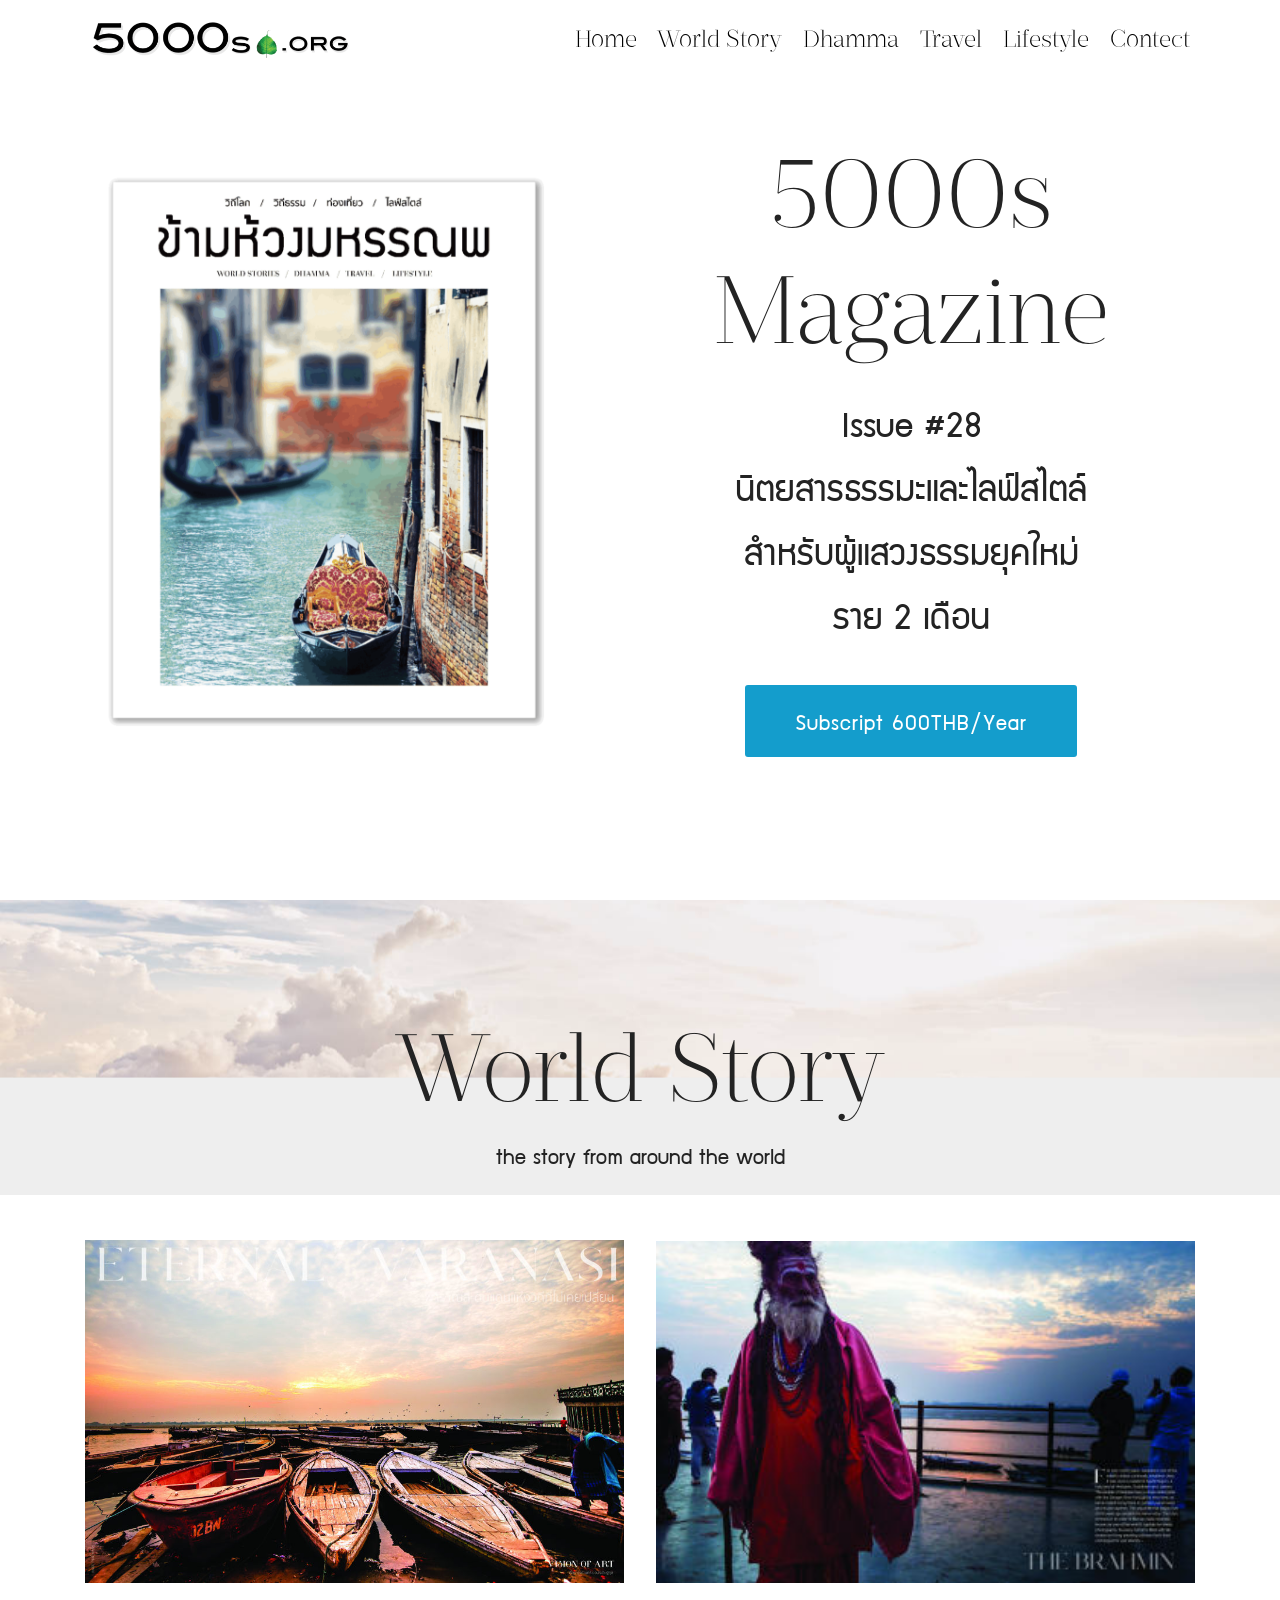
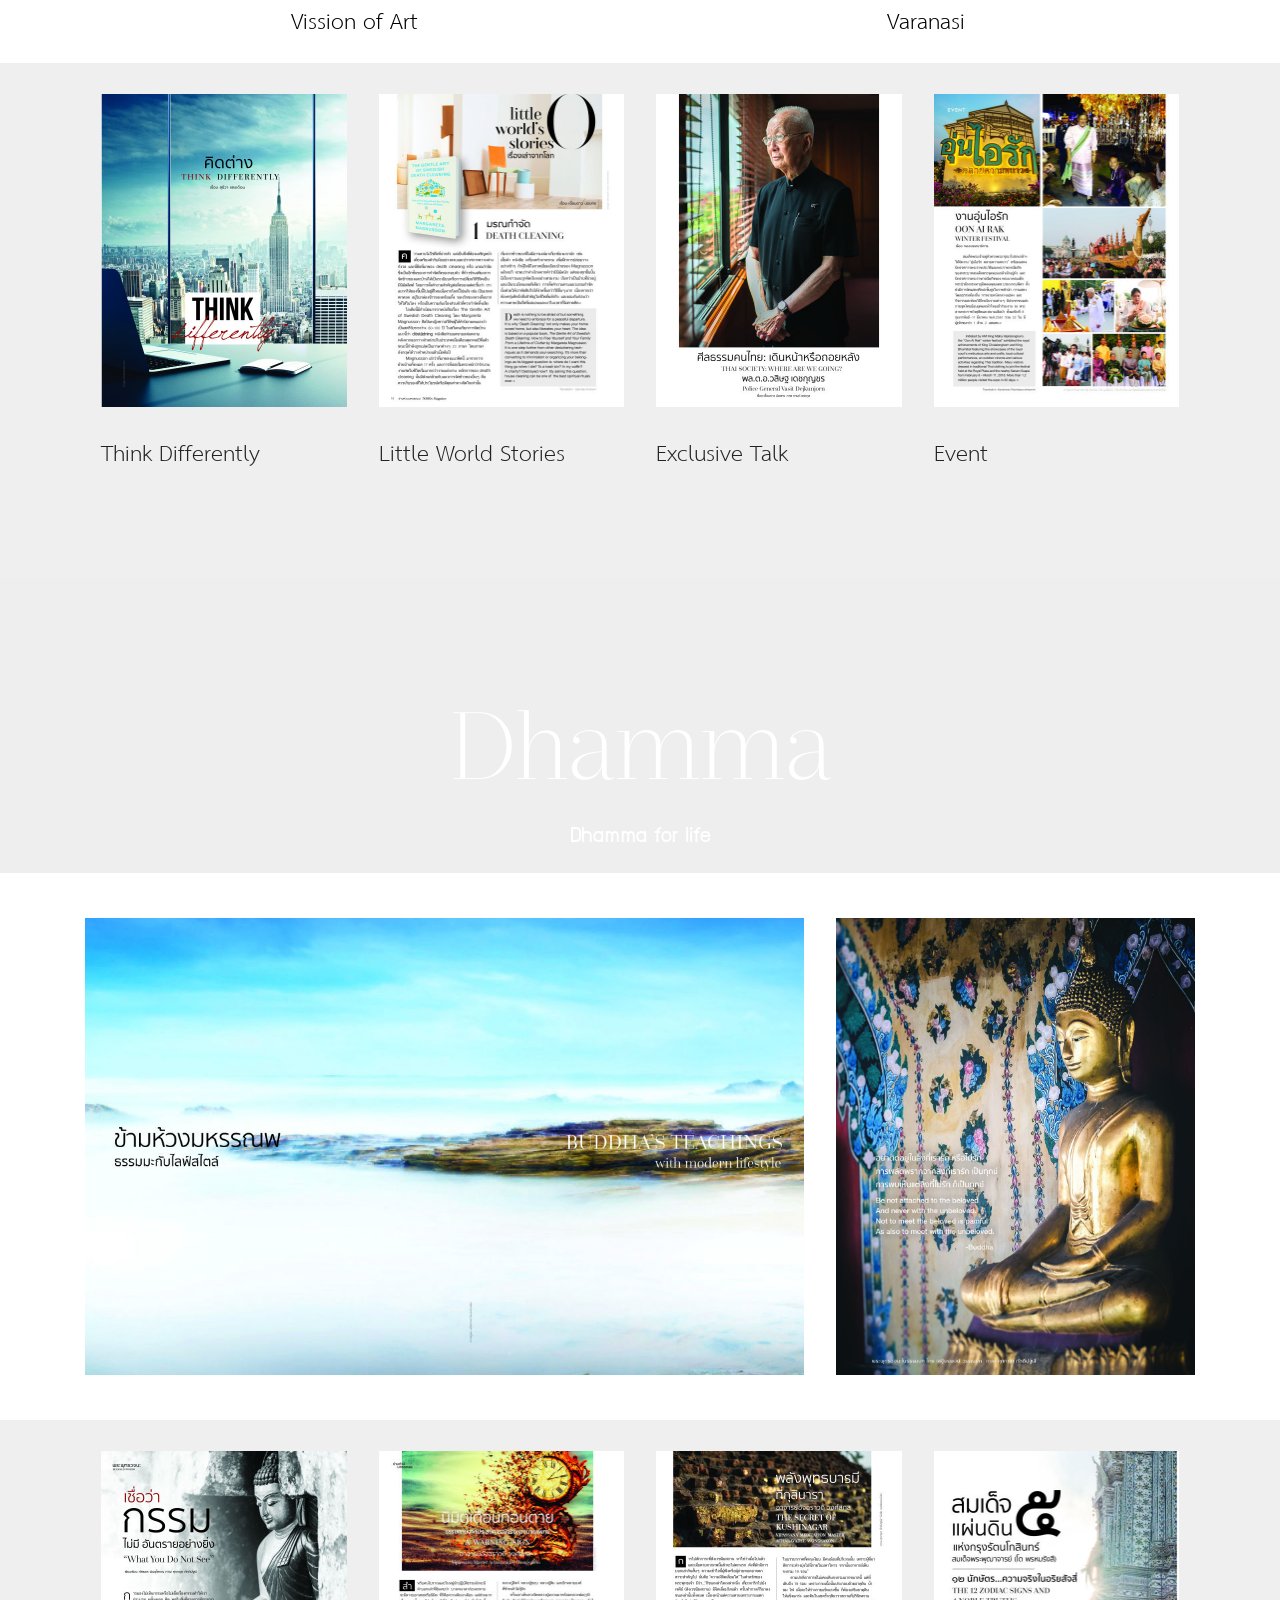
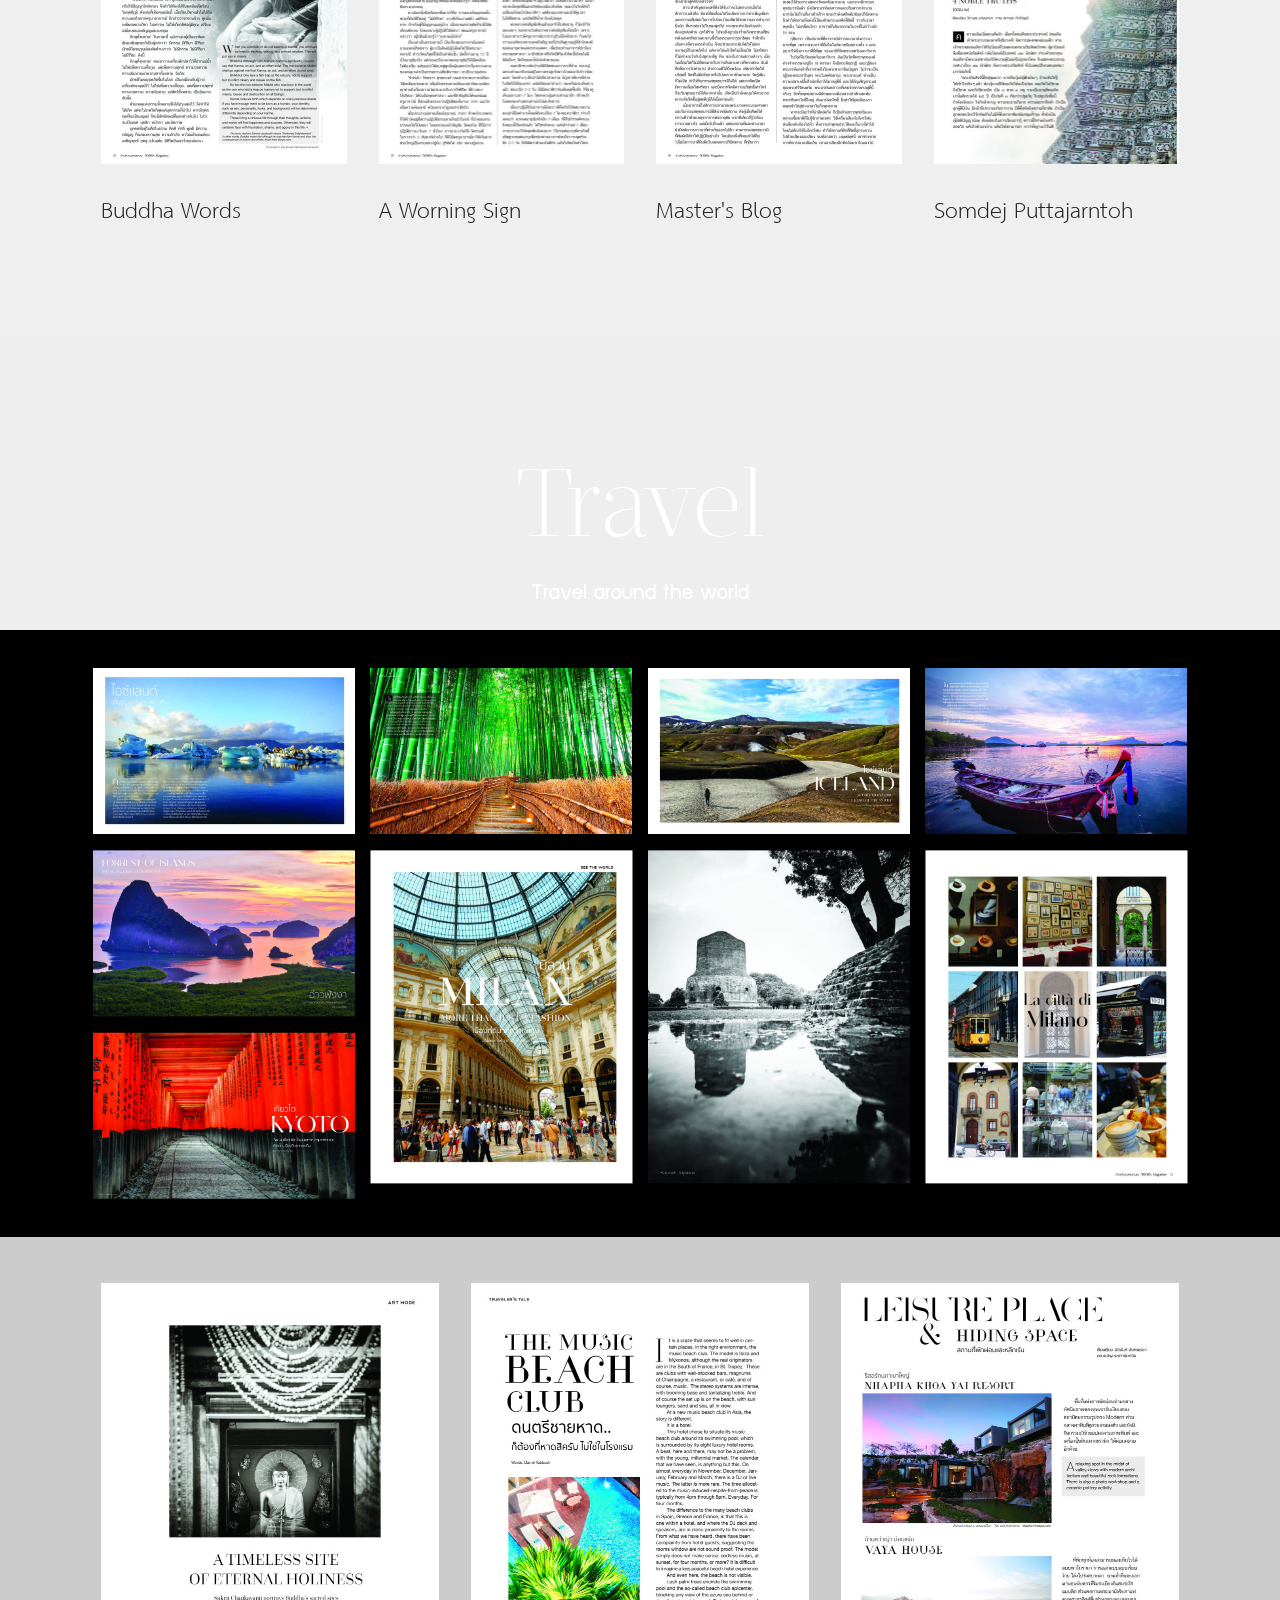
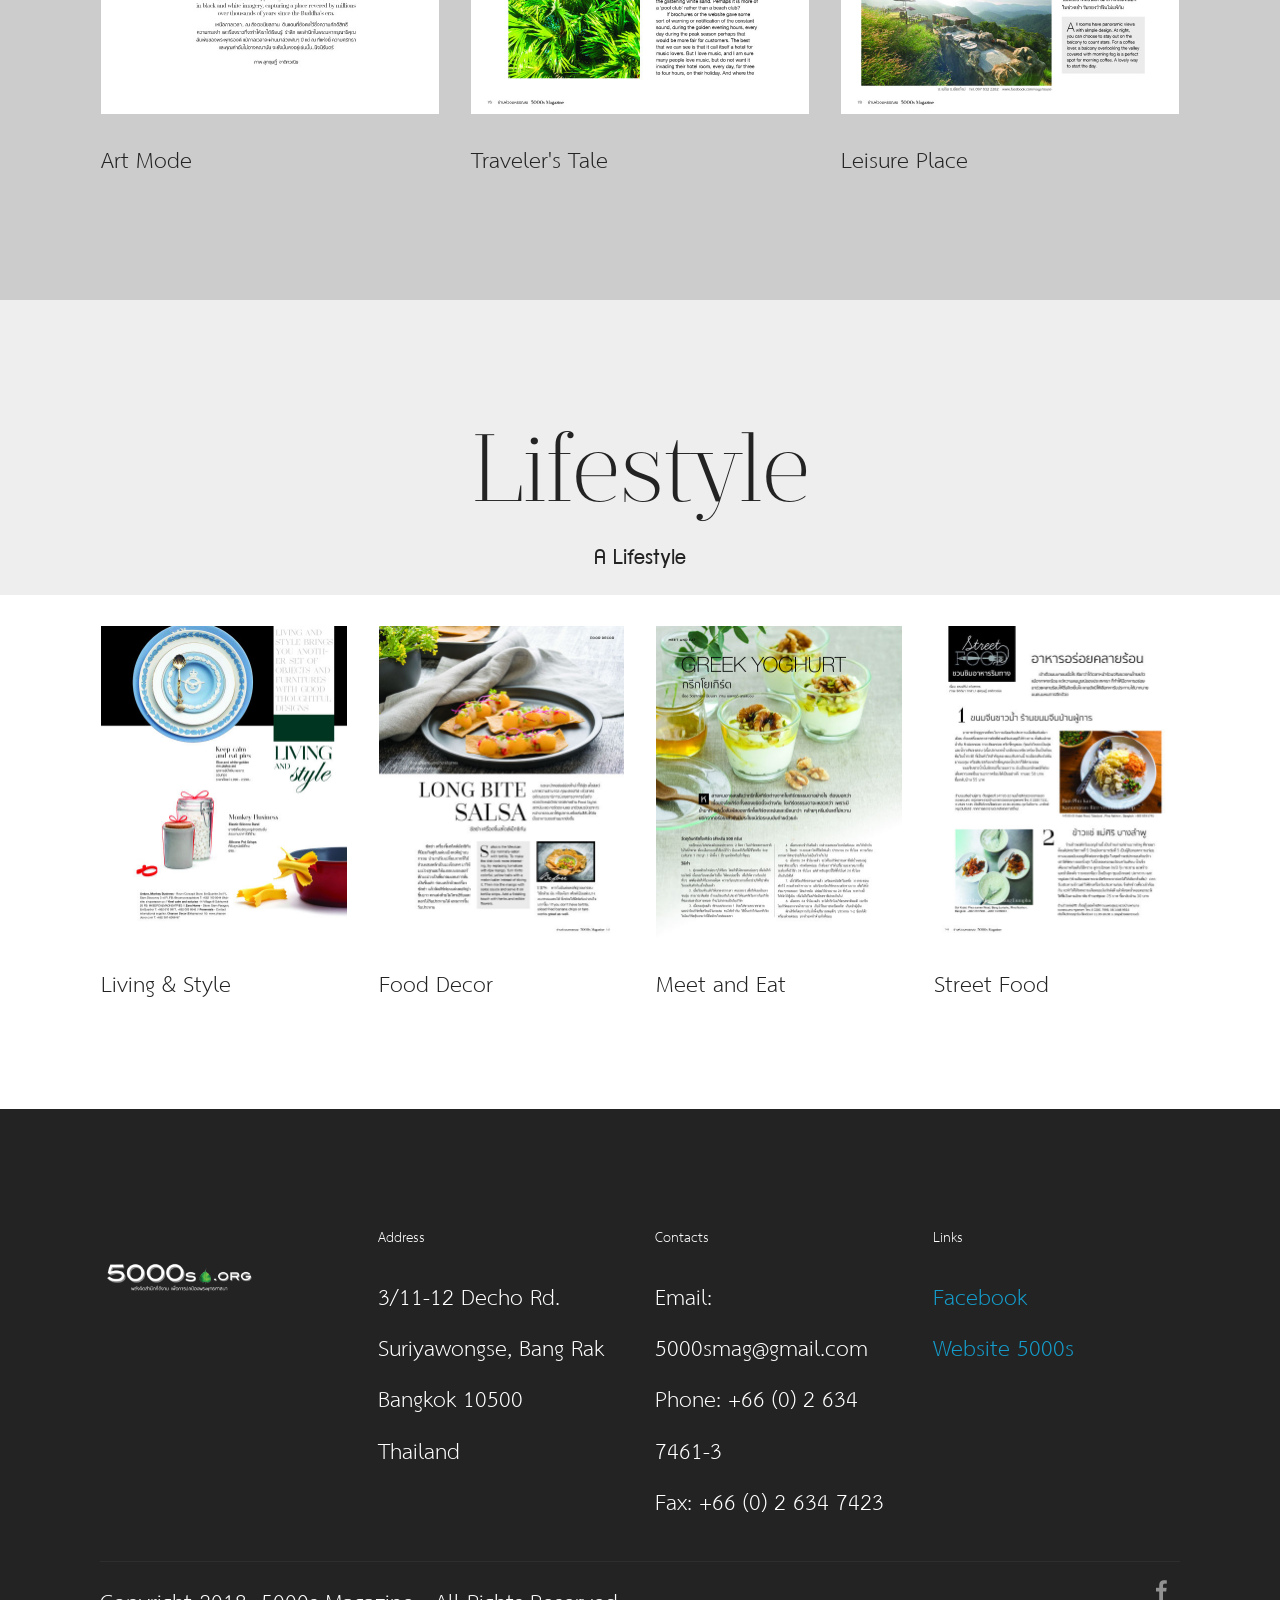
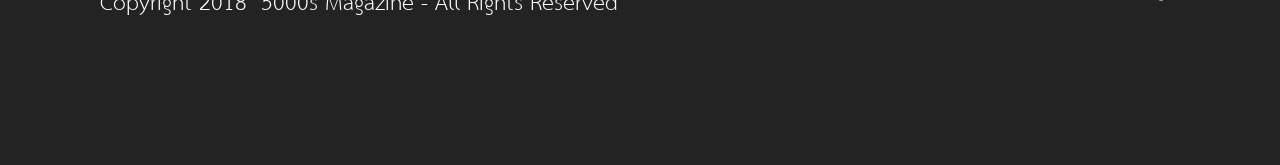
<file: index.html>
<!DOCTYPE html>
<html >
<head>
  <!-- Site made with Mobirise Website Builder v4.8.10, https://mobirise.com -->
  <meta charset="UTF-8">
  <meta http-equiv="X-UA-Compatible" content="IE=edge">
  <meta name="generator" content="Mobirise v4.8.10, mobirise.com">
  <meta name="viewport" content="width=device-width, initial-scale=1, minimum-scale=1">
  <link rel="shortcut icon" href="assets/images/5000s-mag-cover-logo-2-544x118.png" type="image/x-icon">
  <meta name="description" content="">
  <title>Home</title>
  <link rel="stylesheet" href="assets/web/assets/mobirise-icons/mobirise-icons.css">
  <link rel="stylesheet" href="assets/tether/tether.min.css">
  <link rel="stylesheet" href="assets/bootstrap/css/bootstrap.min.css">
  <link rel="stylesheet" href="assets/bootstrap/css/bootstrap-grid.min.css">
  <link rel="stylesheet" href="assets/bootstrap/css/bootstrap-reboot.min.css">
  <link rel="stylesheet" href="assets/dropdown/css/style.css">
  <link rel="stylesheet" href="assets/socicon/css/styles.css">
  <link rel="stylesheet" href="assets/theme/css/style.css">
  <link rel="stylesheet" href="assets/gallery/style.css">
  <link href="assets/fonts/style.css" rel="stylesheet">
  <link rel="stylesheet" href="assets/mobirise/css/mbr-additional.css" type="text/css">
  
  
  
</head>
<body>
  <section class="menu cid-qNN2FH0osT" once="menu" id="menu1-1x">

    

    <nav class="navbar navbar-expand beta-menu navbar-dropdown align-items-center navbar-fixed-top navbar-toggleable-sm bg-color transparent">
        <button class="navbar-toggler navbar-toggler-right" type="button" data-toggle="collapse" data-target="#navbarSupportedContent" aria-controls="navbarSupportedContent" aria-expanded="false" aria-label="Toggle navigation">
            <div class="hamburger">
                <span></span>
                <span></span>
                <span></span>
                <span></span>
            </div>
        </button>
        <div class="menu-logo">
            <div class="navbar-brand">
                <span class="navbar-logo">
                    <a href="https://mobirise.com">
                         <img src="assets/images/5000s-mag-cover-logo-2-544x118.png" alt="Mobirise" title="" style="height: 3.8rem;">
                    </a>
                </span>
                
            </div>
        </div>
        <div class="collapse navbar-collapse" id="navbarSupportedContent">
            <ul class="navbar-nav nav-dropdown nav-right" data-app-modern-menu="true"><li class="nav-item">
                    <a class="nav-link link text-black display-4" href="#top">
                        
                        Home
                    </a>
                </li>
                <li class="nav-item">
                    <a class="nav-link link text-black display-4" href="index.html#content5-17">
                        
                        World Story
                    </a>
                </li><li class="nav-item"><a class="nav-link link text-black display-4" href="index.html#content5-1m">
                        
                         Dhamma
                    </a></li><li class="nav-item"><a class="nav-link link text-black display-4" href="index.html#content5-1p">
                        
                        Travel
                    </a></li><li class="nav-item"><a class="nav-link link text-black display-4" href="index.html#content5-1s">
                        
                        Lifestyle
                    </a></li><li class="nav-item"><a class="nav-link link text-black display-4" href="#bottom">
                        
                        Contect</a></li></ul>
            
        </div>
    </nav>
</section>

<section class="engine"><a href="https://mobirise.info/g">how to build a website for free</a></section><section class="header3 cid-qNLzNnVU7j mbr-fullscreen" id="header3-12">

    

    

    <div class="container">
        <div class="media-container-row">
            <div class="mbr-figure" style="width: 90%;">
                <img src="assets/images/issue23-cover-th-1014x1257.png" alt="Mobirise" title="">
            </div>

            <div class="media-content">
                <h1 class="mbr-section-title mbr-white pb-3 mbr-fonts-style display-1">5000s Magazine<br></h1>
                
                <div class="mbr-section-text mbr-white pb-3 ">
                    <p class="mbr-text mbr-fonts-style display-2">
                        Issue #28<br>นิตยสารธรรมะและไลฟ์สไตล์<br>สำหรับผู้แสวงธรรมยุคใหม่<br>ราย 2 เดือน
                    </p>
                </div>
                <div class="mbr-section-btn"><a class="btn btn-md btn-primary display-5" href="assets/files/Subscript-31-Mar-2018.pdf" target="_blank">Subscript 600THB/Year</a></div>
            </div>
        </div>
    </div>

</section>

<section class="mbr-section content5 cid-qNLHDVLl8t mbr-parallax-background" id="content5-17">

    

    <div class="mbr-overlay" style="opacity: 0; background-color: rgb(35, 35, 35);">
    </div>

    <div class="container">
        <div class="media-container-row">
            <div class="title col-12 col-md-8">
                <h2 class="align-center mbr-bold mbr-white pb-3 mbr-fonts-style display-1"><span style="font-weight: normal;">World Story</span></h2>
                <h3 class="mbr-section-subtitle align-center mbr-light mbr-white pb-3 mbr-fonts-style display-5">
                    the story from around the world</h3>
                
                
            </div>
        </div>
    </div>
</section>

<section class="cid-qNQLtwNVXv" id="content13-28">
    
    <div class="container">
            <div class="media-container-row" style="width: 100%;">
                <div class="img-item item1" style="width: 103%;">
                    <a href="WorldStory.html#features11-1k"><img src="assets/images/mag24-page-20-924x588.jpg" alt="" title=""></a>
                    <div class="img-caption">
                        <p class="mbr-fonts-style align-center mbr-black display-7">
                            Vission of Art</p>
                    </div>
                </div>
                <div class="img-item">
                    <a href="WorldStory.html#image2-2h"><img src="assets/images/mag24-page-22-354x225.jpg" alt="" title=""></a>
                    <div class="img-caption">
                        <p class="mbr-fonts-style align-center mbr-black display-7">Varanasi </p>
                    </div>
                </div>
            </div>
    </div>
</section>

<section class="features2 cid-qNLX4I4PMG" id="features2-1h">

    

    
    
    <div class="container">
        <div class="media-container-row">
            <div class="card p-3 col-12 col-md-6 col-lg-3">
                <div class="card-wrapper">
                    <div class="card-img">
                        <img src="assets/images/mag24-page-35-492x626.jpg" alt="Mobirise" title="">
                    </div>
                    <div class="card-box">
                        <h4 class="card-title pb-3 mbr-fonts-style display-7">Think Differently</h4>
                        
                    </div>
                </div>
            </div>

            <div class="card p-3 col-12 col-md-6 col-lg-3">
                <div class="card-wrapper">
                    <div class="card-img">
                        <img src="assets/images/mag24-page-16-492x626.jpg" alt="Mobirise" title="">
                    </div>
                    <div class="card-box ">
                        <h4 class="card-title pb-3 mbr-fonts-style display-7">Little World Stories</h4>
                        
                    </div>
                </div>
            </div>

            <div class="card p-3 col-12 col-md-6 col-lg-3">
                <div class="card-wrapper">
                    <div class="card-img">
                        <img src="assets/images/mag24-page-103-492x626.jpg" alt="Mobirise" title="">
                    </div>
                    <div class="card-box">
                        <h4 class="card-title pb-3 mbr-fonts-style display-7">Exclusive Talk</h4>
                        
                    </div>
                </div>
            </div>

            <div class="card p-3 col-12 col-md-6 col-lg-3">
                <div class="card-wrapper">
                    <div class="card-img">
                        <img src="assets/images/mag24-page-14-492x626.jpg" alt="Mobirise" title="">
                    </div>
                    <div class="card-box">
                        <h4 class="card-title pb-3 mbr-fonts-style display-7">
                            Event</h4>
                        
                    </div>
                </div>
            </div>
        </div>
    </div>
</section>

<section class="mbr-section content5 cid-qNLZwaHngD mbr-parallax-background" id="content5-1m">

    

    <div class="mbr-overlay" style="opacity: 0; background-color: rgb(35, 35, 35);">
    </div>

    <div class="container">
        <div class="media-container-row">
            <div class="title col-12 col-md-8">
                <h2 class="align-center mbr-bold mbr-white pb-3 mbr-fonts-style display-1"><span style="font-weight: normal;">Dhamma</span></h2>
                <h3 class="mbr-section-subtitle align-center mbr-light mbr-white pb-3 mbr-fonts-style display-5">
                    Dhamma for life</h3>
                
                
            </div>
        </div>
    </div>
</section>

<section class="cid-qNQOlqYWqW" id="content13-29">
    
    <div class="container">
            <div class="media-container-row" style="width: 100%;">
                <div class="img-item item1" style="width: 203%;">
                    <a href="page2.html#image2-2i"><img src="assets/images/mag24-page-41-1078x686.jpg" alt="" title=""></a>
                    
                </div>
                <div class="img-item">
                    <img src="assets/images/mag24-page-79-1078x1372.jpg" alt="" title="">
                    
                </div>
            </div>
    </div>
</section>

<section class="features2 cid-qNM4G6bDIF" id="features2-1o">

    

    
    
    <div class="container">
        <div class="media-container-row">
            <div class="card p-3 col-12 col-md-6 col-lg-3">
                <div class="card-wrapper">
                    <div class="card-img">
                        <a href="page2.html#features11-2d"><img src="assets/images/mag24-page-28-492x626.jpg" alt="Mobirise" title=""></a>
                    </div>
                    <div class="card-box">
                        <h4 class="card-title pb-3 mbr-fonts-style display-7">
                            Buddha Words</h4>
                        
                    </div>
                </div>
            </div>

            <div class="card p-3 col-12 col-md-6 col-lg-3">
                <div class="card-wrapper">
                    <div class="card-img">
                        <a href="page2.html#features11-2e"><img src="assets/images/mag24-page-82-492x626.jpg" alt="Mobirise" title=""></a>
                    </div>
                    <div class="card-box ">
                        <h4 class="card-title pb-3 mbr-fonts-style display-7">A Worning Sign</h4>
                        
                    </div>
                </div>
            </div>

            <div class="card p-3 col-12 col-md-6 col-lg-3">
                <div class="card-wrapper">
                    <div class="card-img">
                        <a href="page2.html#features11-26"><img src="assets/images/mag24-page-90-492x626.jpg" alt="Mobirise" title=""></a>
                    </div>
                    <div class="card-box">
                        <h4 class="card-title pb-3 mbr-fonts-style display-7">Master's Blog</h4>
                        
                    </div>
                </div>
            </div>

            <div class="card p-3 col-12 col-md-6 col-lg-3">
                <div class="card-wrapper">
                    <div class="card-img">
                        <a href="page2.html#features11-2f"><img src="assets/images/mag24-page-84-492x626.jpg" alt="Mobirise" title=""></a>
                    </div>
                    <div class="card-box">
                        <h4 class="card-title pb-3 mbr-fonts-style display-7">Somdej Puttajarntoh</h4>
                        
                    </div>
                </div>
            </div>
        </div>
    </div>
</section>

<section class="mbr-section content5 cid-qNM5664tad mbr-parallax-background" id="content5-1p">

    

    <div class="mbr-overlay" style="opacity: 0; background-color: rgb(35, 35, 35);">
    </div>

    <div class="container">
        <div class="media-container-row">
            <div class="title col-12 col-md-8">
                <h2 class="align-center mbr-bold mbr-white pb-3 mbr-fonts-style display-1"><span style="font-weight: normal;">Travel</span></h2>
                <h3 class="mbr-section-subtitle align-center mbr-light mbr-white pb-3 mbr-fonts-style display-5">
                    Travel around the world</h3>
                
                
            </div>
        </div>
    </div>
</section>

<section class="mbr-gallery mbr-slider-carousel cid-qNNcuP7NPp" id="gallery3-22">

    

    <div class="container">
        <div><!-- Filter --><!-- Gallery --><div class="mbr-gallery-row"><div class="mbr-gallery-layout-default"><div><div><div class="mbr-gallery-item mbr-gallery-item--p1" data-video-url="false" data-tags="Responsive"><div href="#lb-gallery3-22" data-slide-to="0" data-toggle="modal"><img src="assets/images/mag24-page-25-2000x1273-800x509.jpg" alt=""><span class="icon-focus"></span></div></div><div class="mbr-gallery-item mbr-gallery-item--p1" data-video-url="false" data-tags="Animated"><div href="#lb-gallery3-22" data-slide-to="1" data-toggle="modal"><img src="assets/images/mag24-page-29-2000x1273-800x509.jpg" alt=""><span class="icon-focus"></span></div></div><div class="mbr-gallery-item mbr-gallery-item--p1" data-video-url="false" data-tags="Awesome"><div href="#lb-gallery3-22" data-slide-to="2" data-toggle="modal"><img src="assets/images/mag24-page-24-2000x1273-800x509.jpg" alt=""><span class="icon-focus"></span></div></div><div class="mbr-gallery-item mbr-gallery-item--p1" data-video-url="false" data-tags="Awesome"><div href="#lb-gallery3-22" data-slide-to="3" data-toggle="modal"><img src="assets/images/mag24-page-33-2000x1273-800x509.jpg" alt=""><span class="icon-focus"></span></div></div><div class="mbr-gallery-item mbr-gallery-item--p1" data-video-url="false" data-tags="Animated"><div href="#lb-gallery3-22" data-slide-to="4" data-toggle="modal"><img src="assets/images/mag24-page-32-2000x1273-800x509.jpg" alt=""><span class="icon-focus"></span></div></div><div class="mbr-gallery-item mbr-gallery-item--p1" data-video-url="false" data-tags="Awesome"><div href="#lb-gallery3-22" data-slide-to="5" data-toggle="modal"><img src="assets/images/mag24-page-71-2000x2546-800x1018.jpg" alt=""><span class="icon-focus"></span></div></div><div class="mbr-gallery-item mbr-gallery-item--p1" data-video-url="false" data-tags="Animated"><div href="#lb-gallery3-22" data-slide-to="6" data-toggle="modal"><img src="assets/images/mag24-page-130-2000x2546-800x1018.jpg" alt=""><span class="icon-focus"></span></div></div><div class="mbr-gallery-item mbr-gallery-item--p1" data-video-url="false" data-tags="Awesome"><div href="#lb-gallery3-22" data-slide-to="7" data-toggle="modal"><img src="assets/images/mag24-page-73-2000x2546-800x1018.jpg" alt=""><span class="icon-focus"></span></div></div><div class="mbr-gallery-item mbr-gallery-item--p1" data-video-url="false" data-tags="Creative"><div href="#lb-gallery3-22" data-slide-to="8" data-toggle="modal"><img src="assets/images/mag24-page-28-2000x1273-800x509.jpg" alt=""><span class="icon-focus"></span></div></div></div></div><div class="clearfix"></div></div></div><!-- Lightbox --><div data-app-prevent-settings="" class="mbr-slider modal fade carousel slide" tabindex="-1" data-keyboard="true" data-interval="false" id="lb-gallery3-22"><div class="modal-dialog"><div class="modal-content"><div class="modal-body"><div class="carousel-inner"><div class="carousel-item"><img src="assets/images/mag24-page-25-2000x1273.jpg" alt=""></div><div class="carousel-item"><img src="assets/images/mag24-page-29-2000x1273.jpg" alt=""></div><div class="carousel-item"><img src="assets/images/mag24-page-24-2000x1273.jpg" alt=""></div><div class="carousel-item"><img src="assets/images/mag24-page-33-2000x1273.jpg" alt=""></div><div class="carousel-item"><img src="assets/images/mag24-page-32-2000x1273.jpg" alt=""></div><div class="carousel-item"><img src="assets/images/mag24-page-71-2000x2546.jpg" alt=""></div><div class="carousel-item"><img src="assets/images/mag24-page-130-2000x2546.jpg" alt=""></div><div class="carousel-item"><img src="assets/images/mag24-page-73-2000x2546.jpg" alt=""></div><div class="carousel-item active"><img src="assets/images/mag24-page-28-2000x1273.jpg" alt=""></div></div><a class="carousel-control carousel-control-prev" role="button" data-slide="prev" href="#lb-gallery3-22"><span class="mbri-left mbr-iconfont" aria-hidden="true"></span><span class="sr-only">Previous</span></a><a class="carousel-control carousel-control-next" role="button" data-slide="next" href="#lb-gallery3-22"><span class="mbri-right mbr-iconfont" aria-hidden="true"></span><span class="sr-only">Next</span></a><a class="close" href="#" role="button" data-dismiss="modal"><span class="sr-only">Close</span></a></div></div></div></div></div>
    </div>

</section>

<section class="features2 cid-qNM5gHMpTZ" id="features2-1q">

    

    
    
    <div class="container">
        <div class="media-container-row">
            <div class="card p-3 col-12 col-md-6 col-lg-4">
                <div class="card-wrapper">
                    <div class="card-img">
                        <img src="assets/images/mag24-page-127-676x861.jpg" alt="Mobirise" title="">
                    </div>
                    <div class="card-box">
                        <h4 class="card-title pb-3 mbr-fonts-style display-7">
                            Art Mode</h4>
                        
                    </div>
                </div>
            </div>

            <div class="card p-3 col-12 col-md-6 col-lg-4">
                <div class="card-wrapper">
                    <div class="card-img">
                        <img src="assets/images/mag24-page-76-676x861.jpg" alt="Mobirise" title="">
                    </div>
                    <div class="card-box ">
                        <h4 class="card-title pb-3 mbr-fonts-style display-7">Traveler's Tale</h4>
                        
                    </div>
                </div>
            </div>

            <div class="card p-3 col-12 col-md-6 col-lg-4">
                <div class="card-wrapper">
                    <div class="card-img">
                        <img src="assets/images/mag24-page-78-676x861.jpg" alt="Mobirise" title="">
                    </div>
                    <div class="card-box">
                        <h4 class="card-title pb-3 mbr-fonts-style display-7">Leisure Place</h4>
                        
                    </div>
                </div>
            </div>

            
        </div>
    </div>
</section>

<section class="mbr-section content5 cid-qNM6ngC97N mbr-parallax-background" id="content5-1s">

    

    <div class="mbr-overlay" style="opacity: 0; background-color: rgb(35, 35, 35);">
    </div>

    <div class="container">
        <div class="media-container-row">
            <div class="title col-12 col-md-8">
                <h2 class="align-center mbr-bold mbr-white pb-3 mbr-fonts-style display-1"><span style="font-weight: normal;">Lifestyle</span></h2>
                <h3 class="mbr-section-subtitle align-center mbr-light mbr-white pb-3 mbr-fonts-style display-5">A Lifestyle</h3>
                
                
            </div>
        </div>
    </div>
</section>

<section class="features2 cid-qNR1ZVecio" id="features2-2b">

    

    
    
    <div class="container">
        <div class="media-container-row">
            <div class="card p-3 col-12 col-md-6 col-lg-3">
                <div class="card-wrapper">
                    <div class="card-img">
                        <img src="assets/images/mag24-page-135-492x626.jpg" alt="Mobirise" title="">
                    </div>
                    <div class="card-box">
                        <h4 class="card-title pb-3 mbr-fonts-style display-7">
                            Living &amp; Style</h4>
                        
                    </div>
                </div>
            </div>

            <div class="card p-3 col-12 col-md-6 col-lg-3">
                <div class="card-wrapper">
                    <div class="card-img">
                        <img src="assets/images/mag24-page-141-492x626.jpg" alt="Mobirise" title="">
                    </div>
                    <div class="card-box ">
                        <h4 class="card-title pb-3 mbr-fonts-style display-7">Food Decor</h4>
                        
                    </div>
                </div>
            </div>

            <div class="card p-3 col-12 col-md-6 col-lg-3">
                <div class="card-wrapper">
                    <div class="card-img">
                        <img src="assets/images/mag24-page-152-492x626.jpg" alt="Mobirise" title="">
                    </div>
                    <div class="card-box">
                        <h4 class="card-title pb-3 mbr-fonts-style display-7">Meet and Eat</h4>
                        
                    </div>
                </div>
            </div>

            <div class="card p-3 col-12 col-md-6 col-lg-3">
                <div class="card-wrapper">
                    <div class="card-img">
                        <img src="assets/images/mag24-page-144-492x626.jpg" alt="Mobirise" title="">
                    </div>
                    <div class="card-box">
                        <h4 class="card-title pb-3 mbr-fonts-style display-7">
                            Street Food</h4>
                        
                    </div>
                </div>
            </div>
        </div>
    </div>
</section>

<section class="cid-qNM8a87aNC" id="footer1-1w">

    

    

    <div class="container">
        <div class="media-container-row content text-white">
            <div class="col-12 col-md-3">
                <div class="media-wrap">
                    <a href="https://mobirise.com/">
                        <img src="assets/images/5000s-mag-cover-logo-1-242x147.png" alt="Mobirise" title="">
                    </a>
                </div>
            </div>
            <div class="col-12 col-md-3 mbr-fonts-style display-7">
                <h5 class="pb-3">
                    Address
                </h5>
                <p class="mbr-text">3/11-12 Decho Rd. <br>Suriyawongse,&nbsp;Bang Rak<br>Bangkok 10500<br>Thailand</p>
            </div>
            <div class="col-12 col-md-3 mbr-fonts-style display-7">
                <h5 class="pb-3">
                    Contacts
                </h5>
                <p class="mbr-text">
                    Email: 5000smag@gmail.com
                    <br>Phone: +66 (0) 2 634 7461-3 &nbsp;&nbsp;<br>Fax: +66 (0) 2 634 7423</p>
            </div>
            <div class="col-12 col-md-3 mbr-fonts-style display-7">
                <h5 class="pb-3">
                    Links
                </h5>
                <p class="mbr-text"><a href="https://www.facebook.com/5000sMagazine" target="_blank">Facebook</a><br><a href="https://www.5000s.org/" target="_blank">Website 5000s</a></p>
            </div>
        </div>
        <div class="footer-lower">
            <div class="media-container-row">
                <div class="col-sm-12">
                    <hr>
                </div>
            </div>
            <div class="media-container-row mbr-white">
                <div class="col-sm-6 copyright">
                    <p class="mbr-text mbr-fonts-style display-7">Copyright 2018 &nbsp;5000s Magazine - All Rights Reserved
                    </p>
                </div>
                <div class="col-md-6">
                    <div class="social-list align-right">
                        <div class="soc-item">
                            <a href="https://www.facebook.com/5000sMagazine/" target="_blank">
                                <span class="mbr-iconfont mbr-iconfont-social socicon-facebook socicon"></span>
                            </a>
                        </div>
                        
                        
                        
                        
                        
                    </div>
                </div>
            </div>
        </div>
    </div>
</section>


  <script src="assets/web/assets/jquery/jquery.min.js"></script>
  <script src="assets/popper/popper.min.js"></script>
  <script src="assets/tether/tether.min.js"></script>
  <script src="assets/bootstrap/js/bootstrap.min.js"></script>
  <script src="assets/smoothscroll/smooth-scroll.js"></script>
  <script src="assets/dropdown/js/script.min.js"></script>
  <script src="assets/touchswipe/jquery.touch-swipe.min.js"></script>
  <script src="assets/masonry/masonry.pkgd.min.js"></script>
  <script src="assets/imagesloaded/imagesloaded.pkgd.min.js"></script>
  <script src="assets/bootstrapcarouselswipe/bootstrap-carousel-swipe.js"></script>
  <script src="assets/vimeoplayer/jquery.mb.vimeo_player.js"></script>
  <script src="assets/parallax/jarallax.min.js"></script>
  <script src="assets/theme/js/script.js"></script>
  <script src="assets/gallery/player.min.js"></script>
  <script src="assets/gallery/script.js"></script>
  <script src="assets/slidervideo/script.js"></script>
  
  
</body>
</html>
</file>
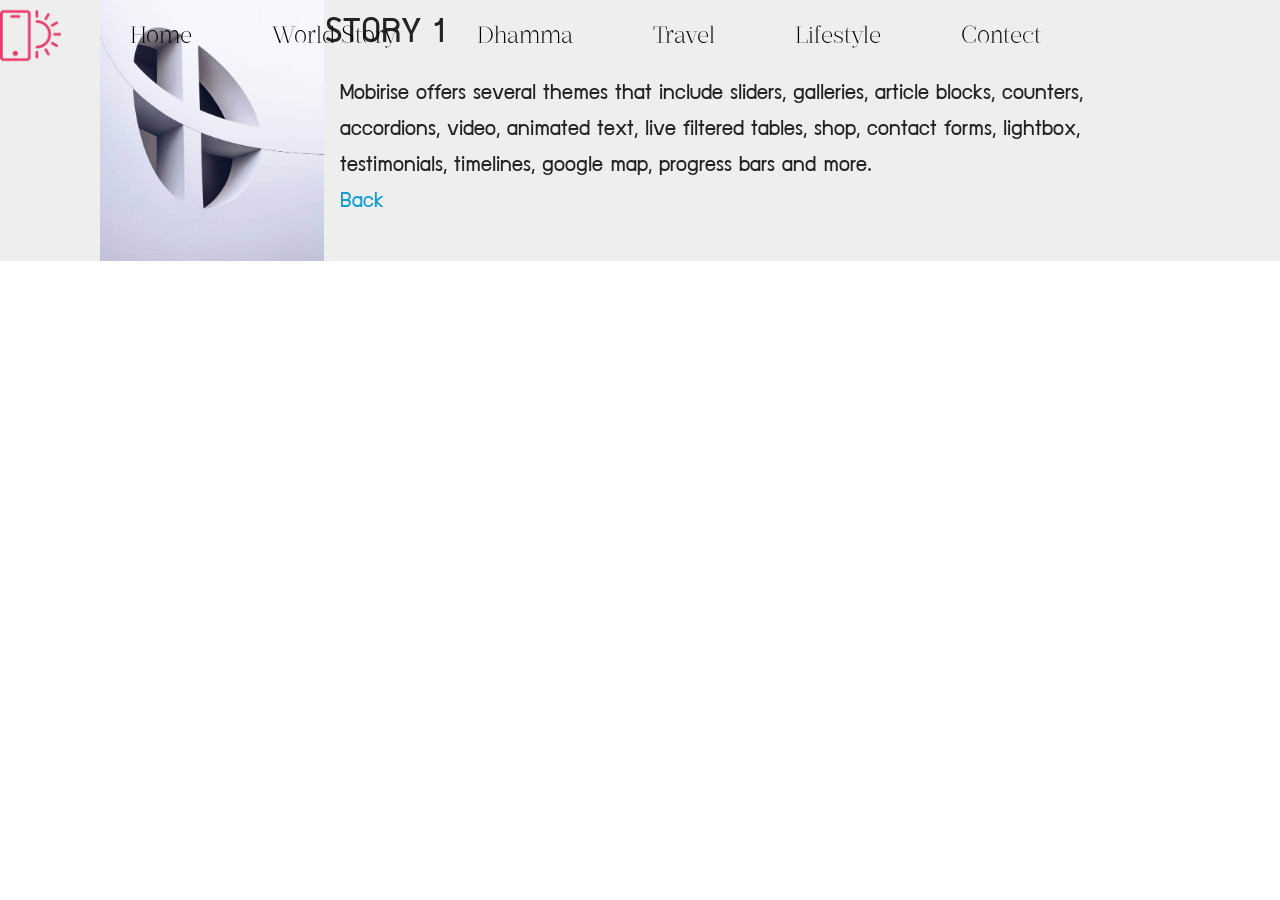
<file: page1.html>
<!DOCTYPE html>
<html >
<head>
  <!-- Site made with Mobirise Website Builder v4.6.7, https://mobirise.com -->
  <meta charset="UTF-8">
  <meta http-equiv="X-UA-Compatible" content="IE=edge">
  <meta name="generator" content="Mobirise v4.6.7, mobirise.com">
  <meta name="viewport" content="width=device-width, initial-scale=1, minimum-scale=1">
  <link rel="shortcut icon" href="assets/images/5000s-mag-cover-logo-2-544x118.png" type="image/x-icon">
  <meta name="description" content="Web Page Builder Description">
  <title>worldStory</title>
  <link rel="stylesheet" href="assets/web/assets/mobirise-icons/mobirise-icons.css">
  <link rel="stylesheet" href="assets/tether/tether.min.css">
  <link rel="stylesheet" href="assets/bootstrap/css/bootstrap.min.css">
  <link rel="stylesheet" href="assets/bootstrap/css/bootstrap-grid.min.css">
  <link rel="stylesheet" href="assets/bootstrap/css/bootstrap-reboot.min.css">
  <link rel="stylesheet" href="assets/dropdown/css/style.css">
  <link rel="stylesheet" href="assets/theme/css/style.css">
  <link href="assets/fonts/style.css" rel="stylesheet">
  <link rel="stylesheet" href="assets/mobirise/css/mbr-additional.css" type="text/css">
  
  
  
</head>
<body>
  <section class="menu cid-qNN61hWrGS" once="menu" id="menu1-1y">

    

    <nav class="navbar navbar-expand beta-menu navbar-dropdown align-items-center navbar-fixed-top navbar-toggleable-sm bg-color transparent">
        <button class="navbar-toggler navbar-toggler-right" type="button" data-toggle="collapse" data-target="#navbarSupportedContent" aria-controls="navbarSupportedContent" aria-expanded="false" aria-label="Toggle navigation">
            <div class="hamburger">
                <span></span>
                <span></span>
                <span></span>
                <span></span>
            </div>
        </button>
        <div class="menu-logo">
            <div class="navbar-brand">
                <span class="navbar-logo">
                    <a href="https://mobirise.com">
                         <img src="assets/images/logo2.png" alt="Mobirise" style="height: 3.8rem;">
                    </a>
                </span>
                
            </div>
        </div>
        <div class="collapse navbar-collapse" id="navbarSupportedContent">
            <ul class="navbar-nav nav-dropdown nav-right" data-app-modern-menu="true"><li class="nav-item">
                    <a class="nav-link link text-black display-4" href="#top">
                        
                        Home
                    </a>
                </li>
                <li class="nav-item">
                    <a class="nav-link link text-black display-4" href="index.html#content5-17">
                        
                        World Story
                    </a>
                </li><li class="nav-item"><a class="nav-link link text-black display-4" href="index.html#content5-1m">
                        
                         Dhamma
                    </a></li><li class="nav-item"><a class="nav-link link text-black display-4" href="index.html#content5-1p">
                        
                        Travel
                    </a></li><li class="nav-item"><a class="nav-link link text-black display-4" href="index.html#content5-1s">
                        
                        Lifestyle
                    </a></li><li class="nav-item"><a class="nav-link link text-black display-4" href="#bottom">
                        
                        Contect</a></li></ul>
            
        </div>
    </nav>
</section>

<section class="engine"><a href="https://mobirise.ws/n">mobile website maker app</a></section><section class="features11 cid-qNLY4zgQeU" id="features11-1k">

    

    

    <div class="container">   
        <div class="col-md-12">
            <div class="media-container-row">
                <div class="mbr-figure" style="width: 50%;">
                    <img src="assets/images/05.jpg" alt="Mobirise">
                </div>
                <div class=" align-left aside-content">
                    <h2 class="mbr-title pt-2 mbr-fonts-style display-2">
                        STORY 1</h2>
                    <div class="mbr-section-text">
                        
                    </div>

                    <div class="block-content">
                        <div class="card p-3 pr-3">
                            <div class="media">
                                     
                                <div class="media-body">
                                    
                                </div>
                            </div>                

                            <div class="card-box">
                                <p class="block-text mbr-fonts-style display-5">
                                   Mobirise offers several themes that include sliders, galleries, article blocks, counters, accordions, video, animated text, live filtered tables, shop, contact forms, lightbox, testimonials, timelines, google map, progress bars and more.<br><a href="index.html#features2-1h">Back</a> 
                                </p>
                            </div>
                        </div>

                        
                    </div>
                </div>
            </div>
        </div> 
    </div>          
</section>


  <script src="assets/web/assets/jquery/jquery.min.js"></script>
  <script src="assets/popper/popper.min.js"></script>
  <script src="assets/tether/tether.min.js"></script>
  <script src="assets/bootstrap/js/bootstrap.min.js"></script>
  <script src="assets/smoothscroll/smooth-scroll.js"></script>
  <script src="assets/dropdown/js/script.min.js"></script>
  <script src="assets/touchswipe/jquery.touch-swipe.min.js"></script>
  <script src="assets/theme/js/script.js"></script>
  
  
</body>
</html>
</file>
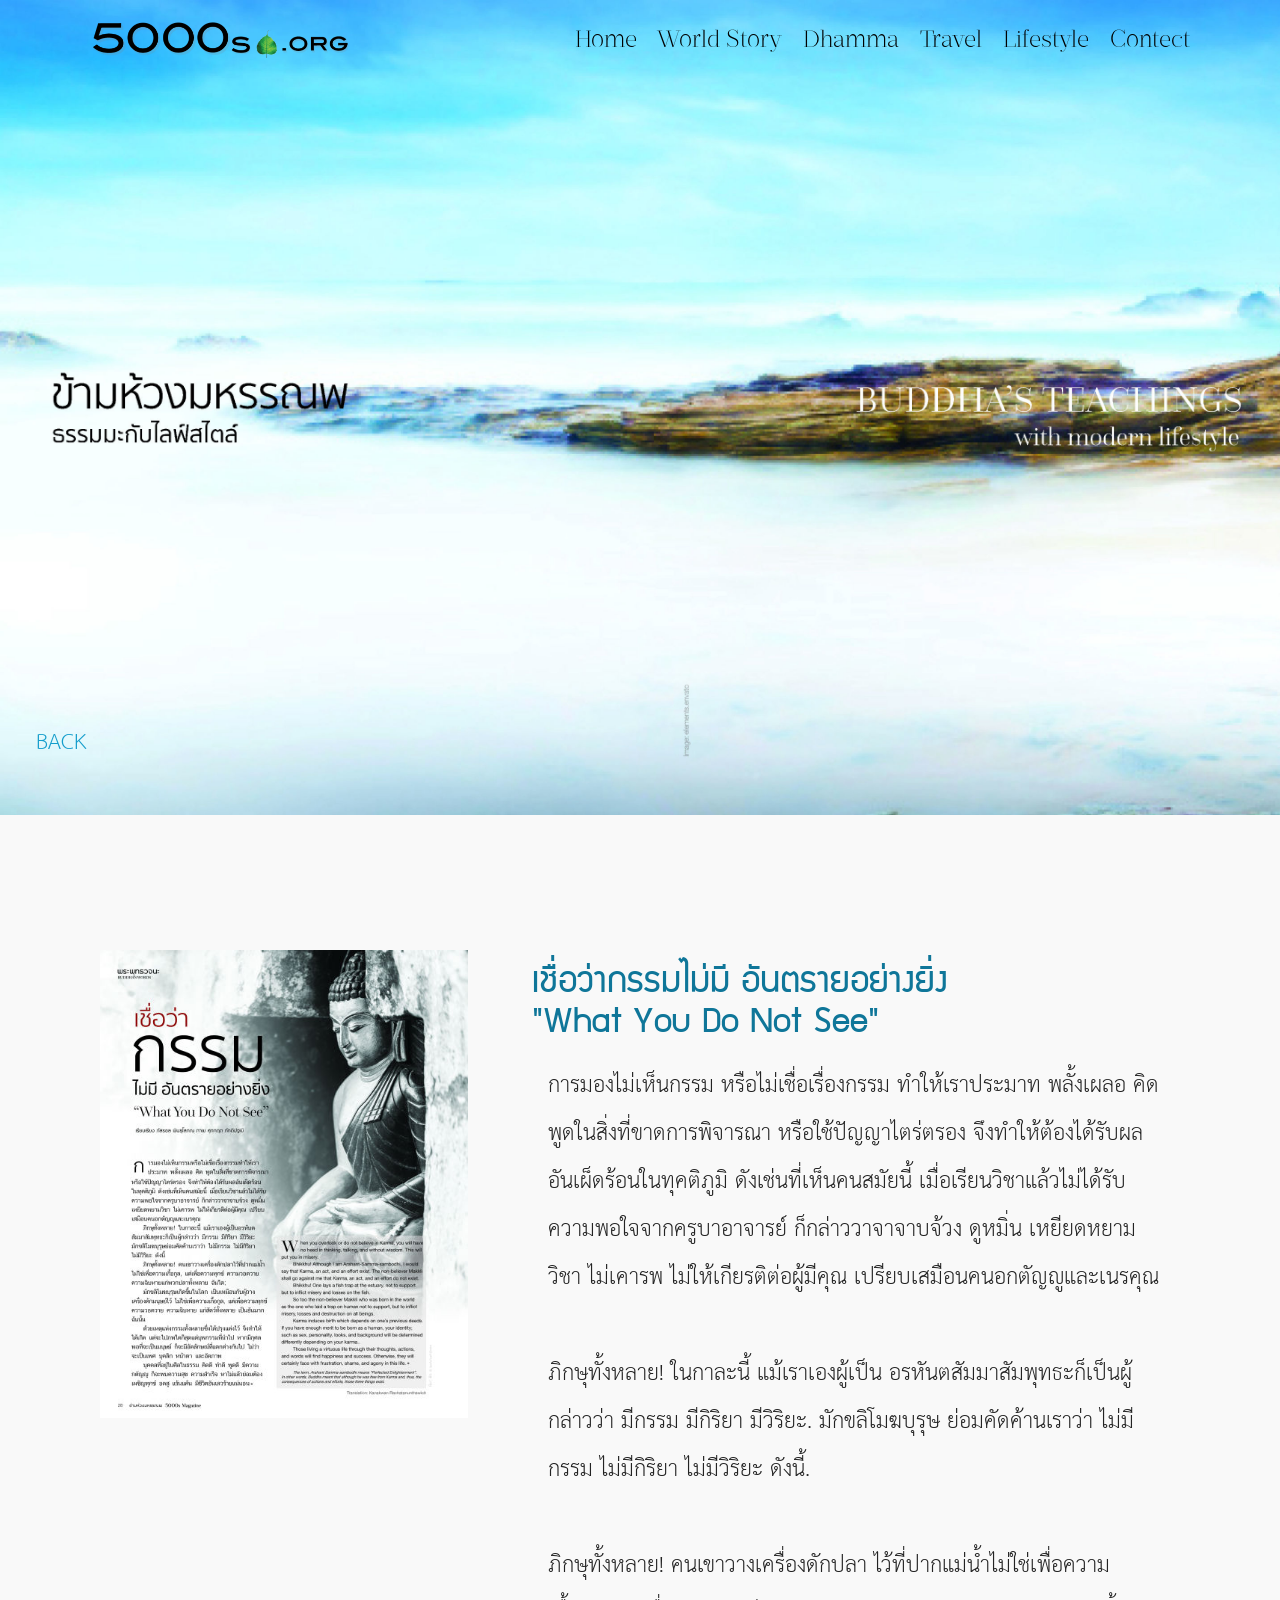
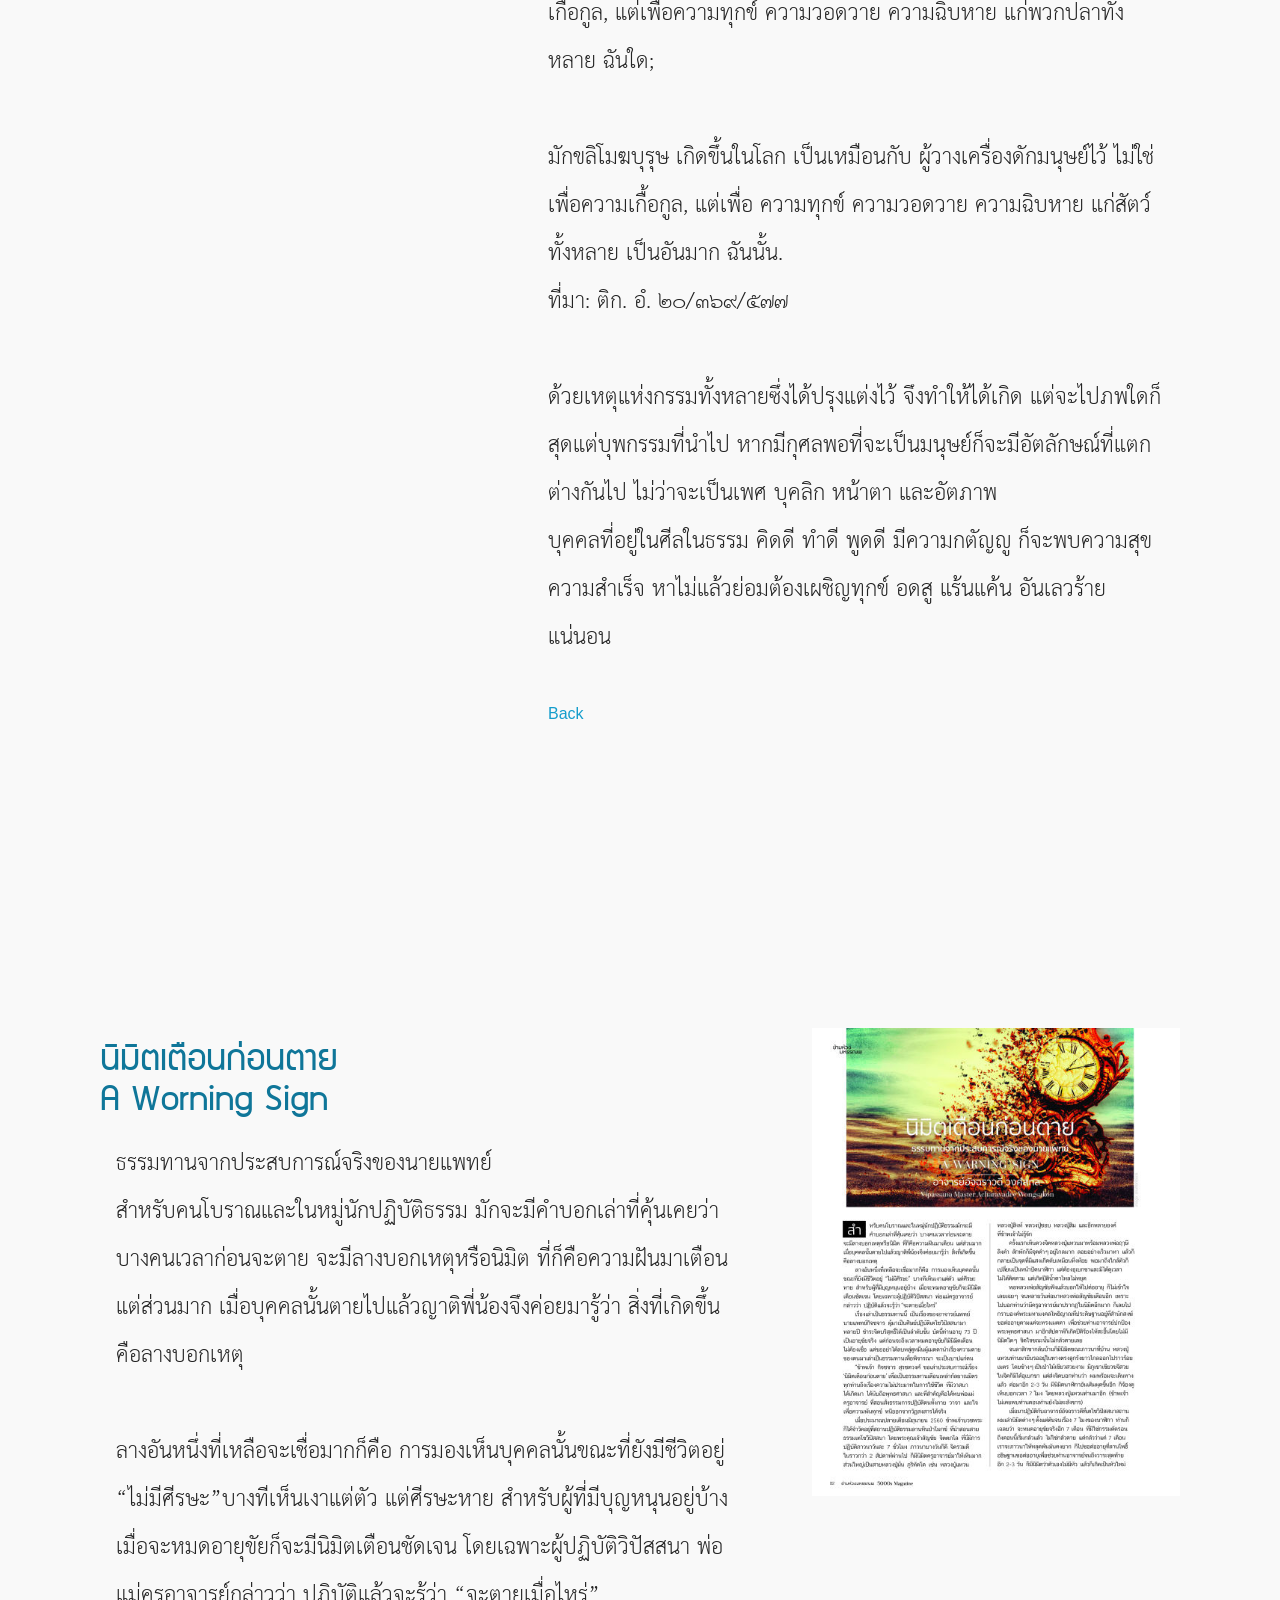
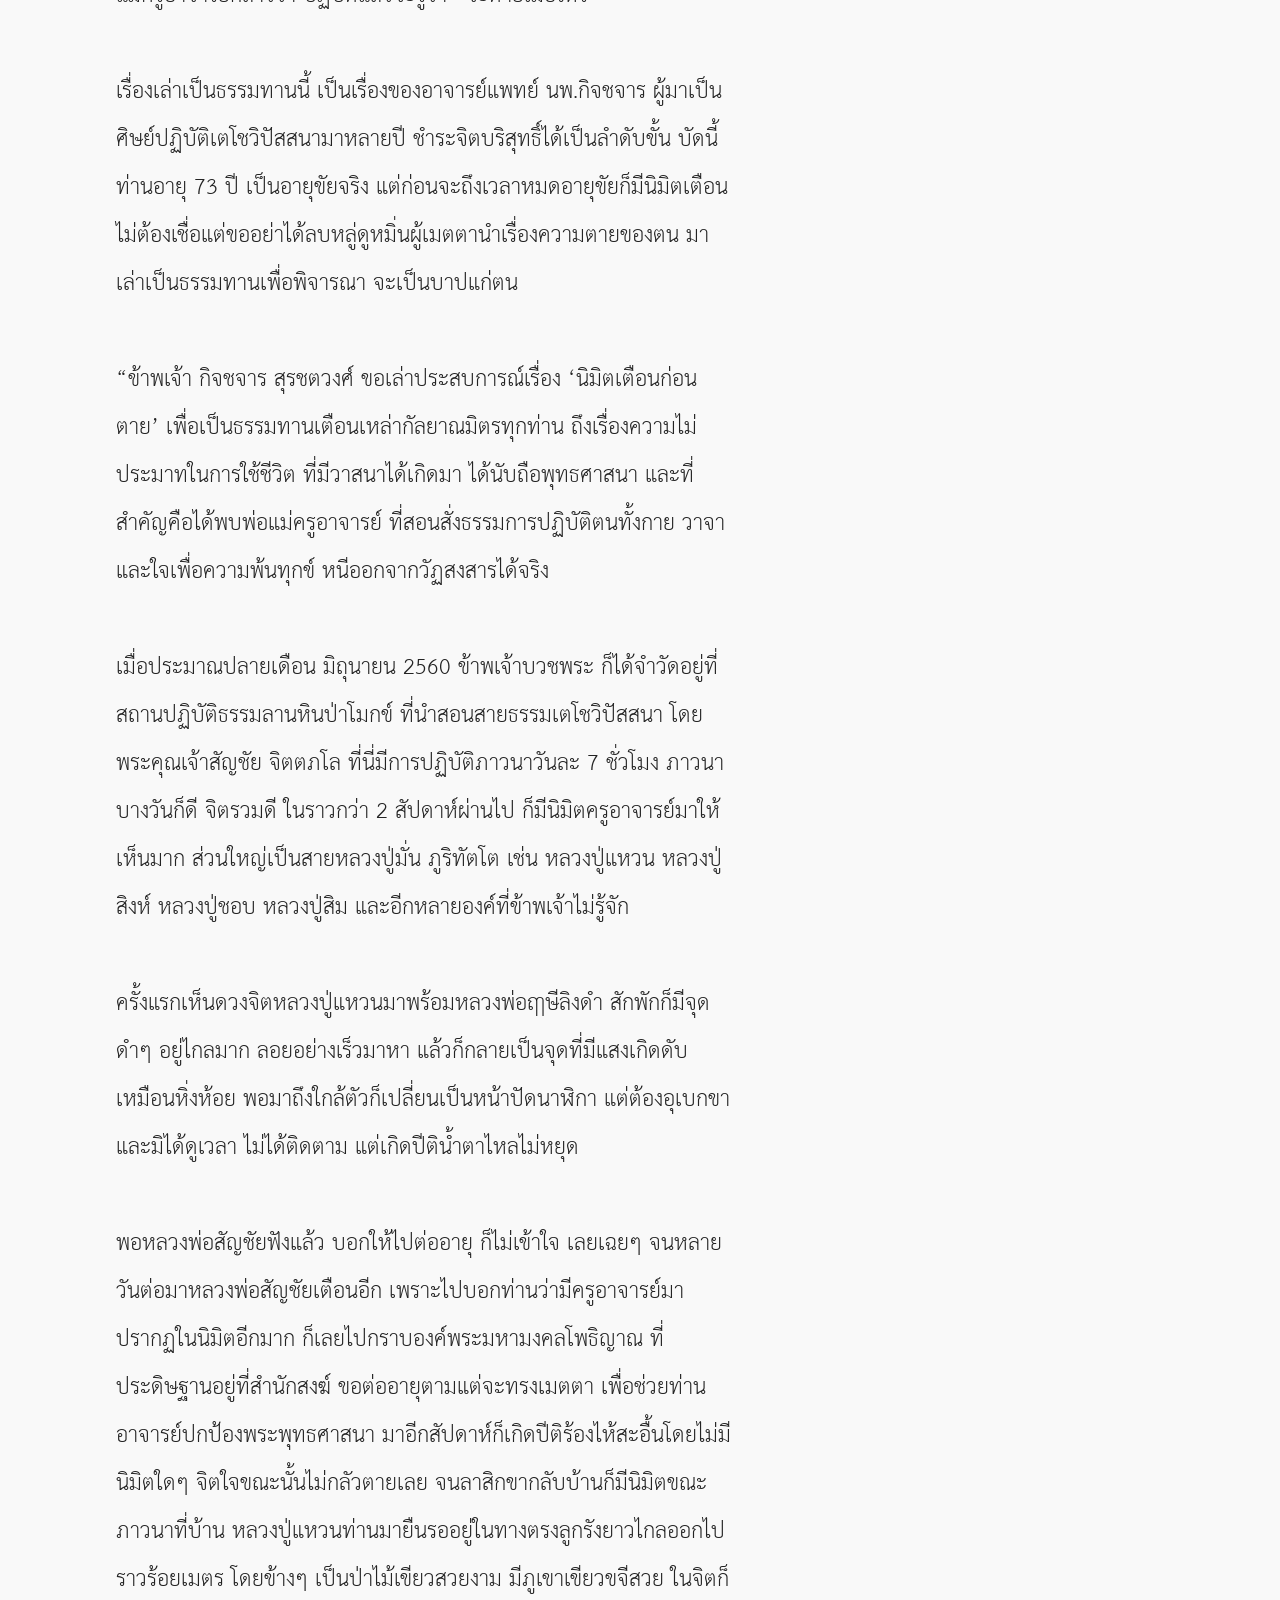
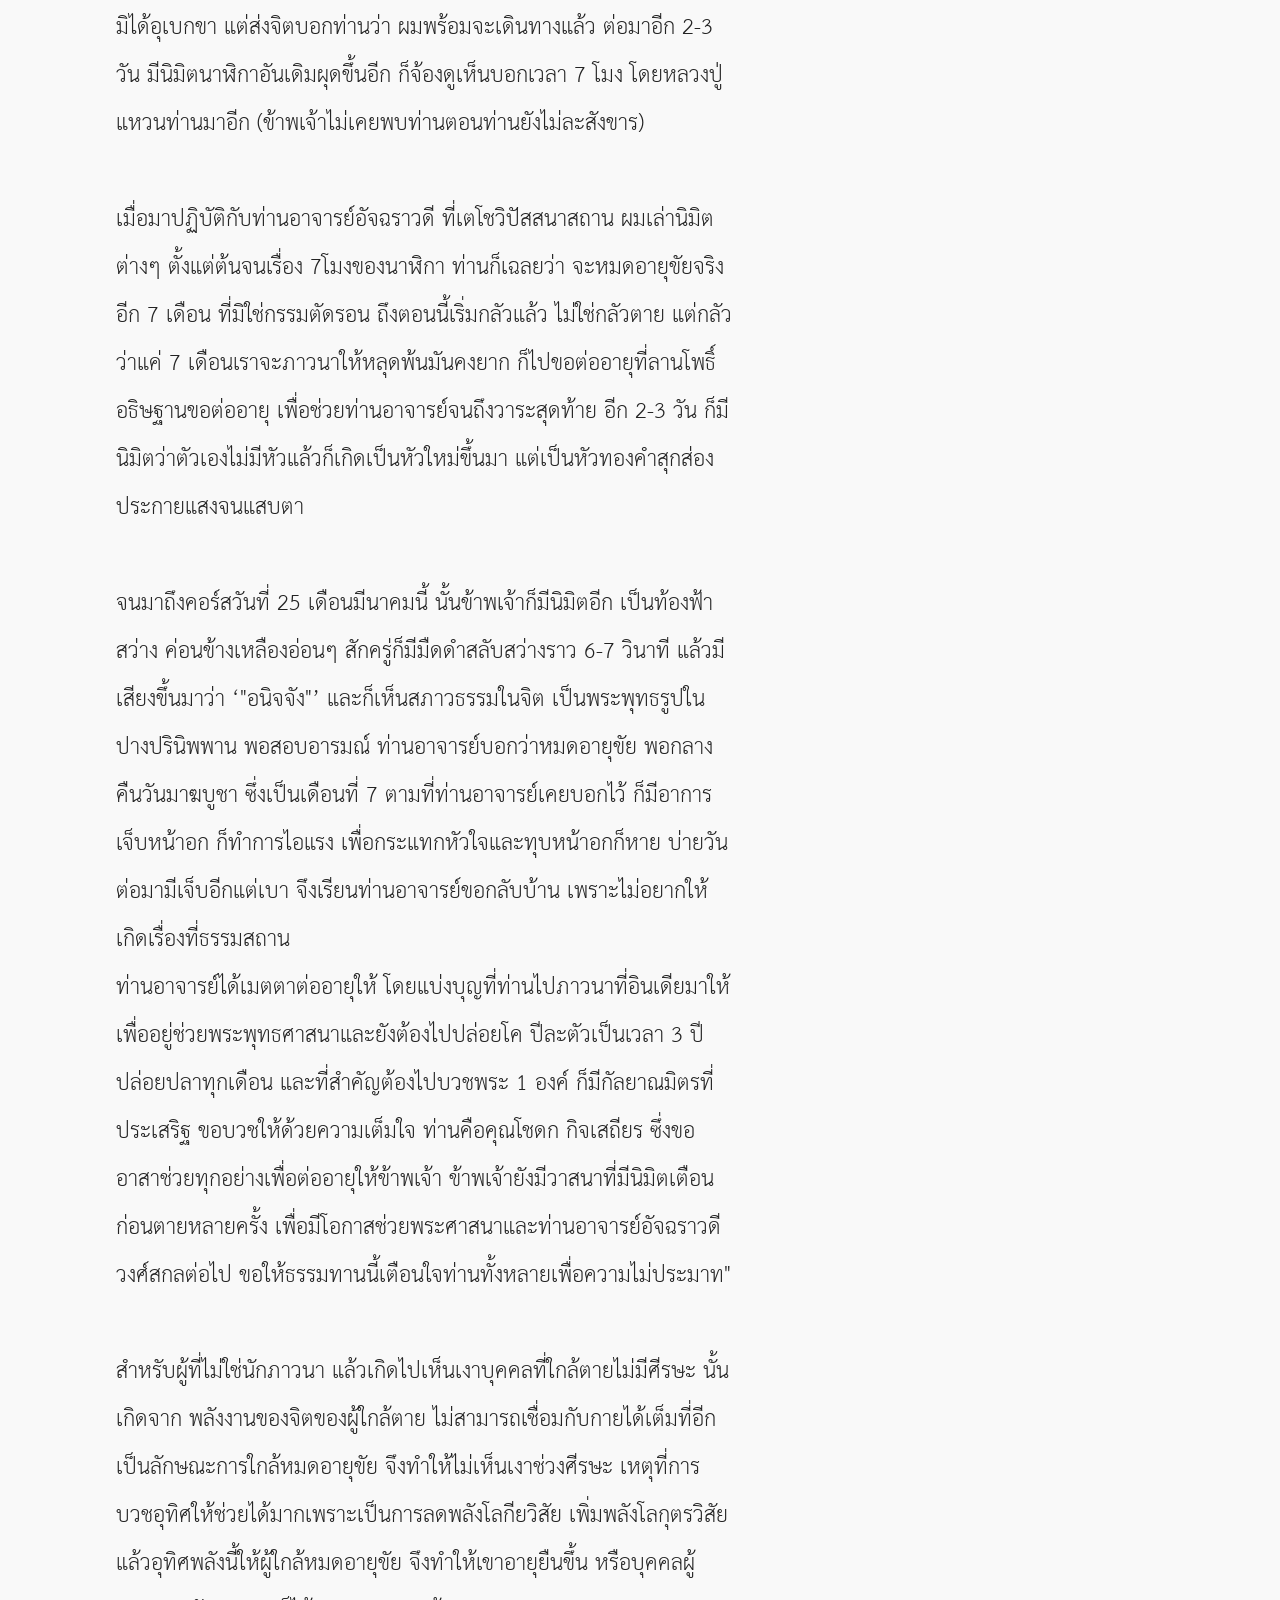
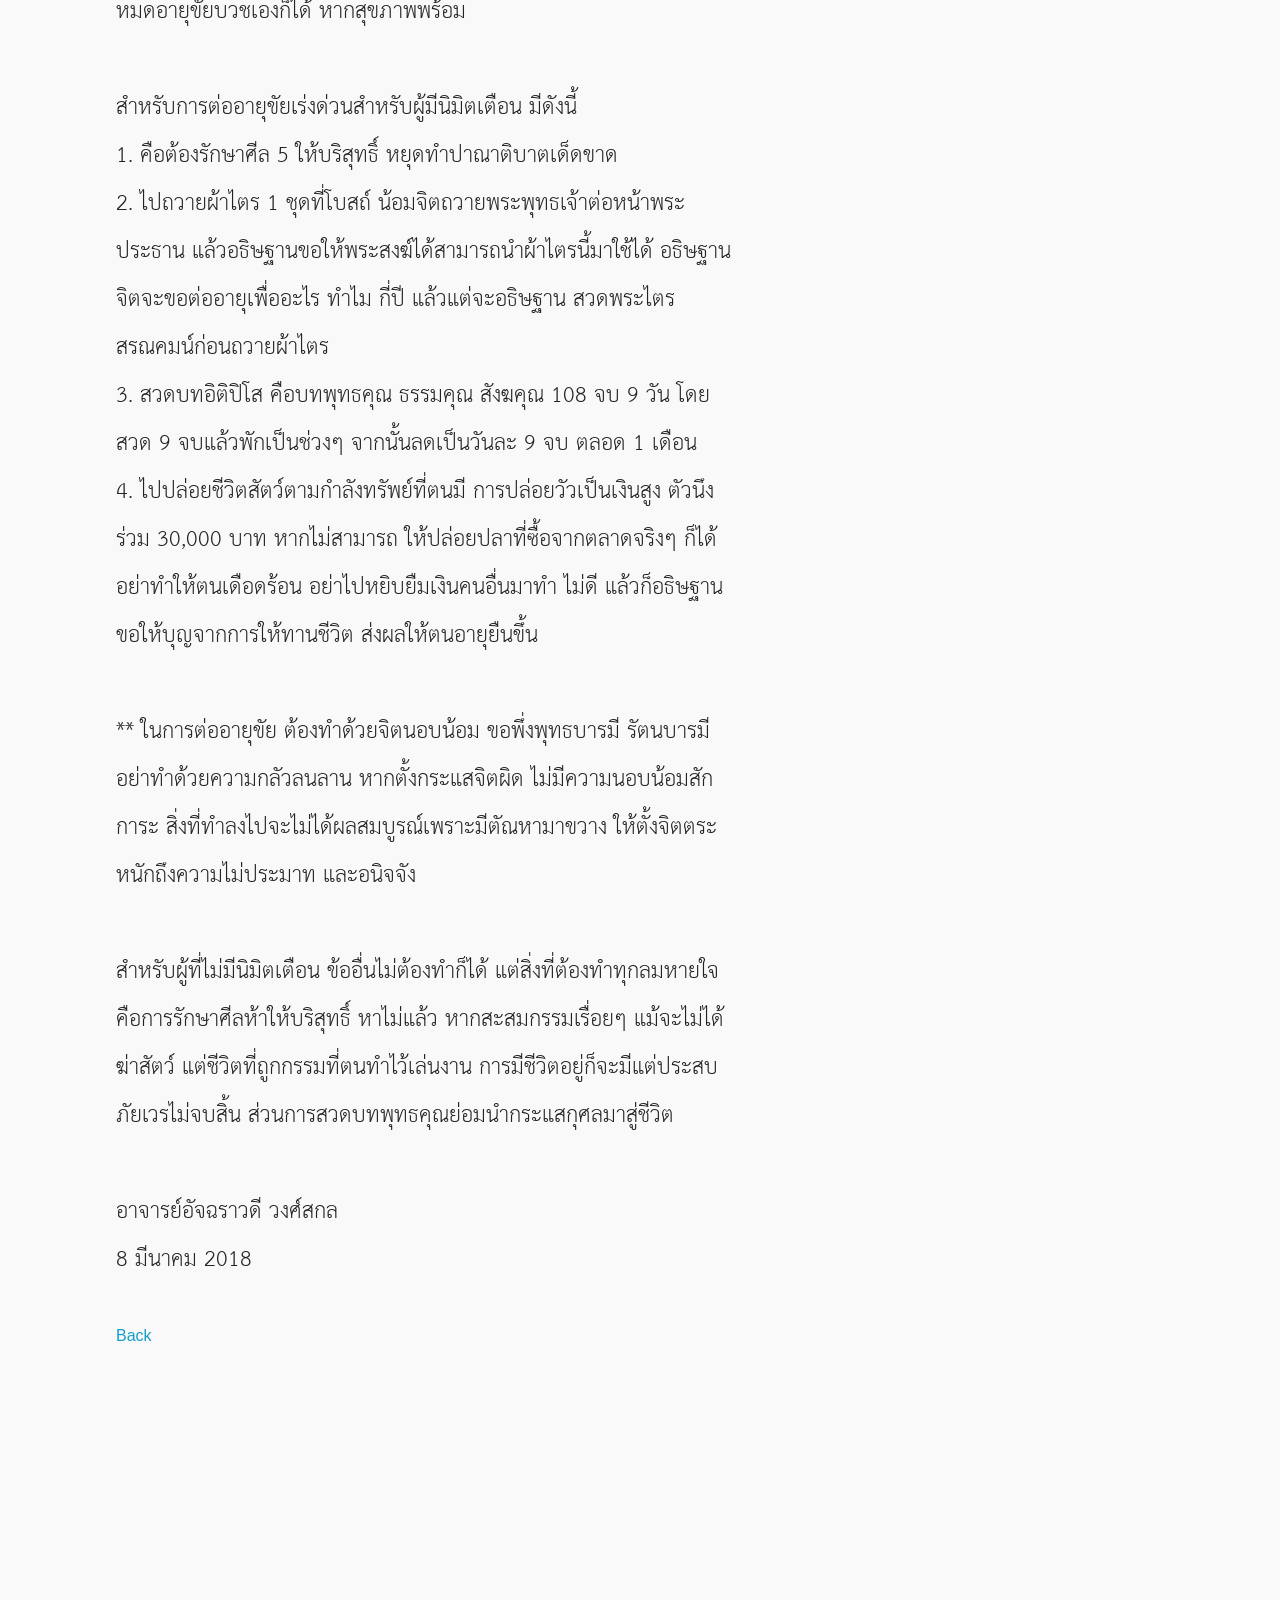
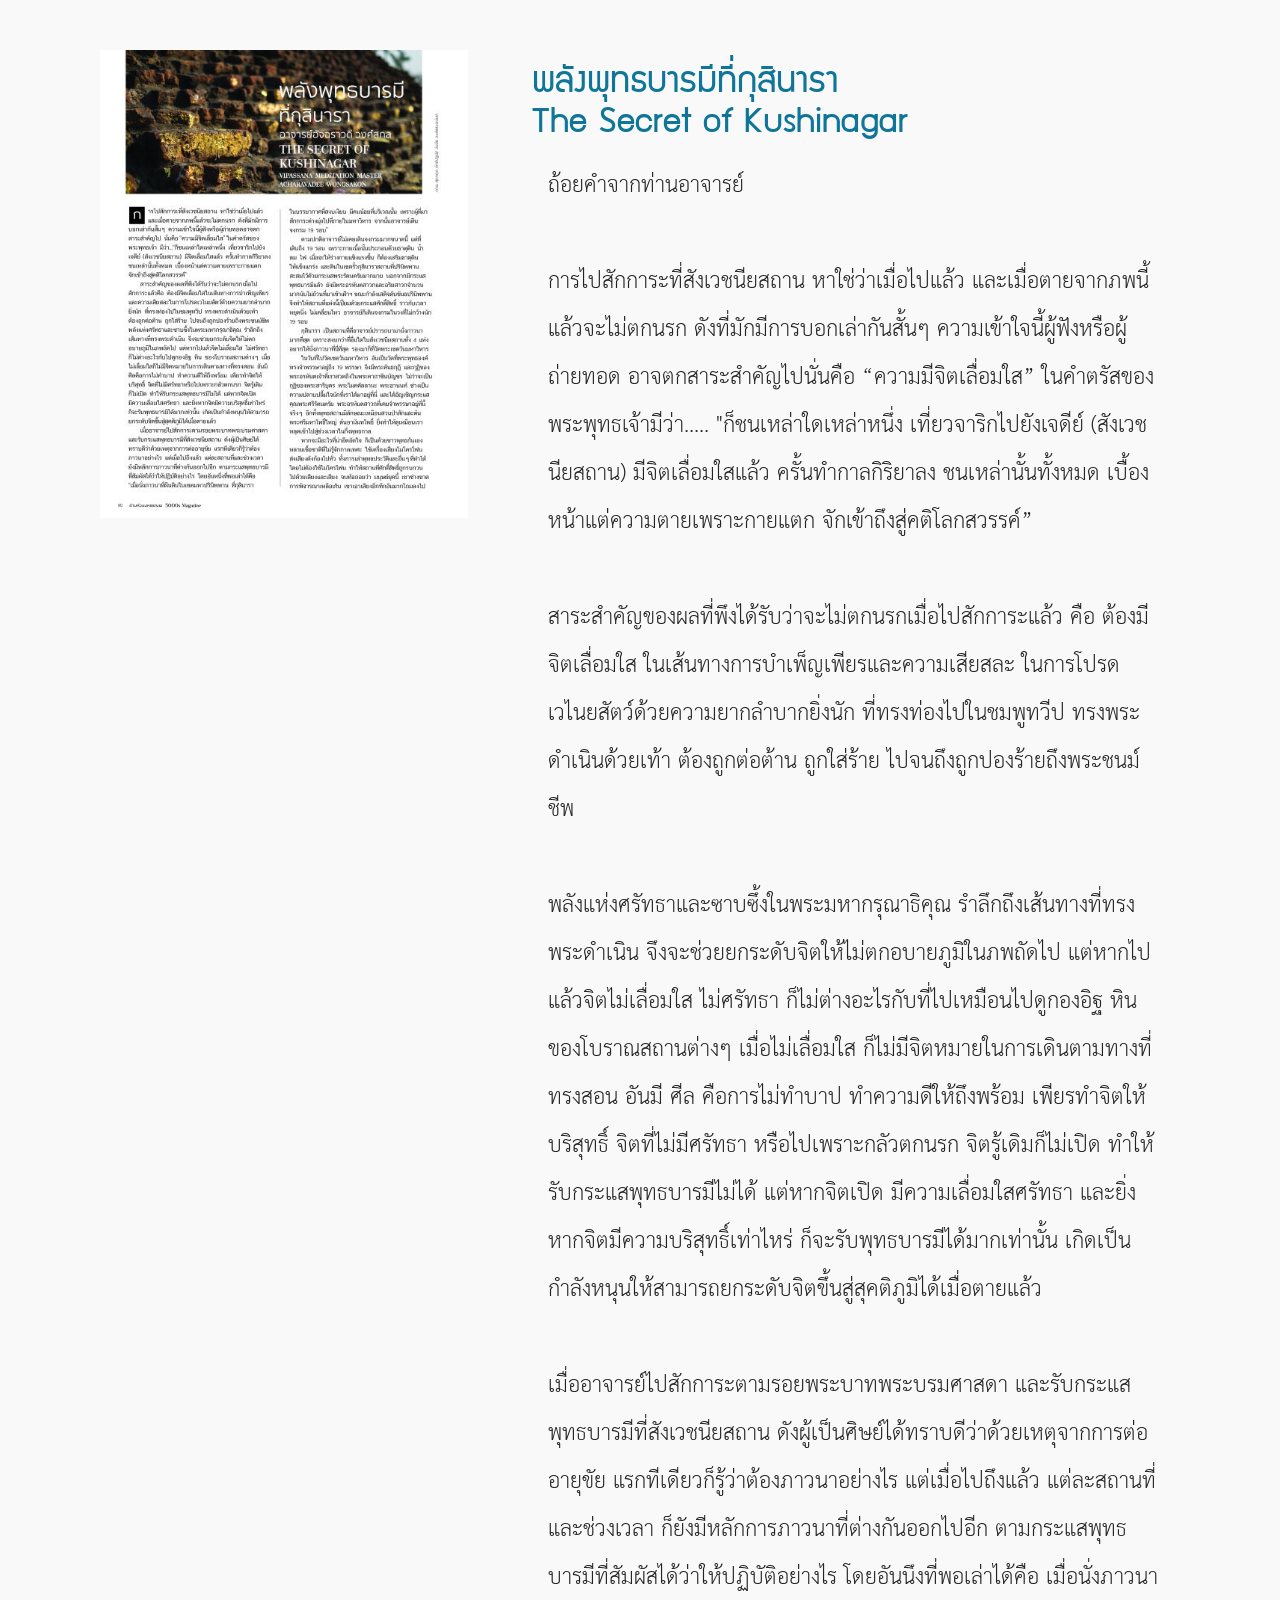
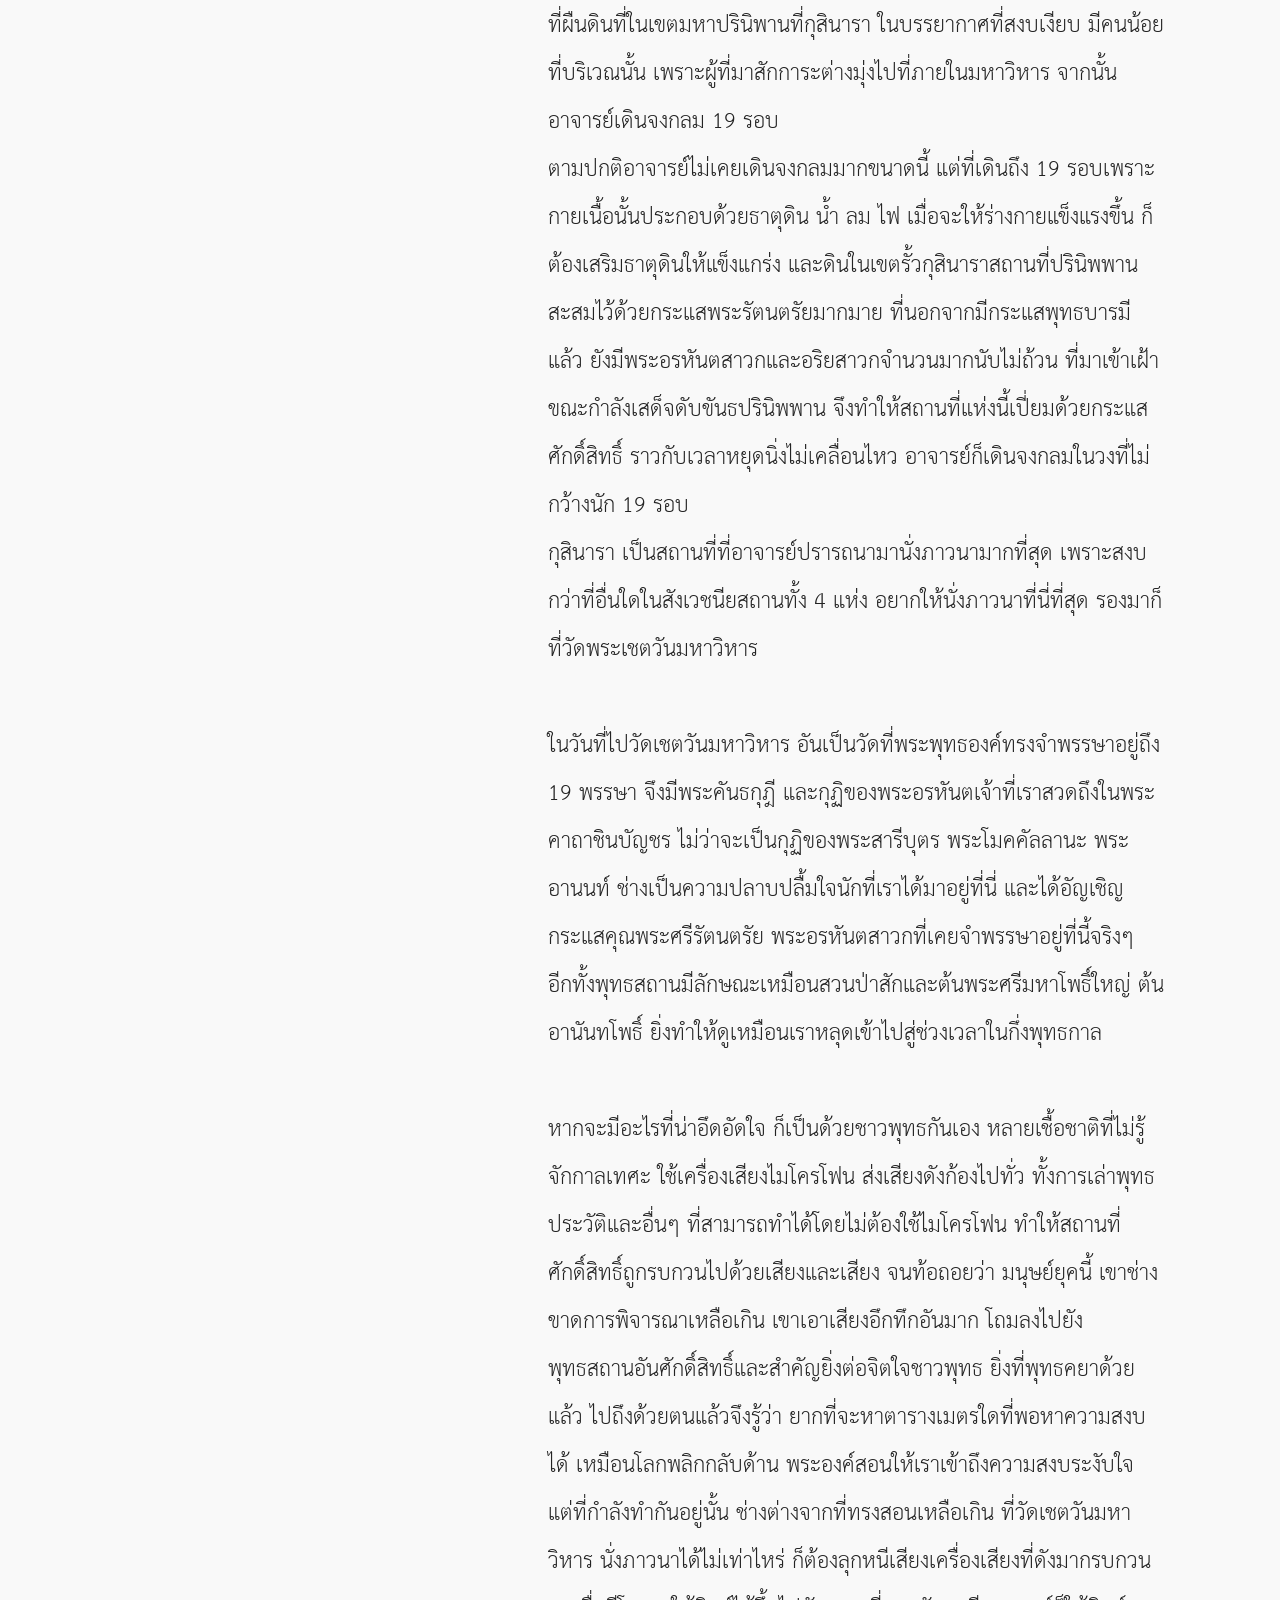
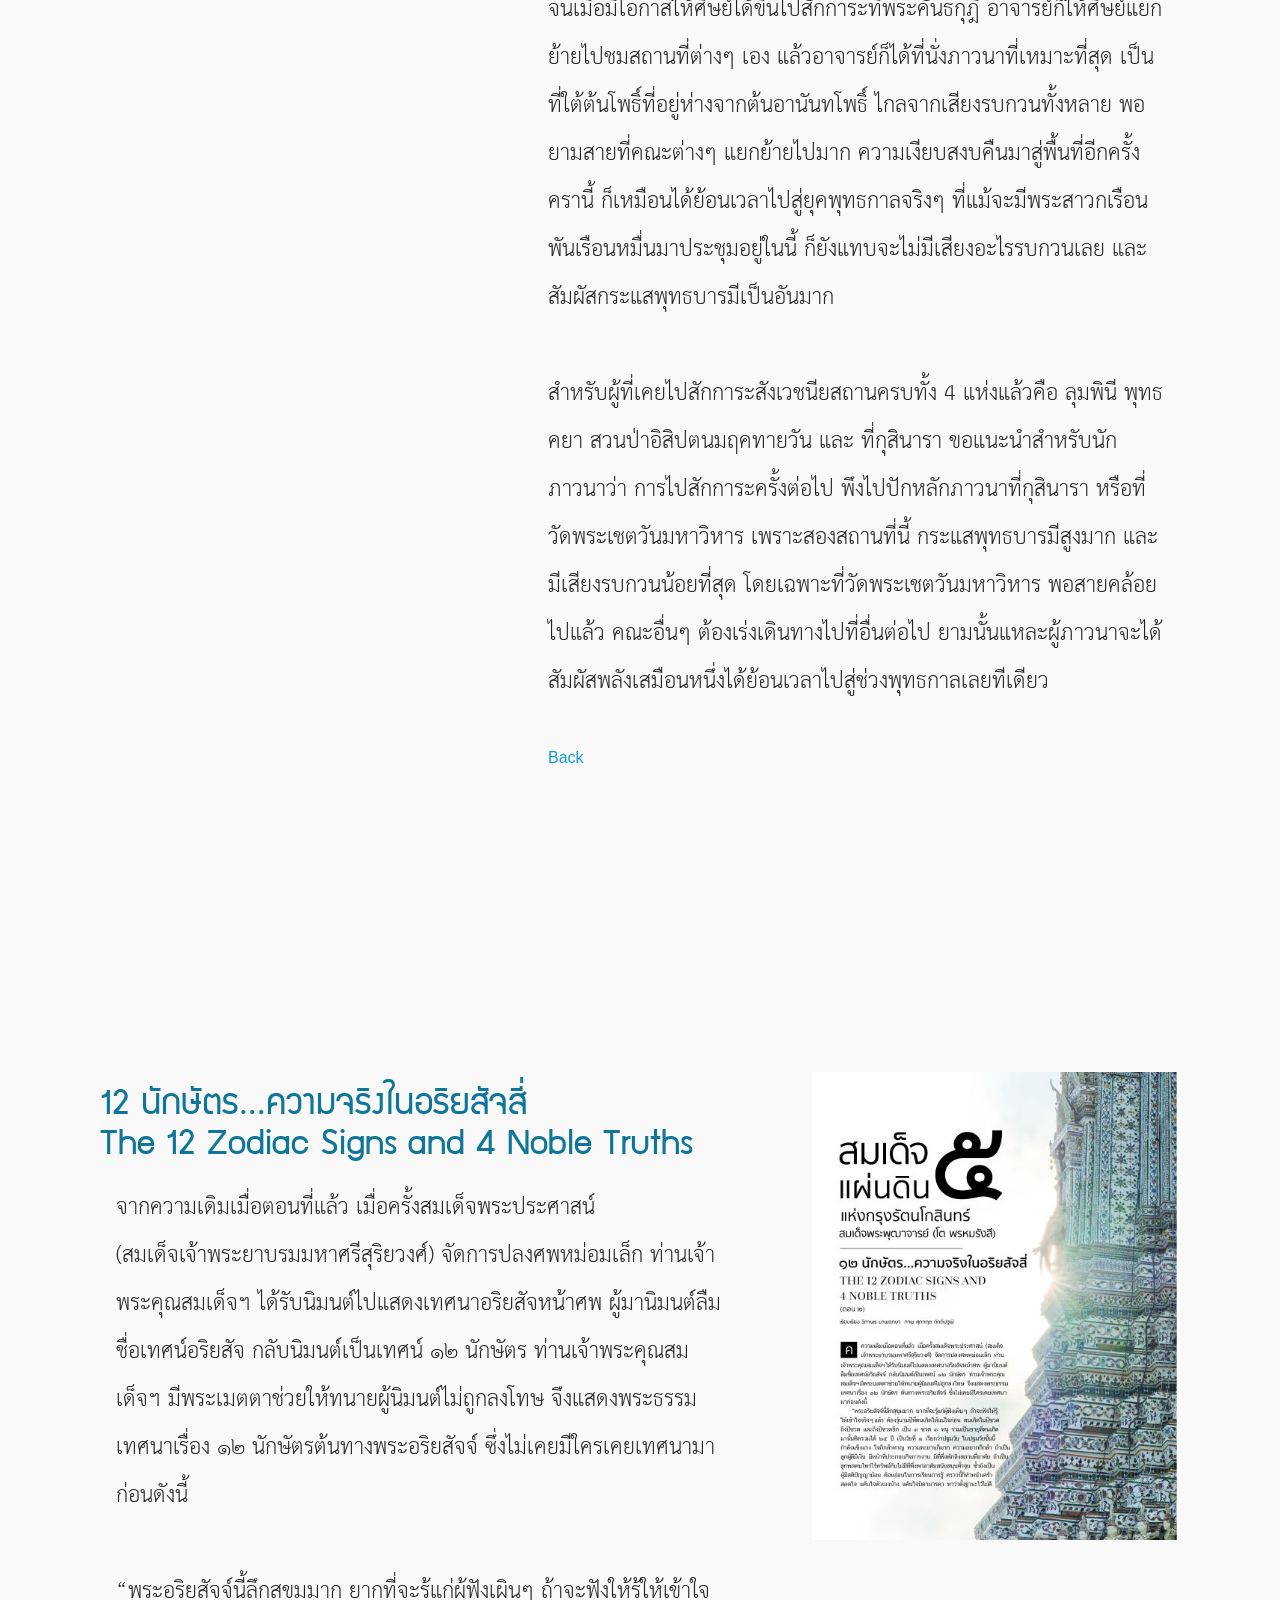
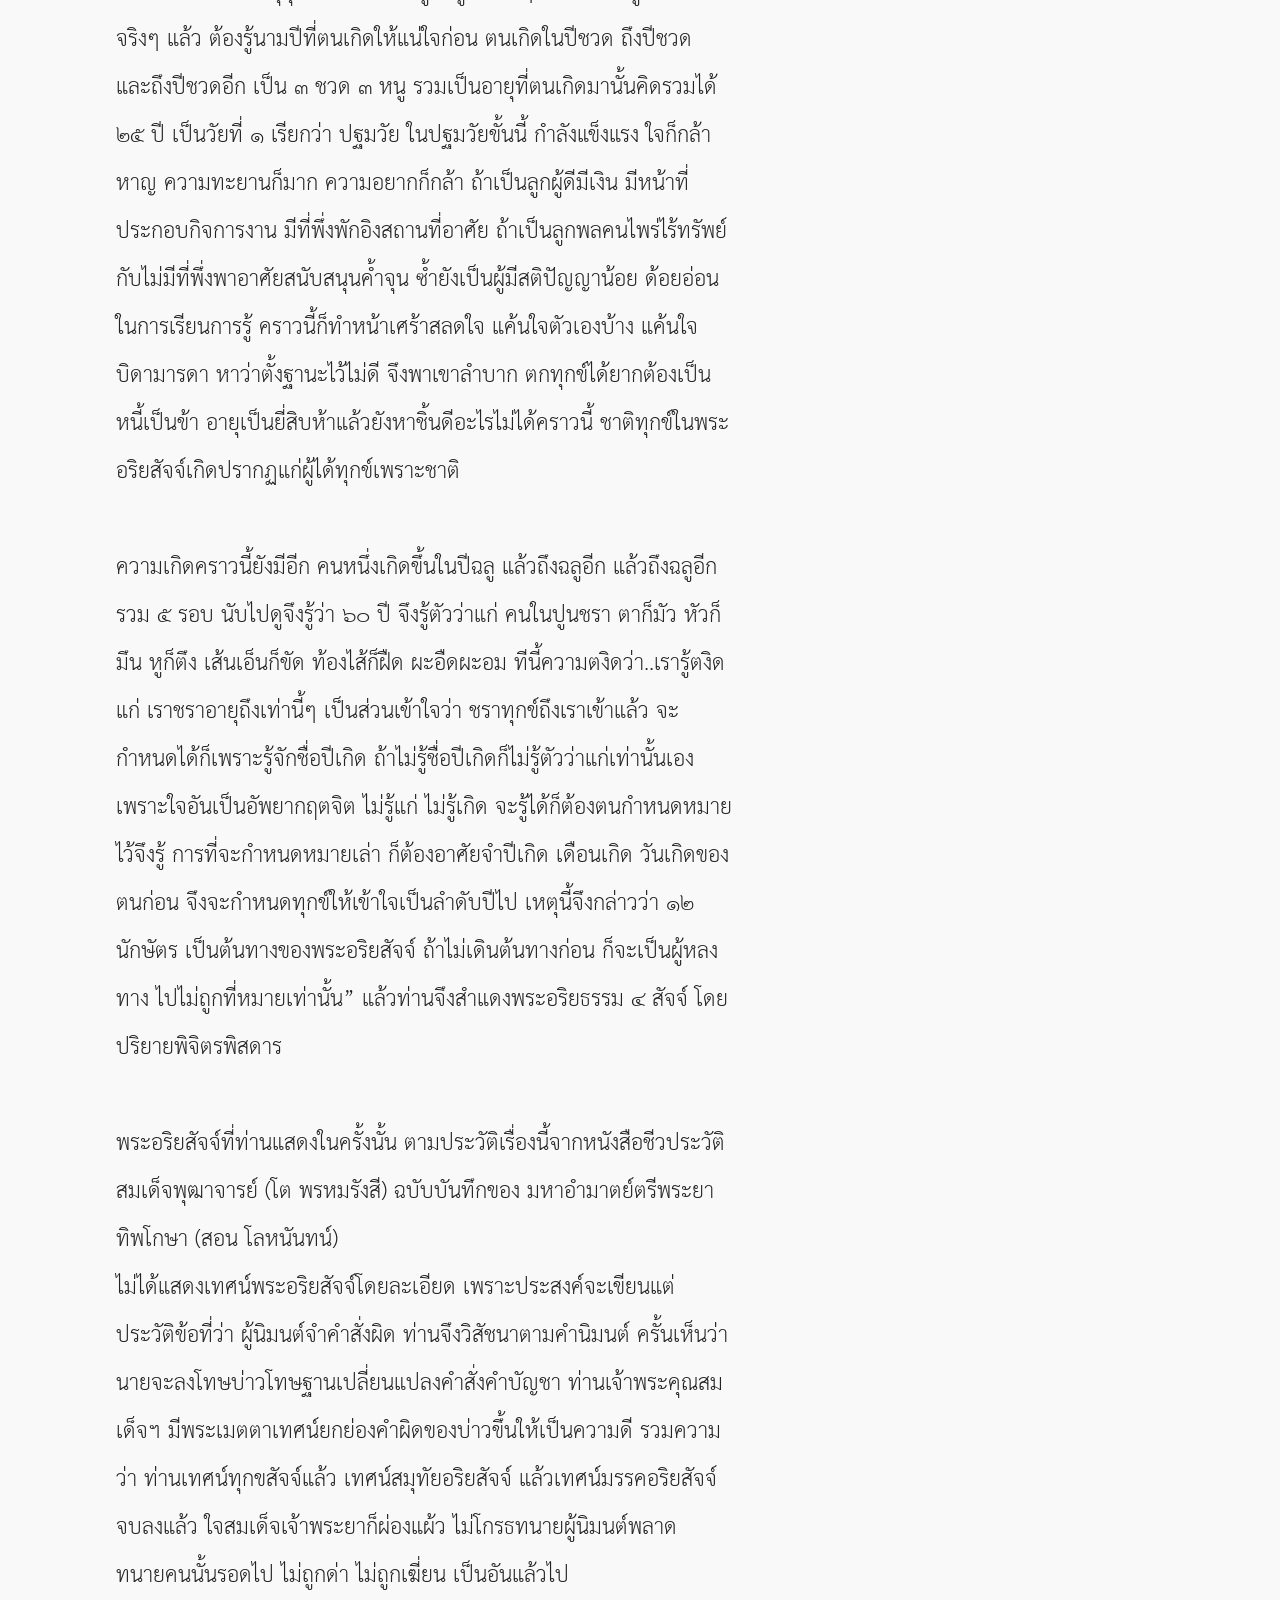
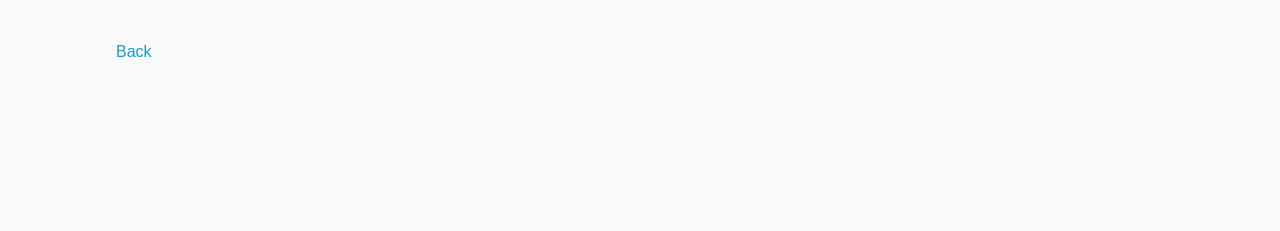
<file: page2.html>
<!DOCTYPE html>
<html >
<head>
  <!-- Site made with Mobirise Website Builder v4.8.10, https://mobirise.com -->
  <meta charset="UTF-8">
  <meta http-equiv="X-UA-Compatible" content="IE=edge">
  <meta name="generator" content="Mobirise v4.8.10, mobirise.com">
  <meta name="viewport" content="width=device-width, initial-scale=1, minimum-scale=1">
  <link rel="shortcut icon" href="assets/images/5000s-mag-cover-logo-2-544x118.png" type="image/x-icon">
  <meta name="description" content="Web Page Builder Description">
  <title>Dhamma</title>
  <link rel="stylesheet" href="assets/web/assets/mobirise-icons/mobirise-icons.css">
  <link rel="stylesheet" href="assets/tether/tether.min.css">
  <link rel="stylesheet" href="assets/bootstrap/css/bootstrap.min.css">
  <link rel="stylesheet" href="assets/bootstrap/css/bootstrap-grid.min.css">
  <link rel="stylesheet" href="assets/bootstrap/css/bootstrap-reboot.min.css">
  <link rel="stylesheet" href="assets/dropdown/css/style.css">
  <link rel="stylesheet" href="assets/theme/css/style.css">
  <link href="assets/fonts/style.css" rel="stylesheet">
  <link rel="stylesheet" href="assets/mobirise/css/mbr-additional.css" type="text/css">
  
  
  
</head>
<body>
  <section class="menu cid-qNNdkoYCn7" once="menu" id="menu1-23">

    

    <nav class="navbar navbar-expand beta-menu navbar-dropdown align-items-center navbar-fixed-top navbar-toggleable-sm bg-color transparent">
        <button class="navbar-toggler navbar-toggler-right" type="button" data-toggle="collapse" data-target="#navbarSupportedContent" aria-controls="navbarSupportedContent" aria-expanded="false" aria-label="Toggle navigation">
            <div class="hamburger">
                <span></span>
                <span></span>
                <span></span>
                <span></span>
            </div>
        </button>
        <div class="menu-logo">
            <div class="navbar-brand">
                <span class="navbar-logo">
                    <a href="https://mobirise.com">
                         <img src="assets/images/5000s-mag-cover-logo-2-544x118.png" alt="Mobirise" title="" style="height: 3.8rem;">
                    </a>
                </span>
                
            </div>
        </div>
        <div class="collapse navbar-collapse" id="navbarSupportedContent">
            <ul class="navbar-nav nav-dropdown nav-right" data-app-modern-menu="true"><li class="nav-item">
                    <a class="nav-link link text-black display-4" href="#top">
                        
                        Home
                    </a>
                </li>
                <li class="nav-item">
                    <a class="nav-link link text-black display-4" href="index.html#content5-17">
                        
                        World Story
                    </a>
                </li><li class="nav-item"><a class="nav-link link text-black display-4" href="index.html#content5-1m">
                        
                         Dhamma
                    </a></li><li class="nav-item"><a class="nav-link link text-black display-4" href="index.html#content5-1p">
                        
                        Travel
                    </a></li><li class="nav-item"><a class="nav-link link text-black display-4" href="index.html#content5-1s">
                        
                        Lifestyle
                    </a></li><li class="nav-item"><a class="nav-link link text-black display-4" href="#bottom">
                        
                        Contect</a></li></ul>
            
        </div>
    </nav>
</section>

<section class="engine"><a href="https://mobirise.info/e">make your own website</a></section><section class="cid-qNSQUFoCkB" id="image2-2i">

    

    <figure class="mbr-figure">
        <div class="image-block" style="width: 100%;">
            <img src="assets/images/mag24-page-41-2866x1824.jpg" alt="Mobirise" title="">
            <figcaption class="mbr-figure-caption mbr-figure-caption-over">
                <div class="container pb-5 mbr-white align-center mbr-fonts-style display-7">&nbsp; <a href="index.html#content5-1m">&nbsp;BACK</a></div>
            </figcaption>
        </div>
    </figure>
</section>

<section class="features11 cid-qNSL8mf32w" id="features11-2d">

    

    

    <div class="container">   
        <div class="col-md-12">
            <div class="media-container-row">
                <div class="mbr-figure" style="width: 40%;">
                    <img src="assets/images/mag24-page-28-492x626.jpg" alt="Mobirise" title="">
                </div>
                <div class=" align-left aside-content">
                    <h2 class="mbr-title pt-2 mbr-fonts-style display-2">เชื่อว่ากรรมไม่มี อันตรายอย่างยิ่ง
<div>"What You Do Not See"
</div></h2>
                    <div class="mbr-section-text">
                        
                    </div>

                    <div class="block-content">
                        <div class="card p-3 pr-3">
                            <div class="media">
                                     
                                <div class="media-body">
                                    
                                </div>
                            </div>                

                            <div class="card-box">
                                <p class="block-text mbr-fonts-style display-7">การมองไม่เห็นกรรม หรือไม่เชื่อเรื่องกรรม ทำให้เราประมาท พลั้งเผลอ คิด พูดในสิ่งที่ขาดการพิจารณา หรือใช้ปัญญาไตร่ตรอง จึงทำให้ต้องได้รับผลอันเผ็ดร้อนในทุคติภูมิ ดังเช่นที่เห็นคนสมัยนี้ เมื่อเรียนวิชาแล้วไม่ได้รับความพอใจจากครูบาอาจารย์ ก็กล่าววาจาจาบจ้วง ดูหมิ่น เหยียดหยามวิชา ไม่เคารพ ไม่ให้เกียรติต่อผู้มีคุณ เปรียบเสมือนคนอกตัญญูและเนรคุณ 
<br>
<br>ภิกษุทั้งหลาย! ในกาละนี้ แม้เราเองผู้เป็น อรหันตสัมมาสัมพุทธะก็เป็นผู้กล่าวว่า มีกรรม มีกิริยา มีวิริยะ. มักขลิโมฆบุรุษ ย่อมคัดค้านเราว่า ไม่มีกรรม ไม่มีกิริยา ไม่มีวิริยะ ดังนี้.
<br>
<br>ภิกษุทั้งหลาย! คนเขาวางเครื่องดักปลา ไว้ที่ปากแม่น้ำไม่ใช่เพื่อความเกื้อกูล, แต่เพื่อความทุกข์ ความวอดวาย ความฉิบหาย แก่พวกปลาทั้งหลาย ฉันใด;
<br>
<br>มักขลิโมฆบุรุษ เกิดขึ้นในโลก เป็นเหมือนกับ ผู้วางเครื่องดักมนุษย์ไว้ ไม่ใช่เพื่อความเกื้อกูล, แต่เพื่อ ความทุกข์ ความวอดวาย ความฉิบหาย แก่สัตว์ทั้งหลาย เป็นอันมาก ฉันนั้น. 
<br>ที่มา: ติก. อํ. ๒๐/๓๖๙/๕๗๗ 
<br>
<br>ด้วยเหตุแห่งกรรมทั้งหลายซึ่งได้ปรุงแต่งไว้ จึงทำให้ได้เกิด แต่จะไปภพใดก็สุดแต่บุพกรรมที่นำไป หากมีกุศลพอที่จะเป็นมนุษย์ก็จะมีอัตลักษณ์ที่แตกต่างกันไป ไม่ว่าจะเป็นเพศ บุคลิก หน้าตา และอัตภาพ 
<br>บุคคลที่อยู่ในศีลในธรรม คิดดี ทำดี พูดดี มีความกตัญญู ก็จะพบความสุข ความสำเร็จ หาไม่แล้วย่อมต้องเผชิญทุกข์ อดสู แร้นแค้น อันเลวร้าย แน่นอน<span style="font-size: 2rem; background-color: transparent;">&nbsp;</span></p><p><br><a href="index.html#content5-1m">Back</a> 
                                </p><p></p>
                            </div>
                        </div>

                        
                    </div>
                </div>
            </div>
        </div> 
    </div>          
</section>

<section class="features11 cid-qNSLRlMNDZ" id="features11-2e">

    

    

    <div class="container">   
        <div class="col-md-12">
            <div class="media-container-row">
                <div class="mbr-figure" style="width: 40%;">
                    <img src="assets/images/mag24-page-82-492x626.jpg" alt="Mobirise" title="">
                </div>
                <div class=" align-left aside-content">
                    <h2 class="mbr-title pt-2 mbr-fonts-style display-2">นิมิตเตือนก่อนตาย
<div>A Worning Sign
</div></h2>
                    <div class="mbr-section-text">
                        
                    </div>

                    <div class="block-content">
                        <div class="card p-3 pr-3">
                            <div class="media">
                                     
                                <div class="media-body">
                                    
                                </div>
                            </div>                

                            <div class="card-box">
                                <p class="block-text mbr-fonts-style display-7">ธรรมทานจากประสบการณ์จริงของนายแพทย์ 
<br>สำหรับคนโบราณและในหมู่นักปฏิบัติธรรม มักจะมีคำบอกเล่าที่คุ้นเคยว่า บางคนเวลาก่อนจะตาย จะมีลางบอกเหตุหรือนิมิต ที่ก็คือความฝันมาเตือน แต่ส่วนมาก เมื่อบุคคลนั้นตายไปแล้วญาติพี่น้องจึงค่อยมารู้ว่า สิ่งที่เกิดขึ้นคือลางบอกเหตุ 
<br>
<br>ลางอันหนึ่งที่เหลือจะเชื่อมากก็คือ การมองเห็นบุคคลนั้นขณะที่ยังมีชีวิตอยู่ “ไม่มีศีรษะ”บางทีเห็นเงาแต่ตัว แต่ศีรษะหาย สำหรับผู้ที่มีบุญหนุนอยู่บ้าง เมื่อจะหมดอายุขัยก็จะมีนิมิตเตือนชัดเจน โดยเฉพาะผู้ปฏิบัติวิปัสสนา พ่อแม่ครูอาจารย์กล่าวว่า ปฏิบัติแล้วจะรู้ว่า “จะตายเมื่อไหร่” 
<br>
<br>เรื่องเล่าเป็นธรรมทานนี้ เป็นเรื่องของอาจารย์แพทย์ นพ.กิจชจาร ผู้มาเป็นศิษย์ปฏิบัติเตโชวิปัสสนามาหลายปี ชำระจิตบริสุทธิ์ได้เป็นลำดับขั้น บัดนี้ท่านอายุ 73 ปี เป็นอายุขัยจริง แต่ก่อนจะถึงเวลาหมดอายุขัยก็มีนิมิตเตือน ไม่ต้องเชื่อแต่ขออย่าได้ลบหลู่ดูหมิ่นผู้เมตตานำเรื่องความตายของตน มาเล่าเป็นธรรมทานเพื่อพิจารณา จะเป็นบาปแก่ตน 
<br>
<br>“ข้าพเจ้า กิจชจาร สุรชตวงศ์ ขอเล่าประสบการณ์เรื่อง ‘นิมิตเตือนก่อนตาย’ เพื่อเป็นธรรมทานเตือนเหล่ากัลยาณมิตรทุกท่าน ถึงเรื่องความไม่ประมาทในการใช้ชีวิต ที่มีวาสนาได้เกิดมา ได้นับถือพุทธศาสนา และที่สำคัญคือได้พบพ่อแม่ครูอาจารย์ ที่สอนสั่งธรรมการปฏิบัติตนทั้งกาย วาจา และใจเพื่อความพ้นทุกข์ หนีออกจากวัฏสงสารได้จริง
<br>
<br>เมื่อประมาณปลายเดือน มิถุนายน 2560 ข้าพเจ้าบวชพระ ก็ได้จำวัดอยู่ที่สถานปฏิบัติธรรมลานหินป่าโมกข์ ที่นำสอนสายธรรมเตโชวิปัสสนา โดยพระคุณเจ้าสัญชัย จิตตภโล ที่นี่มีการปฏิบัติภาวนาวันละ 7 ชั่วโมง ภาวนาบางวันก็ดี จิตรวมดี ในราวกว่า 2 สัปดาห์ผ่านไป ก็มีนิมิตครูอาจารย์มาให้เห็นมาก ส่วนใหญ่เป็นสายหลวงปู่มั่น ภูริทัตโต เช่น หลวงปู่แหวน หลวงปู่สิงห์ หลวงปู่ชอบ หลวงปู่สิม และอีกหลายองค์ที่ข้าพเจ้าไม่รู้จัก
<br>
<br>ครั้งแรกเห็นดวงจิตหลวงปู่แหวนมาพร้อมหลวงพ่อฤๅษีลิงดำ สักพักก็มีจุดดำๆ อยู่ไกลมาก ลอยอย่างเร็วมาหา แล้วก็กลายเป็นจุดที่มีแสงเกิดดับเหมือนหิ่งห้อย พอมาถึงใกล้ตัวก็เปลี่ยนเป็นหน้าปัดนาฬิกา แต่ต้องอุเบกขาและมิได้ดูเวลา ไม่ได้ติดตาม แต่เกิดปีติน้ำตาไหลไม่หยุด
<br>
<br>พอหลวงพ่อสัญชัยฟังแล้ว บอกให้ไปต่ออายุ ก็ไม่เข้าใจ เลยเฉยๆ จนหลายวันต่อมาหลวงพ่อสัญชัยเตือนอีก เพราะไปบอกท่านว่ามีครูอาจารย์มาปรากฏในนิมิตอีกมาก ก็เลยไปกราบองค์พระมหามงคลโพธิญาณ ที่ประดิษฐานอยู่ที่สำนักสงฆ์ ขอต่ออายุตามแต่จะทรงเมตตา เพื่อช่วยท่านอาจารย์ปกป้องพระพุทธศาสนา มาอีกสัปดาห์ก็เกิดปีติร้องไห้สะอื้นโดยไม่มีนิมิตใดๆ จิตใจขณะนั้นไม่กลัวตายเลย จนลาสิกขากลับบ้านก็มีนิมิตขณะภาวนาที่บ้าน หลวงปู่แหวนท่านมายืนรออยู่ในทางตรงลูกรังยาวไกลออกไปราวร้อยเมตร โดยข้างๆ เป็นป่าไม้เขียวสวยงาม มีภูเขาเขียวขจีสวย ในจิตก็มิได้อุเบกขา แต่ส่งจิตบอกท่านว่า ผมพร้อมจะเดินทางแล้ว ต่อมาอีก 2-3 วัน มีนิมิตนาฬิกาอันเดิมผุดขึ้นอีก ก็จ้องดูเห็นบอกเวลา 7 โมง โดยหลวงปู่แหวนท่านมาอีก (ข้าพเจ้าไม่เคยพบท่านตอนท่านยังไม่ละสังขาร)
<br>
<br>เมื่อมาปฏิบัติกับท่านอาจารย์อัจฉราวดี ที่เตโชวิปัสสนาสถาน ผมเล่านิมิตต่างๆ ตั้งแต่ต้นจนเรื่อง 7โมงของนาฬิกา ท่านก็เฉลยว่า จะหมดอายุขัยจริงอีก 7 เดือน ที่มิใช่กรรมตัดรอน ถึงตอนนี้เริ่มกลัวแล้ว ไม่ใช่กลัวตาย แต่กลัวว่าแค่ 7 เดือนเราจะภาวนาให้หลุดพ้นมันคงยาก ก็ไปขอต่ออายุที่ลานโพธิ์อธิษฐานขอต่ออายุ เพื่อช่วยท่านอาจารย์จนถึงวาระสุดท้าย อีก 2-3 วัน ก็มีนิมิตว่าตัวเองไม่มีหัวแล้วก็เกิดเป็นหัวใหม่ขึ้นมา แต่เป็นหัวทองคำสุกส่องประกายแสงจนแสบตา
<br>
<br>จนมาถึงคอร์สวันที่ 25 เดือนมีนาคมนี้ นั้นข้าพเจ้าก็มีนิมิตอีก เป็นท้องฟ้าสว่าง ค่อนข้างเหลืองอ่อนๆ สักครู่ก็มีมืดดำสลับสว่างราว 6-7 วินาที แล้วมีเสียงขึ้นมาว่า ‘"อนิจจัง"’ และก็เห็นสภาวธรรมในจิต เป็นพระพุทธรูปในปางปรินิพพาน พอสอบอารมณ์ ท่านอาจารย์บอกว่าหมดอายุขัย พอกลางคืนวันมาฆบูชา ซึ่งเป็นเดือนที่ 7 ตามที่ท่านอาจารย์เคยบอกไว้ ก็มีอาการเจ็บหน้าอก ก็ทำการไอแรง เพื่อกระแทกหัวใจและทุบหน้าอกก็หาย บ่ายวันต่อมามีเจ็บอีกแต่เบา จึงเรียนท่านอาจารย์ขอกลับบ้าน เพราะไม่อยากให้เกิดเรื่องที่ธรรมสถาน 
<br>ท่านอาจารย์ได้เมตตาต่ออายุให้ โดยแบ่งบุญที่ท่านไปภาวนาที่อินเดียมาให้ เพื่ออยู่ช่วยพระพุทธศาสนาและยังต้องไปปล่อยโค ปีละตัวเป็นเวลา 3 ปี ปล่อยปลาทุกเดือน และที่สำคัญต้องไปบวชพระ 1 องค์ ก็มีกัลยาณมิตรที่ประเสริฐ ขอบวชให้ด้วยความเต็มใจ ท่านคือคุณโชดก กิจเสถียร ซึ่งขออาสาช่วยทุกอย่างเพื่อต่ออายุให้ข้าพเจ้า ข้าพเจ้ายังมีวาสนาที่มีนิมิตเตือนก่อนตายหลายครั้ง เพื่อมีโอกาสช่วยพระศาสนาและท่านอาจารย์อัจฉราวดี วงศ์สกลต่อไป ขอให้ธรรมทานนี้เตือนใจท่านทั้งหลายเพื่อความไม่ประมาท"
<br>
<br>สำหรับผู้ที่ไม่ใช่นักภาวนา แล้วเกิดไปเห็นเงาบุคคลที่ใกล้ตายไม่มีศีรษะ นั้นเกิดจาก พลังงานของจิตของผู้ใกล้ตาย ไม่สามารถเชื่อมกับกายได้เต็มที่อีก เป็นลักษณะการใกล้หมดอายุขัย จึงทำให้ไม่เห็นเงาช่วงศีรษะ เหตุที่การบวชอุทิศให้ช่วยได้มากเพราะเป็นการลดพลังโลกียวิสัย เพิ่มพลังโลกุตรวิสัย แล้วอุทิศพลังนี้ให้ผู้ใกล้หมดอายุขัย จึงทำให้เขาอายุยืนขึ้น หรือบุคคลผู้หมดอายุขัยบวชเองก็ได้ หากสุขภาพพร้อม
<br>
<br>สำหรับการต่ออายุขัยเร่งด่วนสำหรับผู้มีนิมิตเตือน มีดังนี้ 
<br>1. คือต้องรักษาศีล 5 ให้บริสุทธิ์ หยุดทำปาณาติบาตเด็ดขาด 
<br>2. ไปถวายผ้าไตร 1 ชุดที่โบสถ์ น้อมจิตถวายพระพุทธเจ้าต่อหน้าพระประธาน แล้วอธิษฐานขอให้พระสงฆ์ได้สามารถนำผ้าไตรนี้มาใช้ได้ อธิษฐานจิตจะขอต่ออายุเพื่ออะไร ทำไม กี่ปี แล้วแต่จะอธิษฐาน สวดพระไตรสรณคมน์ก่อนถวายผ้าไตร 
<br>3. สวดบทอิติปิโส คือบทพุทธคุณ ธรรมคุณ สังฆคุณ 108 จบ 9 วัน โดยสวด 9 จบแล้วพักเป็นช่วงๆ จากนั้นลดเป็นวันละ 9 จบ ตลอด 1 เดือน 
<br>4. ไปปล่อยชีวิตสัตว์ตามกำลังทรัพย์ที่ตนมี การปล่อยวัวเป็นเงินสูง ตัวนึงร่วม 30,000 บาท หากไม่สามารถ ให้ปล่อยปลาที่ซื้อจากตลาดจริงๆ ก็ได้ อย่าทำให้ตนเดือดร้อน อย่าไปหยิบยืมเงินคนอื่นมาทำ ไม่ดี แล้วก็อธิษฐานขอให้บุญจากการให้ทานชีวิต ส่งผลให้ตนอายุยืนขึ้น 
<br>
<br>** ในการต่ออายุขัย ต้องทำด้วยจิตนอบน้อม ขอพึ่งพุทธบารมี รัตนบารมี อย่าทำด้วยความกลัวลนลาน หากตั้งกระแสจิตผิด ไม่มีความนอบน้อมสักการะ สิ่งที่ทำลงไปจะไม่ได้ผลสมบูรณ์เพราะมีตัณหามาขวาง ให้ตั้งจิตตระหนักถึงความไม่ประมาท และอนิจจัง
<br>
<br>สำหรับผู้ที่ไม่มีนิมิตเตือน ข้ออื่นไม่ต้องทำก็ได้ แต่สิ่งที่ต้องทำทุกลมหายใจคือการรักษาศีลห้าให้บริสุทธิ์ หาไม่แล้ว หากสะสมกรรมเรื่อยๆ แม้จะไม่ได้ฆ่าสัตว์ แต่ชีวิตที่ถูกกรรมที่ตนทำไว้เล่นงาน การมีชีวิตอยู่ก็จะมีแต่ประสบภัยเวรไม่จบสิ้น ส่วนการสวดบทพุทธคุณย่อมนำกระแสกุศลมาสู่ชีวิต 
<br>
<br>อาจารย์อัจฉราวดี วงศ์สกล 
<br>8 มีนาคม 2018 &nbsp;<span style="font-size: 2rem; background-color: transparent;">&nbsp;</span></p><p><br><a href="index.html#content5-1m">Back</a> 
                                </p><p></p>
                            </div>
                        </div>

                        
                    </div>
                </div>
            </div>
        </div> 
    </div>          
</section>

<section class="features11 cid-qNNdkqzur9" id="features11-26">

    

    

    <div class="container">   
        <div class="col-md-12">
            <div class="media-container-row">
                <div class="mbr-figure" style="width: 40%;">
                    <img src="assets/images/mag24-page-90-492x626.jpg" alt="Mobirise" title="">
                </div>
                <div class=" align-left aside-content">
                    <h2 class="mbr-title pt-2 mbr-fonts-style display-2">
                        พลังพุทธบารมีที่กุสินารา<br>The Secret of Kushinagar</h2>
                    <div class="mbr-section-text">
                        
                    </div>

                    <div class="block-content">
                        <div class="card p-3 pr-3">
                            <div class="media">
                                     
                                <div class="media-body">
                                    
                                </div>
                            </div>                

                            <div class="card-box">
                                <p class="block-text mbr-fonts-style display-7">ถ้อยคำจากท่านอาจารย์
<br>
<br>การไปสักการะที่สังเวชนียสถาน หาใช่ว่าเมื่อไปแล้ว และเมื่อตายจากภพนี้แล้วจะไม่ตกนรก ดังที่มักมีการบอกเล่ากันสั้นๆ ความเข้าใจนี้ผู้ฟังหรือผู้ถ่ายทอด อาจตกสาระสำคัญไปนั่นคือ “ความมีจิตเลื่อมใส” ในคำตรัสของพระพุทธเจ้ามีว่า..... "ก็ชนเหล่าใดเหล่าหนึ่ง เที่ยวจาริกไปยังเจดีย์ (สังเวชนียสถาน) มีจิตเลื่อมใสแล้ว ครั้นทำกาลกิริยาลง ชนเหล่านั้นทั้งหมด เบื้องหน้าแต่ความตายเพราะกายแตก จักเข้าถึงสู่คติโลกสวรรค์” 
<br>
<br>สาระสำคัญของผลที่พึงได้รับว่าจะไม่ตกนรกเมื่อไปสักการะแล้ว คือ ต้องมีจิตเลื่อมใส ในเส้นทางการบำเพ็ญเพียรและความเสียสละ ในการโปรดเวไนยสัตว์ด้วยความยากลำบากยิ่งนัก ที่ทรงท่องไปในชมพูทวีป ทรงพระดำเนินด้วยเท้า ต้องถูกต่อต้าน ถูกใส่ร้าย ไปจนถึงถูกปองร้ายถึงพระชนม์ชีพ 
<br>
<br>พลังแห่งศรัทธาและซาบซึ้งในพระมหากรุณาธิคุณ รำลึกถึงเส้นทางที่ทรงพระดำเนิน จึงจะช่วยยกระดับจิตให้ไม่ตกอบายภูมิในภพถัดไป แต่หากไปแล้วจิตไม่เลื่อมใส ไม่ศรัทธา ก็ไม่ต่างอะไรกับที่ไปเหมือนไปดูกองอิฐ หิน ของโบราณสถานต่างๆ เมื่อไม่เลื่อมใส ก็ไม่มีจิตหมายในการเดินตามทางที่ทรงสอน อันมี ศีล คือการไม่ทำบาป ทำความดีให้ถึงพร้อม เพียรทำจิตให้บริสุทธิ์ จิตที่ไม่มีศรัทธา หรือไปเพราะกลัวตกนรก จิตรู้เดิมก็ไม่เปิด ทำให้รับกระแสพุทธบารมีไม่ได้ แต่หากจิตเปิด มีความเลื่อมใสศรัทธา และยิ่งหากจิตมีความบริสุทธิ์เท่าไหร่ ก็จะรับพุทธบารมีได้มากเท่านั้น เกิดเป็นกำลังหนุนให้สามารถยกระดับจิตขึ้นสู่สุคติภูมิได้เมื่อตายแล้ว 
<br>
<br>เมื่ออาจารย์ไปสักการะตามรอยพระบาทพระบรมศาสดา และรับกระแสพุทธบารมีที่สังเวชนียสถาน ดังผู้เป็นศิษย์ได้ทราบดีว่าด้วยเหตุจากการต่ออายุขัย แรกทีเดียวก็รู้ว่าต้องภาวนาอย่างไร แต่เมื่อไปถึงแล้ว แต่ละสถานที่และช่วงเวลา ก็ยังมีหลักการภาวนาที่ต่างกันออกไปอีก ตามกระแสพุทธบารมีที่สัมผัสได้ว่าให้ปฏิบัติอย่างไร โดยอันนึงที่พอเล่าได้คือ เมื่อนั่งภาวนาที่ผืนดินที่ในเขตมหาปรินิพานที่กุสินารา ในบรรยากาศที่สงบเงียบ มีคนน้อยที่บริเวณนั้น เพราะผู้ที่มาสักการะต่างมุ่งไปที่ภายในมหาวิหาร จากนั้นอาจารย์เดินจงกลม 19 รอบ 
<br>ตามปกติอาจารย์ไม่เคยเดินจงกลมมากขนาดนี้ แต่ที่เดินถึง 19 รอบเพราะกายเนื้อนั้นประกอบด้วยธาตุดิน น้ำ ลม ไฟ เมื่อจะให้ร่างกายแข็งแรงขึ้น ก็ต้องเสริมธาตุดินให้แข็งแกร่ง และดินในเขตรั้วกุสินาราสถานที่ปรินิพพาน สะสมไว้ด้วยกระแสพระรัตนตรัยมากมาย ที่นอกจากมีกระแสพุทธบารมีแล้ว ยังมีพระอรหันตสาวกและอริยสาวกจำนวนมากนับไม่ถ้วน ที่มาเข้าเฝ้าขณะกำลังเสด็จดับขันธปรินิพพาน จึงทำให้สถานที่แห่งนี้เปี่ยมด้วยกระแสศักดิ์สิทธิ์ ราวกับเวลาหยุดนิ่งไม่เคลื่อนไหว อาจารย์ก็เดินจงกลมในวงที่ไม่กว้างนัก 19 รอบ 
<br>กุสินารา เป็นสถานที่ที่อาจารย์ปรารถนามานั่งภาวนามากที่สุด เพราะสงบกว่าที่อื่นใดในสังเวชนียสถานทั้ง 4 แห่ง อยากให้นั่งภาวนาที่นี่ที่สุด รองมาก็ที่วัดพระเชตวันมหาวิหาร 
<br>
<br>ในวันที่ไปวัดเชตวันมหาวิหาร อันเป็นวัดที่พระพุทธองค์ทรงจำพรรษาอยู่ถึง 19 พรรษา จึงมีพระคันธกุฎี และกุฏิของพระอรหันตเจ้าที่เราสวดถึงในพระคาถาชินบัญชร ไม่ว่าจะเป็นกุฏิของพระสารีบุตร พระโมคคัลลานะ พระอานนท์ ช่างเป็นความปลาบปลื้มใจนักที่เราได้มาอยู่ที่นี่ และได้อัญเชิญกระแสคุณพระศรีรัตนตรัย พระอรหันตสาวกที่เคยจำพรรษาอยู่ที่นี้จริงๆ อีกทั้งพุทธสถานมีลักษณะเหมือนสวนป่าสักและต้นพระศรีมหาโพธิ์ใหญ่ ต้นอานันทโพธิ์ ยิ่งทำให้ดูเหมือนเราหลุดเข้าไปสู่ช่วงเวลาในกึ่งพุทธกาล 
<br>
<br>หากจะมีอะไรที่น่าอึดอัดใจ ก็เป็นด้วยชาวพุทธกันเอง หลายเชื้อชาติที่ไม่รู้จักกาลเทศะ ใช้เครื่องเสียงไมโครโฟน ส่งเสียงดังก้องไปทั่ว ทั้งการเล่าพุทธประวัติและอื่นๆ ที่สามารถทำได้โดยไม่ต้องใช้ไมโครโฟน ทำให้สถานที่ศักดิ์สิทธิ์ถูกรบกวนไปด้วยเสียงและเสียง จนท้อถอยว่า มนุษย์ยุคนี้ เขาช่างขาดการพิจารณาเหลือเกิน เขาเอาเสียงอึกทึกอันมาก โถมลงไปยังพุทธสถานอันศักดิ์สิทธิ์และสำคัญยิ่งต่อจิตใจชาวพุทธ ยิ่งที่พุทธคยาด้วยแล้ว ไปถึงด้วยตนแล้วจึงรู้ว่า ยากที่จะหาตารางเมตรใดที่พอหาความสงบได้ เหมือนโลกพลิกกลับด้าน พระองค์สอนให้เราเข้าถึงความสงบระงับใจ แต่ที่กำลังทำกันอยู่นั้น ช่างต่างจากที่ทรงสอนเหลือเกิน ที่วัดเชตวันมหาวิหาร นั่งภาวนาได้ไม่เท่าไหร่ ก็ต้องลุกหนีเสียงเครื่องเสียงที่ดังมากรบกวน จนเมื่อมีโอกาสให้ศิษย์ได้ขึ้นไปสักการะที่พระคันธกุฎี อาจารย์ก็ให้ศิษย์แยกย้ายไปชมสถานที่ต่างๆ เอง แล้วอาจารย์ก็ได้ที่นั่งภาวนาที่เหมาะที่สุด เป็นที่ใต้ต้นโพธิ์ที่อยู่ห่างจากต้นอานันทโพธิ์ ไกลจากเสียงรบกวนทั้งหลาย พอยามสายที่คณะต่างๆ แยกย้ายไปมาก ความเงียบสงบคืนมาสู่พื้นที่อีกครั้ง ครานี้ ก็เหมือนได้ย้อนเวลาไปสู่ยุคพุทธกาลจริงๆ ที่แม้จะมีพระสาวกเรือนพันเรือนหมื่นมาประชุมอยู่ในนี้ ก็ยังแทบจะไม่มีเสียงอะไรรบกวนเลย และสัมผัสกระแสพุทธบารมีเป็นอันมาก<br><br><span style="font-size: 2rem; background-color: transparent;">สำหรับผู้ที่เคยไปสักการะสังเวชนียสถานครบทั้ง 4 แห่งแล้วคือ ลุมพินี พุทธคยา สวนป่าอิสิปตนมฤคทายวัน และ ที่กุสินารา ขอแนะนำสำหรับนักภาวนาว่า การไปสักการะครั้งต่อไป พึงไปปักหลักภาวนาที่กุสินารา หรือที่วัดพระเชตวันมหาวิหาร เพราะสองสถานที่นี้ กระแสพุทธบารมีสูงมาก และมีเสียงรบกวนน้อยที่สุด โดยเฉพาะที่วัดพระเชตวันมหาวิหาร พอสายคล้อยไปแล้ว คณะอื่นๆ ต้องเร่งเดินทางไปที่อื่นต่อไป ยามนั้นแหละผู้ภาวนาจะได้สัมผัสพลังเสมือนหนึ่งได้ย้อนเวลาไปสู่ช่วงพุทธกาลเลยทีเดียว</span><span style="font-size: 2rem; background-color: transparent;">&nbsp;</span></p><p><br><a href="index.html#content5-1m">Back</a> 
                                </p><p></p>
                            </div>
                        </div>

                        
                    </div>
                </div>
            </div>
        </div> 
    </div>          
</section>

<section class="features11 cid-qNSMM9P9Ge" id="features11-2f">

    

    

    <div class="container">   
        <div class="col-md-12">
            <div class="media-container-row">
                <div class="mbr-figure" style="width: 40%;">
                    <img src="assets/images/mag24-page-84-492x626.jpg" alt="Mobirise" title="">
                </div>
                <div class=" align-left aside-content">
                    <h2 class="mbr-title pt-2 mbr-fonts-style display-2">12 นักษัตร...ความจริงในอริยสัจสี่
<div>The 12 Zodiac Signs and 
<span style="font-size: 2.5rem;">4 Noble Truths&nbsp;</span></div></h2>
                    <div class="mbr-section-text">
                        
                    </div>

                    <div class="block-content">
                        <div class="card p-3 pr-3">
                            <div class="media">
                                     
                                <div class="media-body">
                                    
                                </div>
                            </div>                

                            <div class="card-box">
                                <p class="block-text mbr-fonts-style display-7">จากความเดิมเมื่อตอนที่แล้ว เมื่อครั้งสมเด็จพระประศาสน์ (สมเด็จเจ้าพระยาบรมมหาศรีสุริยวงศ์) จัดการปลงศพหม่อมเล็ก ท่านเจ้าพระคุณสมเด็จฯ ได้รับนิมนต์ไปแสดงเทศนาอริยสัจหน้าศพ ผู้มานิมนต์ลืมชื่อเทศน์อริยสัจ กลับนิมนต์เป็นเทศน์ ๑๒ นักษัตร ท่านเจ้าพระคุณสมเด็จฯ มีพระเมตตาช่วยให้ทนายผู้นิมนต์ไม่ถูกลงโทษ จึงแสดงพระธรรมเทศนาเรื่อง ๑๒ นักษัตรต้นทางพระอริยสัจจ์ ซึ่งไม่เคยมีใครเคยเทศนามาก่อนดังนี้ 
<br>
<br>“พระอริยสัจจ์นี้ลึกสุขุมมาก ยากที่จะรู้แก่ผู้ฟังเผินๆ ถ้าจะฟังให้รู้ให้เข้าใจจริงๆ แล้ว ต้องรู้นามปีที่ตนเกิดให้แน่ใจก่อน ตนเกิดในปีชวด ถึงปีชวด และถึงปีชวดอีก เป็น ๓ ชวด ๓ หนู รวมเป็นอายุที่ตนเกิดมานั้นคิดรวมได้ ๒๕ ปี เป็นวัยที่ ๑ เรียกว่า ปฐมวัย ในปฐมวัยขั้นนี้ กำลังแข็งแรง ใจก็กล้าหาญ ความทะยานก็มาก ความอยากก็กล้า ถ้าเป็นลูกผู้ดีมีเงิน มีหน้าที่ประกอบกิจการงาน มีที่พึ่งพักอิงสถานที่อาศัย ถ้าเป็นลูกพลคนไพร่ไร้ทรัพย์กับไม่มีที่พึ่งพาอาศัยสนับสนุนค้ำจุน ซ้ำยังเป็นผู้มีสติปัญญาน้อย ด้อยอ่อนในการเรียนการรู้ คราวนี้ก็ทำหน้าเศร้าสลดใจ แค้นใจตัวเองบ้าง แค้นใจบิดามารดา หาว่าตั้งฐานะไว้ไม่ดี จึงพาเขาลำบาก ตกทุกข์ได้ยากต้องเป็นหนี้เป็นข้า อายุเป็นยี่สิบห้าแล้วยังหาชิ้นดีอะไรไม่ได้คราวนี้ ชาติทุกข์ในพระอริยสัจจ์เกิดปรากฏแก่ผู้ได้ทุกข์เพราะชาติ 
<br>
<br>ความเกิดคราวนี้ยังมีอีก คนหนึ่งเกิดขึ้นในปีฉลู แล้วถึงฉลูอีก แล้วถึงฉลูอีก รวม ๕ รอบ นับไปดูจึงรู้ว่า ๖๐ ปี จึงรู้ตัวว่าแก่ คนในปูนชรา ตาก็มัว หัวก็มึน หูก็ตึง เส้นเอ็นก็ขัด ท้องไส้ก็ฝืด ผะอืดผะอม ทีนี้ความตงิดว่า..เรารู้ตงิด แก่ เราชราอายุถึงเท่านี้ๆ เป็นส่วนเข้าใจว่า ชราทุกข์ถึงเราเข้าแล้ว จะกำหนดได้ก็เพราะรู้จักชื่อปีเกิด ถ้าไม่รู้ชื่อปีเกิดก็ไม่รู้ตัวว่าแก่เท่านั้นเองเพราะใจอันเป็นอัพยากฤตจิต ไม่รู้แก่ ไม่รู้เกิด จะรู้ได้ก็ต้องตนกำหนดหมายไว้จึงรู้ การที่จะกำหนดหมายเล่า ก็ต้องอาศัยจำปีเกิด เดือนเกิด วันเกิดของตนก่อน จึงจะกำหนดทุกข์ให้เข้าใจเป็นลำดับปีไป เหตุนี้จึงกล่าวว่า ๑๒ นักษัตร เป็นต้นทางของพระอริยสัจจ์ ถ้าไม่เดินต้นทางก่อน ก็จะเป็นผู้หลงทาง ไปไม่ถูกที่หมายเท่านั้น” แล้วท่านจึงสำแดงพระอริยธรรม ๔ สัจจ์ โดยปริยายพิจิตรพิสดาร 
<br>
<br>พระอริยสัจจ์ที่ท่านแสดงในครั้งนั้น ตามประวัติเรื่องนี้จากหนังสือชีวประวัติสมเด็จพุฒาจารย์ (โต พรหมรังสี) ฉบับบันทึกของ มหาอำมาตย์ตรีพระยาทิพโกษา (สอน โลหนันทน์) 
<br>ไม่ได้แสดงเทศน์พระอริยสัจจ์โดยละเอียด เพราะประสงค์จะเขียนแต่ประวัติข้อที่ว่า ผู้นิมนต์จำคำสั่งผิด ท่านจึงวิสัชนาตามคำนิมนต์ ครั้นเห็นว่านายจะลงโทษบ่าวโทษฐานเปลี่ยนแปลงคำสั่งคำบัญชา ท่านเจ้าพระคุณสมเด็จฯ มีพระเมตตาเทศน์ยกย่องคำผิดของบ่าวขึ้นให้เป็นความดี รวมความว่า ท่านเทศน์ทุกขสัจจ์แล้ว เทศน์สมุทัยอริยสัจจ์ แล้วเทศน์มรรคอริยสัจจ์ จบลงแล้ว ใจสมเด็จเจ้าพระยาก็ผ่องแผ้ว ไม่โกรธทนายผู้นิมนต์พลาด ทนายคนนั้นรอดไป ไม่ถูกด่า ไม่ถูกเฆี่ยน เป็นอันแล้วไป&nbsp;&nbsp;<span style="font-size: 2rem; background-color: transparent;">&nbsp;</span></p><p><br><a href="index.html#content5-1m">Back</a> 
                                </p><p></p>
                            </div>
                        </div>

                        
                    </div>
                </div>
            </div>
        </div> 
    </div>          
</section>


  <script src="assets/web/assets/jquery/jquery.min.js"></script>
  <script src="assets/popper/popper.min.js"></script>
  <script src="assets/tether/tether.min.js"></script>
  <script src="assets/bootstrap/js/bootstrap.min.js"></script>
  <script src="assets/smoothscroll/smooth-scroll.js"></script>
  <script src="assets/dropdown/js/script.min.js"></script>
  <script src="assets/touchswipe/jquery.touch-swipe.min.js"></script>
  <script src="assets/theme/js/script.js"></script>
  
  
</body>
</html>
</file>
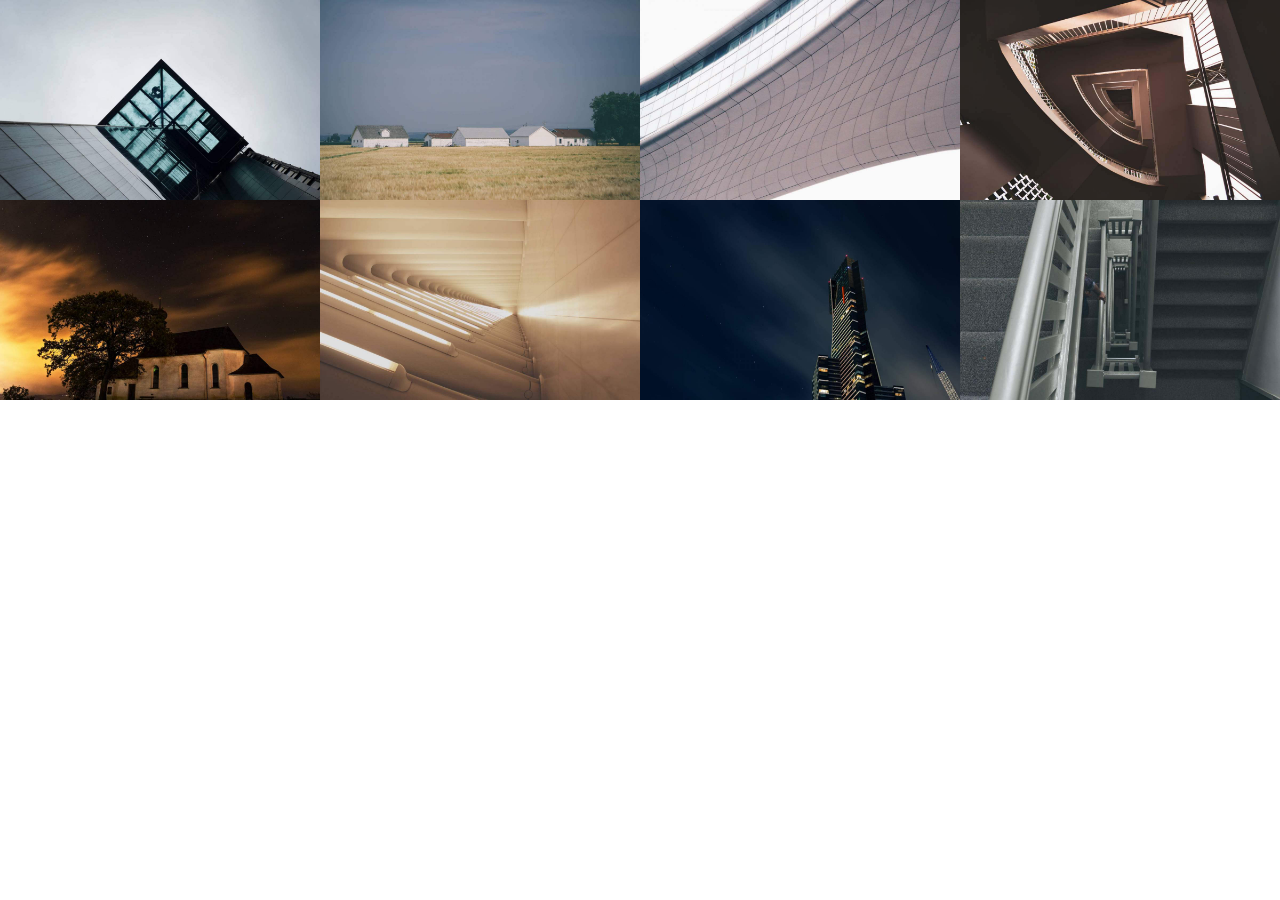
<file: th_home.html>
<!DOCTYPE html>
<html >
<head>
  <!-- Site made with Mobirise Website Builder v4.6.7, https://mobirise.com -->
  <meta charset="UTF-8">
  <meta http-equiv="X-UA-Compatible" content="IE=edge">
  <meta name="generator" content="Mobirise v4.6.7, mobirise.com">
  <meta name="viewport" content="width=device-width, initial-scale=1, minimum-scale=1">
  <link rel="shortcut icon" href="assets/images/logo4.png" type="image/x-icon">
  <meta name="description" content="Website Builder Description">
  <title>TH_Home</title>
  <link rel="stylesheet" href="assets/web/assets/mobirise-icons/mobirise-icons.css">
  <link rel="stylesheet" href="assets/tether/tether.min.css">
  <link rel="stylesheet" href="assets/bootstrap/css/bootstrap.min.css">
  <link rel="stylesheet" href="assets/bootstrap/css/bootstrap-grid.min.css">
  <link rel="stylesheet" href="assets/bootstrap/css/bootstrap-reboot.min.css">
  <link rel="stylesheet" href="assets/animatecss/animate.min.css">
  <link rel="stylesheet" href="assets/theme/css/style.css">
  <link rel="stylesheet" href="assets/gallery/style.css">
  <link href="assets/fonts/style.css" rel="stylesheet">
  <link rel="stylesheet" href="assets/mobirise/css/mbr-additional.css" type="text/css">
  
  
  
</head>
<body>
  <section class="mbr-gallery mbr-slider-carousel cid-qNKxFHgRhT" id="gallery3-p">

    

    <div>
        <div><!-- Filter --><!-- Gallery --><div class="mbr-gallery-row"><div class="mbr-gallery-layout-default"><div><div><div class="mbr-gallery-item mbr-gallery-item--pNaN" data-video-url="false" data-tags="Awesome"><div href="#lb-gallery3-p" data-slide-to="0" data-toggle="modal"><img src="assets/images/gallery00.jpg" alt=""><span class="icon-focus"></span></div></div><div class="mbr-gallery-item mbr-gallery-item--pNaN" data-video-url="false" data-tags="Responsive"><div href="#lb-gallery3-p" data-slide-to="1" data-toggle="modal"><img src="assets/images/gallery01.jpg" alt=""><span class="icon-focus"></span></div></div><div class="mbr-gallery-item mbr-gallery-item--pNaN" data-video-url="false" data-tags="Creative"><div href="#lb-gallery3-p" data-slide-to="2" data-toggle="modal"><img src="assets/images/gallery02.jpg" alt=""><span class="icon-focus"></span></div></div><div class="mbr-gallery-item mbr-gallery-item--pNaN" data-video-url="false" data-tags="Animated"><div href="#lb-gallery3-p" data-slide-to="3" data-toggle="modal"><img src="assets/images/gallery03.jpg" alt=""><span class="icon-focus"></span></div></div><div class="mbr-gallery-item mbr-gallery-item--pNaN" data-video-url="false" data-tags="Awesome"><div href="#lb-gallery3-p" data-slide-to="4" data-toggle="modal"><img src="assets/images/gallery04.jpg" alt=""><span class="icon-focus"></span></div></div><div class="mbr-gallery-item mbr-gallery-item--pNaN" data-video-url="false" data-tags="Awesome"><div href="#lb-gallery3-p" data-slide-to="5" data-toggle="modal"><img src="assets/images/gallery05.jpg" alt=""><span class="icon-focus"></span></div></div><div class="mbr-gallery-item mbr-gallery-item--pNaN" data-video-url="false" data-tags="Responsive"><div href="#lb-gallery3-p" data-slide-to="6" data-toggle="modal"><img src="assets/images/gallery06.jpg" alt=""><span class="icon-focus"></span></div></div><div class="mbr-gallery-item mbr-gallery-item--pNaN" data-video-url="false" data-tags="Animated"><div href="#lb-gallery3-p" data-slide-to="7" data-toggle="modal"><img src="assets/images/gallery07.jpg" alt=""><span class="icon-focus"></span></div></div></div></div><div class="clearfix"></div></div></div><!-- Lightbox --><div data-app-prevent-settings="" class="mbr-slider modal fade carousel slide" tabindex="-1" data-keyboard="true" data-interval="false" id="lb-gallery3-p"><div class="modal-dialog"><div class="modal-content"><div class="modal-body"><div class="carousel-inner"><div class="carousel-item active"><img src="assets/images/gallery00.jpg" alt=""></div><div class="carousel-item"><img src="assets/images/gallery01.jpg" alt=""></div><div class="carousel-item"><img src="assets/images/gallery02.jpg" alt=""></div><div class="carousel-item"><img src="assets/images/gallery03.jpg" alt=""></div><div class="carousel-item"><img src="assets/images/gallery04.jpg" alt=""></div><div class="carousel-item"><img src="assets/images/gallery05.jpg" alt=""></div><div class="carousel-item"><img src="assets/images/gallery06.jpg" alt=""></div><div class="carousel-item"><img src="assets/images/gallery07.jpg" alt=""></div></div><a class="carousel-control carousel-control-prev" role="button" data-slide="prev" href="#lb-gallery3-p"><span class="mbri-left mbr-iconfont" aria-hidden="true"></span><span class="sr-only">Previous</span></a><a class="carousel-control carousel-control-next" role="button" data-slide="next" href="#lb-gallery3-p"><span class="mbri-right mbr-iconfont" aria-hidden="true"></span><span class="sr-only">Next</span></a><a class="close" href="#" role="button" data-dismiss="modal"><span class="sr-only">Close</span></a></div></div></div></div></div>
    </div>

</section>


  <section class="engine"><a href="https://mobirise.ws/i">how to build own website</a></section><script src="assets/web/assets/jquery/jquery.min.js"></script>
  <script src="assets/popper/popper.min.js"></script>
  <script src="assets/tether/tether.min.js"></script>
  <script src="assets/bootstrap/js/bootstrap.min.js"></script>
  <script src="assets/smoothscroll/smooth-scroll.js"></script>
  <script src="assets/masonry/masonry.pkgd.min.js"></script>
  <script src="assets/imagesloaded/imagesloaded.pkgd.min.js"></script>
  <script src="assets/bootstrapcarouselswipe/bootstrap-carousel-swipe.js"></script>
  <script src="assets/viewportchecker/jquery.viewportchecker.js"></script>
  <script src="assets/vimeoplayer/jquery.mb.vimeo_player.js"></script>
  <script src="assets/theme/js/script.js"></script>
  <script src="assets/slidervideo/script.js"></script>
  <script src="assets/gallery/player.min.js"></script>
  <script src="assets/gallery/script.js"></script>
  
  
 <div id="scrollToTop" class="scrollToTop mbr-arrow-up"><a style="text-align: center;"><i></i></a></div>
    <input name="animation" type="hidden">
  </body>
</html>
</file>
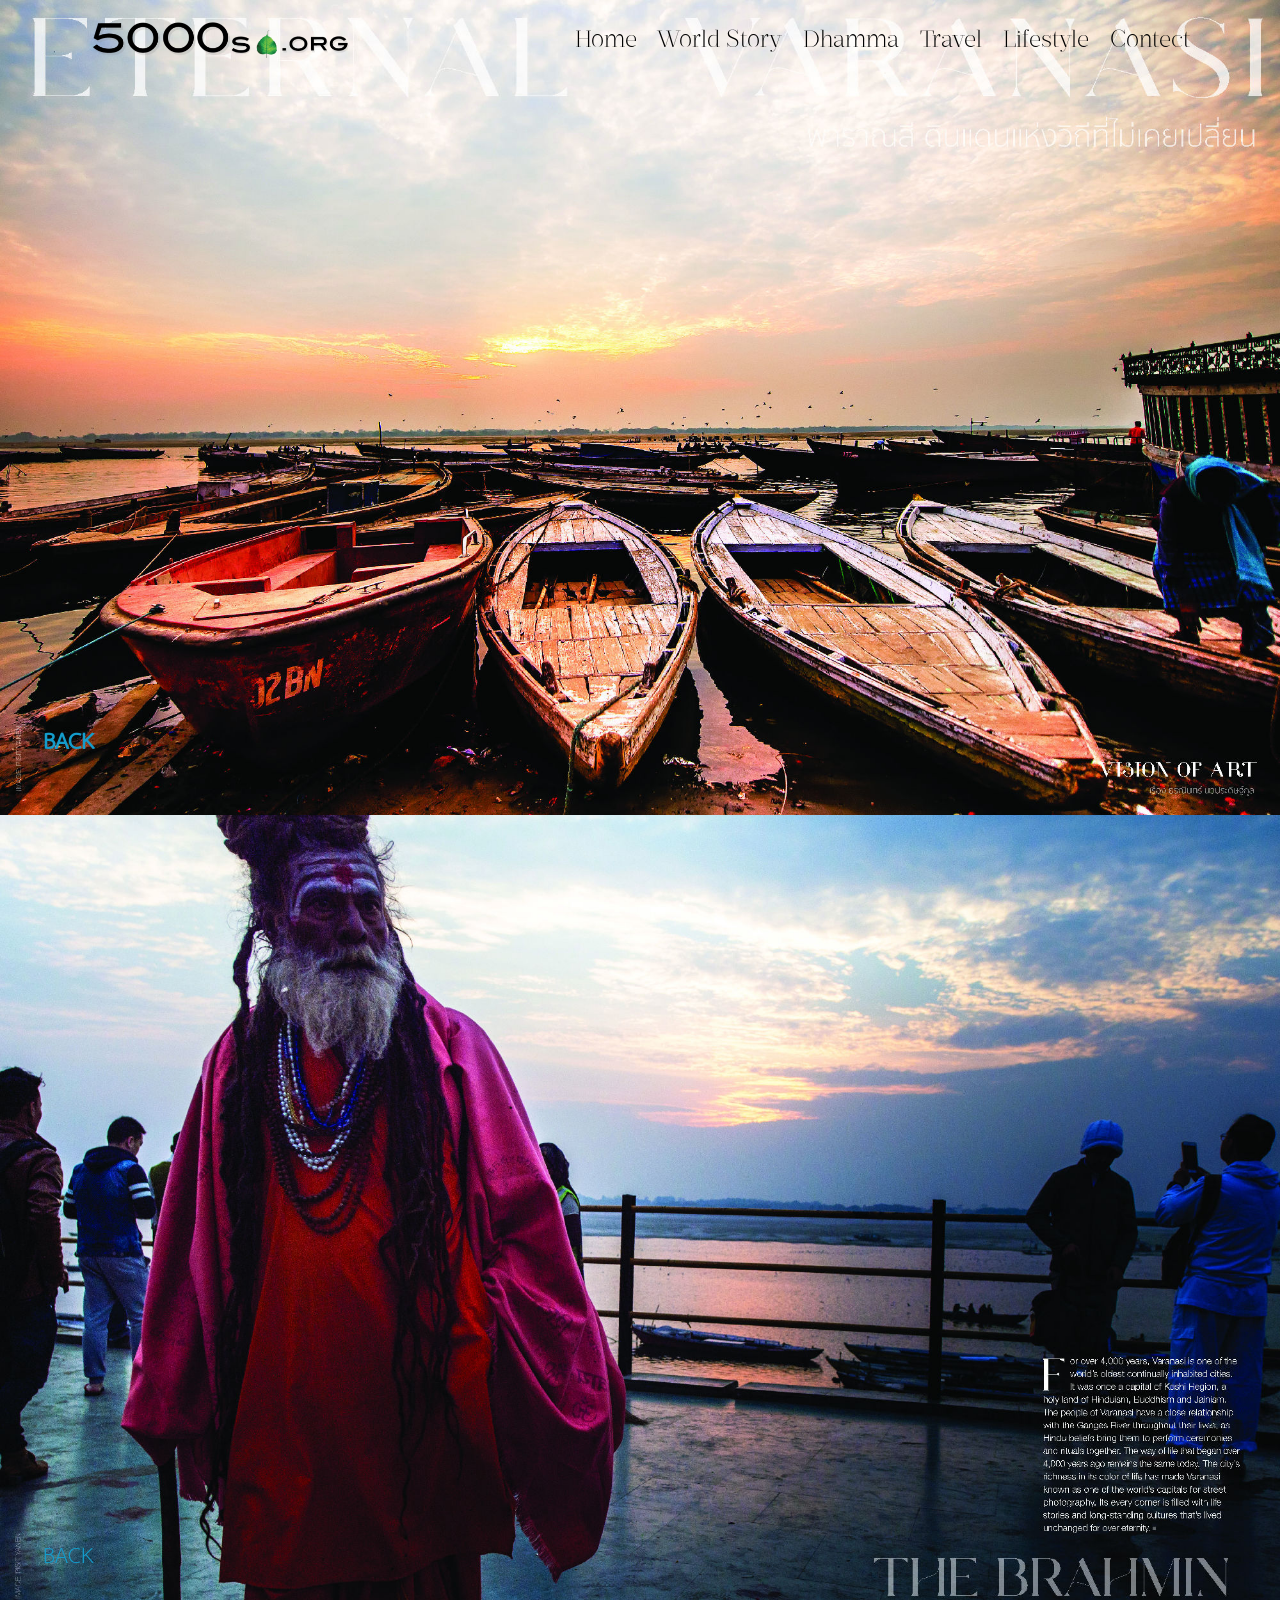
<file: WorldStory.html>
<!DOCTYPE html>
<html >
<head>
  <!-- Site made with Mobirise Website Builder v4.8.10, https://mobirise.com -->
  <meta charset="UTF-8">
  <meta http-equiv="X-UA-Compatible" content="IE=edge">
  <meta name="generator" content="Mobirise v4.8.10, mobirise.com">
  <meta name="viewport" content="width=device-width, initial-scale=1, minimum-scale=1">
  <link rel="shortcut icon" href="assets/images/5000s-mag-cover-logo-2-544x118.png" type="image/x-icon">
  <meta name="description" content="Web Page Builder Description">
  <title>WorldStory</title>
  <link rel="stylesheet" href="assets/web/assets/mobirise-icons/mobirise-icons.css">
  <link rel="stylesheet" href="assets/tether/tether.min.css">
  <link rel="stylesheet" href="assets/bootstrap/css/bootstrap.min.css">
  <link rel="stylesheet" href="assets/bootstrap/css/bootstrap-grid.min.css">
  <link rel="stylesheet" href="assets/bootstrap/css/bootstrap-reboot.min.css">
  <link rel="stylesheet" href="assets/dropdown/css/style.css">
  <link rel="stylesheet" href="assets/theme/css/style.css">
  <link href="assets/fonts/style.css" rel="stylesheet">
  <link rel="stylesheet" href="assets/mobirise/css/mbr-additional.css" type="text/css">
  
  
  
</head>
<body>
  <section class="menu cid-qNN9Z5W8XE" once="menu" id="menu1-1z">

    

    <nav class="navbar navbar-expand beta-menu navbar-dropdown align-items-center navbar-fixed-top navbar-toggleable-sm bg-color transparent">
        <button class="navbar-toggler navbar-toggler-right" type="button" data-toggle="collapse" data-target="#navbarSupportedContent" aria-controls="navbarSupportedContent" aria-expanded="false" aria-label="Toggle navigation">
            <div class="hamburger">
                <span></span>
                <span></span>
                <span></span>
                <span></span>
            </div>
        </button>
        <div class="menu-logo">
            <div class="navbar-brand">
                <span class="navbar-logo">
                    <a href="https://mobirise.com">
                         <img src="assets/images/5000s-mag-cover-logo-2-544x118.png" alt="Mobirise" title="" style="height: 3.8rem;">
                    </a>
                </span>
                
            </div>
        </div>
        <div class="collapse navbar-collapse" id="navbarSupportedContent">
            <ul class="navbar-nav nav-dropdown nav-right" data-app-modern-menu="true"><li class="nav-item">
                    <a class="nav-link link text-black display-4" href="#top">
                        
                        Home
                    </a>
                </li>
                <li class="nav-item">
                    <a class="nav-link link text-black display-4" href="index.html#content5-17">
                        
                        World Story
                    </a>
                </li><li class="nav-item"><a class="nav-link link text-black display-4" href="index.html#content5-1m">
                        
                         Dhamma
                    </a></li><li class="nav-item"><a class="nav-link link text-black display-4" href="index.html#content5-1p">
                        
                        Travel
                    </a></li><li class="nav-item"><a class="nav-link link text-black display-4" href="index.html#content5-1s">
                        
                        Lifestyle
                    </a></li><li class="nav-item"><a class="nav-link link text-black display-4" href="#bottom">
                        
                        Contect</a></li></ul>
            
        </div>
    </nav>
</section>

<section class="engine"><a href="https://mobirise.info">Mobirise</a></section><section class="cid-qNSOu1DRuw" id="image2-2g">

    

    <figure class="mbr-figure">
        <div class="image-block" style="width: 100%;">
            <img src="assets/images/mag24-page-20-2000x1273.jpg" alt="Mobirise" title="">
            <figcaption class="mbr-figure-caption mbr-figure-caption-over">
                <div class="container pb-5 mbr-white align-center mbr-fonts-style display-7">&nbsp; &nbsp; <a href="index.html#content5-17"><strong>BACK</strong></a></div>
            </figcaption>
        </div>
    </figure>
</section>

<section class="cid-qNSP1McQab" id="image2-2h">

    

    <figure class="mbr-figure">
        <div class="image-block" style="width: 100%;">
            <img src="assets/images/mag24-page-22-2000x1273.jpg" alt="Mobirise" title="">
            <figcaption class="mbr-figure-caption mbr-figure-caption-over">
                <div class="container pb-5 mbr-white align-center mbr-fonts-style display-7">&nbsp; &nbsp; <a href="index.html#content5-17">BACK</a></div>
            </figcaption>
        </div>
    </figure>
</section>


  <script src="assets/web/assets/jquery/jquery.min.js"></script>
  <script src="assets/popper/popper.min.js"></script>
  <script src="assets/tether/tether.min.js"></script>
  <script src="assets/bootstrap/js/bootstrap.min.js"></script>
  <script src="assets/smoothscroll/smooth-scroll.js"></script>
  <script src="assets/dropdown/js/script.min.js"></script>
  <script src="assets/touchswipe/jquery.touch-swipe.min.js"></script>
  <script src="assets/theme/js/script.js"></script>
  
  
</body>
</html>
</file>
<file: assets/web/assets/mobirise-icons/mobirise-icons.css>
@font-face {
  font-family: 'MobiriseIcons';
  src:  url('mobirise-icons.eot?spat4u');
  src:  url('mobirise-icons.eot?spat4u#iefix') format('embedded-opentype'),
    url('mobirise-icons.ttf?spat4u') format('truetype'),
    url('mobirise-icons.woff?spat4u') format('woff'),
    url('mobirise-icons.svg?spat4u#MobiriseIcons') format('svg');
  font-weight: normal;
  font-style: normal;
}

[class^="mbri-"], [class*=" mbri-"] {
  /* use !important to prevent issues with browser extensions that change fonts */
  font-family: MobiriseIcons !important;
  speak: none;
  font-style: normal;
  font-weight: normal;
  font-variant: normal;
  text-transform: none;
  line-height: 1;

  /* Better Font Rendering =========== */
  -webkit-font-smoothing: antialiased;
  -moz-osx-font-smoothing: grayscale;
}

.mbri-add-submenu:before {
  content: "\e900";
}
.mbri-alert:before {
  content: "\e901";
}
.mbri-align-center:before {
  content: "\e902";
}
.mbri-align-justify:before {
  content: "\e903";
}
.mbri-align-left:before {
  content: "\e904";
}
.mbri-align-right:before {
  content: "\e905";
}
.mbri-android:before {
  content: "\e906";
}
.mbri-apple:before {
  content: "\e907";
}
.mbri-arrow-down:before {
  content: "\e908";
}
.mbri-arrow-next:before {
  content: "\e909";
}
.mbri-arrow-prev:before {
  content: "\e90a";
}
.mbri-arrow-up:before {
  content: "\e90b";
}
.mbri-bold:before {
  content: "\e90c";
}
.mbri-bookmark:before {
  content: "\e90d";
}
.mbri-bootstrap:before {
  content: "\e90e";
}
.mbri-briefcase:before {
  content: "\e90f";
}
.mbri-browse:before {
  content: "\e910";
}
.mbri-bulleted-list:before {
  content: "\e911";
}
.mbri-calendar:before {
  content: "\e912";
}
.mbri-camera:before {
  content: "\e913";
}
.mbri-cart-add:before {
  content: "\e914";
}
.mbri-cart-full:before {
  content: "\e915";
}
.mbri-cash:before {
  content: "\e916";
}
.mbri-change-style:before {
  content: "\e917";
}
.mbri-chat:before {
  content: "\e918";
}
.mbri-clock:before {
  content: "\e919";
}
.mbri-close:before {
  content: "\e91a";
}
.mbri-cloud:before {
  content: "\e91b";
}
.mbri-code:before {
  content: "\e91c";
}
.mbri-contact-form:before {
  content: "\e91d";
}
.mbri-credit-card:before {
  content: "\e91e";
}
.mbri-cursor-click:before {
  content: "\e91f";
}
.mbri-cust-feedback:before {
  content: "\e920";
}
.mbri-database:before {
  content: "\e921";
}
.mbri-delivery:before {
  content: "\e922";
}
.mbri-desktop:before {
  content: "\e923";
}
.mbri-devices:before {
  content: "\e924";
}
.mbri-down:before {
  content: "\e925";
}
.mbri-download:before {
  content: "\e989";
}
.mbri-drag-n-drop:before {
  content: "\e927";
}
.mbri-drag-n-drop2:before {
  content: "\e928";
}
.mbri-edit:before {
  content: "\e929";
}
.mbri-edit2:before {
  content: "\e92a";
}
.mbri-error:before {
  content: "\e92b";
}
.mbri-extension:before {
  content: "\e92c";
}
.mbri-features:before {
  content: "\e92d";
}
.mbri-file:before {
  content: "\e92e";
}
.mbri-flag:before {
  content: "\e92f";
}
.mbri-folder:before {
  content: "\e930";
}
.mbri-gift:before {
  content: "\e931";
}
.mbri-github:before {
  content: "\e932";
}
.mbri-globe:before {
  content: "\e933";
}
.mbri-globe-2:before {
  content: "\e934";
}
.mbri-growing-chart:before {
  content: "\e935";
}
.mbri-hearth:before {
  content: "\e936";
}
.mbri-help:before {
  content: "\e937";
}
.mbri-home:before {
  content: "\e938";
}
.mbri-hot-cup:before {
  content: "\e939";
}
.mbri-idea:before {
  content: "\e93a";
}
.mbri-image-gallery:before {
  content: "\e93b";
}
.mbri-image-slider:before {
  content: "\e93c";
}
.mbri-info:before {
  content: "\e93d";
}
.mbri-italic:before {
  content: "\e93e";
}
.mbri-key:before {
  content: "\e93f";
}
.mbri-laptop:before {
  content: "\e940";
}
.mbri-layers:before {
  content: "\e941";
}
.mbri-left-right:before {
  content: "\e942";
}
.mbri-left:before {
  content: "\e943";
}
.mbri-letter:before {
  content: "\e944";
}
.mbri-like:before {
  content: "\e945";
}
.mbri-link:before {
  content: "\e946";
}
.mbri-lock:before {
  content: "\e947";
}
.mbri-login:before {
  content: "\e948";
}
.mbri-logout:before {
  content: "\e949";
}
.mbri-magic-stick:before {
  content: "\e94a";
}
.mbri-map-pin:before {
  content: "\e94b";
}
.mbri-menu:before {
  content: "\e94c";
}
.mbri-mobile:before {
  content: "\e94d";
}
.mbri-mobile2:before {
  content: "\e94e";
}
.mbri-mobirise:before {
  content: "\e94f";
}
.mbri-more-horizontal:before {
  content: "\e950";
}
.mbri-more-vertical:before {
  content: "\e951";
}
.mbri-music:before {
  content: "\e952";
}
.mbri-new-file:before {
  content: "\e953";
}
.mbri-numbered-list:before {
  content: "\e954";
}
.mbri-opened-folder:before {
  content: "\e955";
}
.mbri-pages:before {
  content: "\e956";
}
.mbri-paper-plane:before {
  content: "\e957";
}
.mbri-paperclip:before {
  content: "\e958";
}
.mbri-photo:before {
  content: "\e959";
}
.mbri-photos:before {
  content: "\e95a";
}
.mbri-pin:before {
  content: "\e95b";
}
.mbri-play:before {
  content: "\e95c";
}
.mbri-plus:before {
  content: "\e95d";
}
.mbri-preview:before {
  content: "\e95e";
}
.mbri-print:before {
  content: "\e95f";
}
.mbri-protect:before {
  content: "\e960";
}
.mbri-question:before {
  content: "\e961";
}
.mbri-quote-left:before {
  content: "\e962";
}
.mbri-quote-right:before {
  content: "\e963";
}
.mbri-refresh:before {
  content: "\e964";
}
.mbri-responsive:before {
  content: "\e965";
}
.mbri-right:before {
  content: "\e966";
}
.mbri-rocket:before {
  content: "\e967";
}
.mbri-sad-face:before {
  content: "\e968";
}
.mbri-sale:before {
  content: "\e969";
}
.mbri-save:before {
  content: "\e96a";
}
.mbri-search:before {
  content: "\e96b";
}
.mbri-setting:before {
  content: "\e96c";
}
.mbri-setting2:before {
  content: "\e96d";
}
.mbri-setting3:before {
  content: "\e96e";
}
.mbri-share:before {
  content: "\e96f";
}
.mbri-shopping-bag:before {
  content: "\e970";
}
.mbri-shopping-basket:before {
  content: "\e971";
}
.mbri-shopping-cart:before {
  content: "\e972";
}
.mbri-sites:before {
  content: "\e973";
}
.mbri-smile-face:before {
  content: "\e974";
}
.mbri-speed:before {
  content: "\e975";
}
.mbri-star:before {
  content: "\e976";
}
.mbri-success:before {
  content: "\e977";
}
.mbri-sun:before {
  content: "\e978";
}
.mbri-sun2:before {
  content: "\e979";
}
.mbri-tablet:before {
  content: "\e97a";
}
.mbri-tablet-vertical:before {
  content: "\e97b";
}
.mbri-target:before {
  content: "\e97c";
}
.mbri-timer:before {
  content: "\e97d";
}
.mbri-to-ftp:before {
  content: "\e97e";
}
.mbri-to-local-drive:before {
  content: "\e97f";
}
.mbri-touch-swipe:before {
  content: "\e980";
}
.mbri-touch:before {
  content: "\e981";
}
.mbri-trash:before {
  content: "\e982";
}
.mbri-underline:before {
  content: "\e983";
}
.mbri-unlink:before {
  content: "\e984";
}
.mbri-unlock:before {
  content: "\e985";
}
.mbri-up-down:before {
  content: "\e986";
}
.mbri-up:before {
  content: "\e987";
}
.mbri-update:before {
  content: "\e988";
}
.mbri-upload:before {
 content: "\e926"; 
}
.mbri-user:before {
  content: "\e98a";
}
.mbri-user2:before {
  content: "\e98b";
}
.mbri-users:before {
  content: "\e98c";
}
.mbri-video:before {
  content: "\e98d";
}
.mbri-video-play:before {
  content: "\e98e";
}
.mbri-watch:before {
  content: "\e98f";
}
.mbri-website-theme:before {
  content: "\e990";
}
.mbri-wifi:before {
  content: "\e991";
}
.mbri-windows:before {
  content: "\e992";
}
.mbri-zoom-out:before {
  content: "\e993";
}
.mbri-redo:before {
  content: "\e994";
}
.mbri-undo:before {
  content: "\e995";
}
</file>
<file: assets/dropdown/css/style.css>
.navbar-dropdown {
  left: 0;
  padding: 0;
  position: absolute;
  right: 0;
  top: 0;
  transition: all 0.45s ease;
  z-index: 1030;
  background: #282828; }
  .navbar-dropdown .navbar-logo {
    margin-right: 0.8rem;
    transition: margin 0.3s ease-in-out;
    vertical-align: middle; }
    .navbar-dropdown .navbar-logo img {
      height: 3.125rem;
      transition: all 0.3s ease-in-out; }
    .navbar-dropdown .navbar-logo.mbr-iconfont {
      font-size: 3.125rem;
      line-height: 3.125rem; }
  .navbar-dropdown .navbar-caption {
    font-weight: 700;
    white-space: normal;
    vertical-align: -4px;
    line-height: 3.125rem !important; }
    .navbar-dropdown .navbar-caption, .navbar-dropdown .navbar-caption:hover {
      color: inherit;
      text-decoration: none; }
  .navbar-dropdown .mbr-iconfont + .navbar-caption {
    vertical-align: -1px; }
  .navbar-dropdown.navbar-fixed-top {
    position: fixed; }
  .navbar-dropdown .navbar-brand span {
    vertical-align: -4px; }
  .navbar-dropdown.bg-color.transparent {
    background: none; }
  .navbar-dropdown.navbar-short .navbar-brand {
    padding: 0.625rem 0; }
    .navbar-dropdown.navbar-short .navbar-brand span {
      vertical-align: -1px; }
  .navbar-dropdown.navbar-short .navbar-caption {
    line-height: 2.375rem !important;
    vertical-align: -2px; }
  .navbar-dropdown.navbar-short .navbar-logo {
    margin-right: 0.5rem; }
    .navbar-dropdown.navbar-short .navbar-logo img {
      height: 2.375rem; }
    .navbar-dropdown.navbar-short .navbar-logo.mbr-iconfont {
      font-size: 2.375rem;
      line-height: 2.375rem; }
  .navbar-dropdown.navbar-short .mbr-table-cell {
    height: 3.625rem; }
  .navbar-dropdown .navbar-close {
    left: 0.6875rem;
    position: fixed;
    top: 0.75rem;
    z-index: 1000; }
  .navbar-dropdown .hamburger-icon {
    content: "";
    display: inline-block;
    vertical-align: middle;
    width: 16px;
    -webkit-box-shadow: 0 -6px 0 1px #282828,0 0 0 1px #282828,0 6px 0 1px #282828;
    -moz-box-shadow: 0 -6px 0 1px #282828,0 0 0 1px #282828,0 6px 0 1px #282828;
    box-shadow: 0 -6px 0 1px #282828,0 0 0 1px #282828,0 6px 0 1px #282828; }

.dropdown-menu .dropdown-toggle[data-toggle="dropdown-submenu"]::after {
  border-bottom: 0.35em solid transparent;
  border-left: 0.35em solid;
  border-right: 0;
  border-top: 0.35em solid transparent;
  margin-left: 0.3rem; }

.dropdown-menu .dropdown-item:focus {
  outline: 0; }

.nav-dropdown {
  font-size: 0.75rem;
  font-weight: 500;
  height: auto !important; }
  .nav-dropdown .nav-btn {
    padding-left: 1rem; }
  .nav-dropdown .link {
    margin: .667em 1.667em;
    font-weight: 500;
    padding: 0;
    transition: color .2s ease-in-out; }
    .nav-dropdown .link.dropdown-toggle {
      margin-right: 2.583em; }
      .nav-dropdown .link.dropdown-toggle::after {
        margin-left: .25rem;
        border-top: 0.35em solid;
        border-right: 0.35em solid transparent;
        border-left: 0.35em solid transparent;
        border-bottom: 0; }
      .nav-dropdown .link.dropdown-toggle[aria-expanded="true"] {
        margin: 0;
        padding: 0.667em 3.263em  0.667em 1.667em; }
  .nav-dropdown .link::after,
  .nav-dropdown .dropdown-item::after {
    color: inherit; }
  .nav-dropdown .btn {
    font-size: 0.75rem;
    font-weight: 700;
    letter-spacing: 0;
    margin-bottom: 0;
    padding-left: 1.25rem;
    padding-right: 1.25rem; }
  .nav-dropdown .dropdown-menu {
    border-radius: 0;
    border: 0;
    left: 0;
    margin: 0;
    padding-bottom: 1.25rem;
    padding-top: 1.25rem;
    position: relative; }
  .nav-dropdown .dropdown-submenu {
    margin-left: 0.125rem;
    top: 0; }
  .nav-dropdown .dropdown-item {
    font-weight: 500;
    line-height: 2;
    padding: 0.3846em 4.615em 0.3846em 1.5385em;
    position: relative;
    transition: color .2s ease-in-out, background-color .2s ease-in-out; }
    .nav-dropdown .dropdown-item::after {
      margin-top: -0.3077em;
      position: absolute;
      right: 1.1538em;
      top: 50%; }
    .nav-dropdown .dropdown-item:focus, .nav-dropdown .dropdown-item:hover {
      background: none; }

@media (max-width: 767px) {
  .nav-dropdown.navbar-toggleable-sm {
    bottom: 0;
    display: none;
    left: 0;
    overflow-x: hidden;
    position: fixed;
    top: 0;
    transform: translateX(-100%);
    -ms-transform: translateX(-100%);
    -webkit-transform: translateX(-100%);
    width: 18.75rem;
    z-index: 999; } }
.nav-dropdown.navbar-toggleable-xl {
  bottom: 0;
  display: none;
  left: 0;
  overflow-x: hidden;
  position: fixed;
  top: 0;
  transform: translateX(-100%);
  -ms-transform: translateX(-100%);
  -webkit-transform: translateX(-100%);
  width: 18.75rem;
  z-index: 999; }

.nav-dropdown-sm {
  display: block !important;
  overflow-x: hidden;
  overflow: auto;
  padding-top: 3.875rem; }
  .nav-dropdown-sm::after {
    content: "";
    display: block;
    height: 3rem;
    width: 100%; }
  .nav-dropdown-sm.collapse.in ~ .navbar-close {
    display: block !important; }
  .nav-dropdown-sm.collapsing, .nav-dropdown-sm.collapse.in {
    transform: translateX(0);
    -ms-transform: translateX(0);
    -webkit-transform: translateX(0);
    transition: all 0.25s ease-out;
    -webkit-transition: all 0.25s ease-out;
    background: #282828; }
  .nav-dropdown-sm.collapsing[aria-expanded="false"] {
    transform: translateX(-100%);
    -ms-transform: translateX(-100%);
    -webkit-transform: translateX(-100%); }
  .nav-dropdown-sm .nav-item {
    display: block;
    margin-left: 0 !important;
    padding-left: 0; }
  .nav-dropdown-sm .link,
  .nav-dropdown-sm .dropdown-item {
    border-top: 1px dotted rgba(255, 255, 255, 0.1);
    font-size: 0.8125rem;
    line-height: 1.6;
    margin: 0 !important;
    padding: 0.875rem 2.4rem 0.875rem 1.5625rem !important;
    position: relative;
    white-space: normal; }
    .nav-dropdown-sm .link:focus, .nav-dropdown-sm .link:hover,
    .nav-dropdown-sm .dropdown-item:focus,
    .nav-dropdown-sm .dropdown-item:hover {
      background: rgba(0, 0, 0, 0.2) !important;
      color: #c0a375; }
  .nav-dropdown-sm .nav-btn {
    position: relative;
    padding: 1.5625rem 1.5625rem 0 1.5625rem; }
    .nav-dropdown-sm .nav-btn::before {
      border-top: 1px dotted rgba(255, 255, 255, 0.1);
      content: "";
      left: 0;
      position: absolute;
      top: 0;
      width: 100%; }
    .nav-dropdown-sm .nav-btn + .nav-btn {
      padding-top: 0.625rem; }
      .nav-dropdown-sm .nav-btn + .nav-btn::before {
        display: none; }
  .nav-dropdown-sm .btn {
    padding: 0.625rem 0; }
  .nav-dropdown-sm .dropdown-toggle[data-toggle="dropdown-submenu"]::after {
    margin-left: .25rem;
    border-top: 0.35em solid;
    border-right: 0.35em solid transparent;
    border-left: 0.35em solid transparent;
    border-bottom: 0; }
  .nav-dropdown-sm .dropdown-toggle[data-toggle="dropdown-submenu"][aria-expanded="true"]::after {
    border-top: 0;
    border-right: 0.35em solid transparent;
    border-left: 0.35em solid transparent;
    border-bottom: 0.35em solid; }
  .nav-dropdown-sm .dropdown-menu {
    margin: 0;
    padding: 0;
    position: relative;
    top: 0;
    left: 0;
    width: 100%;
    border: 0;
    float: none;
    border-radius: 0;
    background: none; }
  .nav-dropdown-sm .dropdown-submenu {
    left: 100%;
    margin-left: 0.125rem;
    margin-top: -1.25rem;
    top: 0; }

.navbar-toggleable-sm .nav-dropdown .dropdown-menu {
  position: absolute; }

.navbar-toggleable-sm .nav-dropdown .dropdown-submenu {
  left: 100%;
  margin-left: 0.125rem;
  margin-top: -1.25rem;
  top: 0; }

.navbar-toggleable-sm.opened .nav-dropdown .dropdown-menu {
  position: relative; }

.navbar-toggleable-sm.opened .nav-dropdown .dropdown-submenu {
  left: 0;
  margin-left: 00rem;
  margin-top: 0rem;
  top: 0; }

.is-builder .nav-dropdown.collapsing {
  transition: none !important; }

/*# sourceMappingURL=style.css.map */
</file>
<file: assets/socicon/css/styles.css>
@charset "UTF-8";

@font-face {
  font-family: "socicon";
  src:url("../fonts/socicon.eot");
  src:url("../fonts/socicon.eot?#iefix") format("embedded-opentype"),
    url("../fonts/socicon.woff") format("woff"),
    url("../fonts/socicon.ttf") format("truetype"),
    url("../fonts/socicon.svg#socicon") format("svg");
  font-weight: normal;
  font-style: normal;

}

[data-icon]:before {
  font-family: "socicon" !important;
  content: attr(data-icon);
  font-style: normal !important;
  font-weight: normal !important;
  font-variant: normal !important;
  text-transform: none !important;
  speak: none;
  line-height: 1;
  -webkit-font-smoothing: antialiased;
  -moz-osx-font-smoothing: grayscale;
}

[class^="socicon-"]:before,
[class*=" socicon-"]:before {
  font-family: "socicon" !important;
  font-style: normal !important;
  font-weight: normal !important;
  font-variant: normal !important;
  text-transform: none !important;
  speak: none;
  line-height: 1;
  -webkit-font-smoothing: antialiased;
  -moz-osx-font-smoothing: grayscale;
}

.socicon-modelmayhem:before {
  content: "\e000";
}
.socicon-mixcloud:before {
  content: "\e001";
}
.socicon-drupal:before {
  content: "\e002";
}
.socicon-swarm:before {
  content: "\e003";
}
.socicon-istock:before {
  content: "\e004";
}
.socicon-yammer:before {
  content: "\e005";
}
.socicon-ello:before {
  content: "\e006";
}
.socicon-stackoverflow:before {
  content: "\e007";
}
.socicon-persona:before {
  content: "\e008";
}
.socicon-triplej:before {
  content: "\e009";
}
.socicon-houzz:before {
  content: "\e00a";
}
.socicon-rss:before {
  content: "\e00b";
}
.socicon-paypal:before {
  content: "\e00c";
}
.socicon-odnoklassniki:before {
  content: "\e00d";
}
.socicon-airbnb:before {
  content: "\e00e";
}
.socicon-periscope:before {
  content: "\e00f";
}
.socicon-outlook:before {
  content: "\e010";
}
.socicon-coderwall:before {
  content: "\e011";
}
.socicon-tripadvisor:before {
  content: "\e012";
}
.socicon-appnet:before {
  content: "\e013";
}
.socicon-goodreads:before {
  content: "\e014";
}
.socicon-tripit:before {
  content: "\e015";
}
.socicon-lanyrd:before {
  content: "\e016";
}
.socicon-slideshare:before {
  content: "\e017";
}
.socicon-buffer:before {
  content: "\e018";
}
.socicon-disqus:before {
  content: "\e019";
}
.socicon-vkontakte:before {
  content: "\e01a";
}
.socicon-whatsapp:before {
  content: "\e01b";
}
.socicon-patreon:before {
  content: "\e01c";
}
.socicon-storehouse:before {
  content: "\e01d";
}
.socicon-pocket:before {
  content: "\e01e";
}
.socicon-mail:before {
  content: "\e01f";
}
.socicon-blogger:before {
  content: "\e020";
}
.socicon-technorati:before {
  content: "\e021";
}
.socicon-reddit:before {
  content: "\e022";
}
.socicon-dribbble:before {
  content: "\e023";
}
.socicon-stumbleupon:before {
  content: "\e024";
}
.socicon-digg:before {
  content: "\e025";
}
.socicon-envato:before {
  content: "\e026";
}
.socicon-behance:before {
  content: "\e027";
}
.socicon-delicious:before {
  content: "\e028";
}
.socicon-deviantart:before {
  content: "\e029";
}
.socicon-forrst:before {
  content: "\e02a";
}
.socicon-play:before {
  content: "\e02b";
}
.socicon-zerply:before {
  content: "\e02c";
}
.socicon-wikipedia:before {
  content: "\e02d";
}
.socicon-apple:before {
  content: "\e02e";
}
.socicon-flattr:before {
  content: "\e02f";
}
.socicon-github:before {
  content: "\e030";
}
.socicon-renren:before {
  content: "\e031";
}
.socicon-friendfeed:before {
  content: "\e032";
}
.socicon-newsvine:before {
  content: "\e033";
}
.socicon-identica:before {
  content: "\e034";
}
.socicon-bebo:before {
  content: "\e035";
}
.socicon-zynga:before {
  content: "\e036";
}
.socicon-steam:before {
  content: "\e037";
}
.socicon-xbox:before {
  content: "\e038";
}
.socicon-windows:before {
  content: "\e039";
}
.socicon-qq:before {
  content: "\e03a";
}
.socicon-douban:before {
  content: "\e03b";
}
.socicon-meetup:before {
  content: "\e03c";
}
.socicon-playstation:before {
  content: "\e03d";
}
.socicon-android:before {
  content: "\e03e";
}
.socicon-snapchat:before {
  content: "\e03f";
}
.socicon-twitter:before {
  content: "\e040";
}
.socicon-facebook:before {
  content: "\e041";
}
.socicon-googleplus:before {
  content: "\e042";
}
.socicon-pinterest:before {
  content: "\e043";
}
.socicon-foursquare:before {
  content: "\e044";
}
.socicon-yahoo:before {
  content: "\e045";
}
.socicon-skype:before {
  content: "\e046";
}
.socicon-yelp:before {
  content: "\e047";
}
.socicon-feedburner:before {
  content: "\e048";
}
.socicon-linkedin:before {
  content: "\e049";
}
.socicon-viadeo:before {
  content: "\e04a";
}
.socicon-xing:before {
  content: "\e04b";
}
.socicon-myspace:before {
  content: "\e04c";
}
.socicon-soundcloud:before {
  content: "\e04d";
}
.socicon-spotify:before {
  content: "\e04e";
}
.socicon-grooveshark:before {
  content: "\e04f";
}
.socicon-lastfm:before {
  content: "\e050";
}
.socicon-youtube:before {
  content: "\e051";
}
.socicon-vimeo:before {
  content: "\e052";
}
.socicon-dailymotion:before {
  content: "\e053";
}
.socicon-vine:before {
  content: "\e054";
}
.socicon-flickr:before {
  content: "\e055";
}
.socicon-500px:before {
  content: "\e056";
}
.socicon-wordpress:before {
  content: "\e058";
}
.socicon-tumblr:before {
  content: "\e059";
}
.socicon-twitch:before {
  content: "\e05a";
}
.socicon-8tracks:before {
  content: "\e05b";
}
.socicon-amazon:before {
  content: "\e05c";
}
.socicon-icq:before {
  content: "\e05d";
}
.socicon-smugmug:before {
  content: "\e05e";
}
.socicon-ravelry:before {
  content: "\e05f";
}
.socicon-weibo:before {
  content: "\e060";
}
.socicon-baidu:before {
  content: "\e061";
}
.socicon-angellist:before {
  content: "\e062";
}
.socicon-ebay:before {
  content: "\e063";
}
.socicon-imdb:before {
  content: "\e064";
}
.socicon-stayfriends:before {
  content: "\e065";
}
.socicon-residentadvisor:before {
  content: "\e066";
}
.socicon-google:before {
  content: "\e067";
}
.socicon-yandex:before {
  content: "\e068";
}
.socicon-sharethis:before {
  content: "\e069";
}
.socicon-bandcamp:before {
  content: "\e06a";
}
.socicon-itunes:before {
  content: "\e06b";
}
.socicon-deezer:before {
  content: "\e06c";
}
.socicon-telegram:before {
  content: "\e06e";
}
.socicon-openid:before {
  content: "\e06f";
}
.socicon-amplement:before {
  content: "\e070";
}
.socicon-viber:before {
  content: "\e071";
}
.socicon-zomato:before {
  content: "\e072";
}
.socicon-draugiem:before {
  content: "\e074";
}
.socicon-endomodo:before {
  content: "\e075";
}
.socicon-filmweb:before {
  content: "\e076";
}
.socicon-stackexchange:before {
  content: "\e077";
}
.socicon-wykop:before {
  content: "\e078";
}
.socicon-teamspeak:before {
  content: "\e079";
}
.socicon-teamviewer:before {
  content: "\e07a";
}
.socicon-ventrilo:before {
  content: "\e07b";
}
.socicon-younow:before {
  content: "\e07c";
}
.socicon-raidcall:before {
  content: "\e07d";
}
.socicon-mumble:before {
  content: "\e07e";
}
.socicon-medium:before {
  content: "\e06d";
}
.socicon-bebee:before {
  content: "\e07f";
}
.socicon-hitbox:before {
  content: "\e080";
}
.socicon-reverbnation:before {
  content: "\e081";
}
.socicon-formulr:before {
  content: "\e082";
}
.socicon-instagram:before {
  content: "\e057";
}
.socicon-battlenet:before {
  content: "\e083";
}
.socicon-chrome:before {
  content: "\e084";
}
.socicon-discord:before {
  content: "\e086";
}
.socicon-issuu:before {
  content: "\e087";
}
.socicon-macos:before {
  content: "\e088";
}
.socicon-firefox:before {
  content: "\e089";
}
.socicon-opera:before {
  content: "\e08d";
}
.socicon-keybase:before {
  content: "\e090";
}
.socicon-alliance:before {
  content: "\e091";
}
.socicon-livejournal:before {
  content: "\e092";
}
.socicon-googlephotos:before {
  content: "\e093";
}
.socicon-horde:before {
  content: "\e094";
}
.socicon-etsy:before {
  content: "\e095";
}
.socicon-zapier:before {
  content: "\e096";
}
.socicon-google-scholar:before {
  content: "\e097";
}
.socicon-researchgate:before {
  content: "\e098";
}
.socicon-wechat:before {
  content: "\e099";
}
.socicon-strava:before {
  content: "\e09a";
}
.socicon-line:before {
  content: "\e09b";
}
.socicon-lyft:before {
  content: "\e09c";
}
.socicon-uber:before {
  content: "\e09d";
}
.socicon-songkick:before {
  content: "\e09e";
}
.socicon-viewbug:before {
  content: "\e09f";
}
.socicon-googlegroups:before {
  content: "\e0a0";
}
.socicon-quora:before {
  content: "\e073";
}
.socicon-diablo:before {
  content: "\e085";
}
.socicon-blizzard:before {
  content: "\e0a1";
}
.socicon-hearthstone:before {
  content: "\e08b";
}
.socicon-heroes:before {
  content: "\e08a";
}
.socicon-overwatch:before {
  content: "\e08c";
}
.socicon-warcraft:before {
  content: "\e08e";
}
.socicon-starcraft:before {
  content: "\e08f";
}
.socicon-beam:before {
  content: "\e0a2";
}
.socicon-curse:before {
  content: "\e0a3";
}
.socicon-player:before {
  content: "\e0a4";
}
.socicon-streamjar:before {
  content: "\e0a5";
}
.socicon-nintendo:before {
  content: "\e0a6";
}
.socicon-hellocoton:before {
  content: "\e0a7";
}
</file>
<file: assets/theme/css/style.css>
/*!
 * Mobirise v4 theme (https://mobirise.com/)
 * Copyright 2017 Mobirise
 */
section {
  background-color: #eeeeee; }

section,
.container,
.container-fluid {
  position: relative;
  word-wrap: break-word; }

a.mbr-iconfont:hover {
  text-decoration: none; }

.article .lead p, .article .lead ul, .article .lead ol, .article .lead pre, .article .lead blockquote {
  margin-bottom: 0; }

a {
  font-style: normal;
  font-weight: 400;
  cursor: pointer; }
  a, a:hover {
    text-decoration: none; }

figure {
  margin-bottom: 0; }

body {
  color: #232323; }

h1, h2, h3, h4, h5, h6,
.h1, .h2, .h3, .h4, .h5, .h6,
.display-1, .display-2, .display-3, .display-4 {
  line-height: 1;
  word-break: break-word;
  word-wrap: break-word; }

b, strong {
  font-weight: bold; }

blockquote {
  padding: 10px 0 10px 20px;
  position: relative;
  border-left: 2px solid;
  border-color: #ff3366; }

input:-webkit-autofill, input:-webkit-autofill:hover, input:-webkit-autofill:focus, input:-webkit-autofill:active {
  transition-delay: 9999s;
  transition-property: background-color, color; }

textarea[type="hidden"] {
  display: none; }

body {
  position: relative; }

section {
  background-position: 50% 50%;
  background-repeat: no-repeat;
  background-size: cover; }
  section .mbr-background-video,
  section .mbr-background-video-preview {
    position: absolute;
    bottom: 0;
    left: 0;
    right: 0;
    top: 0; }

.hidden {
  visibility: hidden; }

.mbr-z-index20 {
  z-index: 20; }

/*! Base colors */
.mbr-white {
  color: #ffffff; }

.mbr-black {
  color: #000000; }

.mbr-bg-white {
  background-color: #ffffff; }

.mbr-bg-black {
  background-color: #000000; }

/*! Text-aligns */
.align-left {
  text-align: left; }

.align-center {
  text-align: center; }

.align-right {
  text-align: right; }

@media (max-width: 767px) {
  .align-left, .align-center, .align-right, .mbr-section-btn, .mbr-section-title {
    text-align: center; } }
/*! Font-weight  */
.mbr-light {
  font-weight: 300; }

.mbr-regular {
  font-weight: 400; }

.mbr-semibold {
  font-weight: 500; }

.mbr-bold {
  font-weight: 700; }

/*! Media  */
.media-size-item {
  -webkit-flex: 1 1 auto;
  -moz-flex: 1 1 auto;
  -ms-flex: 1 1 auto;
  -o-flex: 1 1 auto;
  flex: 1 1 auto; }

.media-content {
  -webkit-flex-basis: 100%;
  flex-basis: 100%; }

.media-container-row {
  display: -ms-flexbox;
  display: -webkit-flex;
  display: flex;
  -webkit-flex-direction: row;
  -ms-flex-direction: row;
  flex-direction: row;
  -webkit-flex-wrap: wrap;
  -ms-flex-wrap: wrap;
  flex-wrap: wrap;
  -webkit-justify-content: center;
  -ms-flex-pack: center;
  justify-content: center;
  -webkit-align-content: center;
  -ms-flex-line-pack: center;
  align-content: center;
  -webkit-align-items: start;
  -ms-flex-align: start;
  align-items: start; }
  .media-container-row .media-size-item {
    width: 400px; }

.media-container-column {
  display: -ms-flexbox;
  display: -webkit-flex;
  display: flex;
  -webkit-flex-direction: column;
  -ms-flex-direction: column;
  flex-direction: column;
  -webkit-flex-wrap: wrap;
  -ms-flex-wrap: wrap;
  flex-wrap: wrap;
  -webkit-justify-content: center;
  -ms-flex-pack: center;
  justify-content: center;
  -webkit-align-content: center;
  -ms-flex-line-pack: center;
  align-content: center;
  -webkit-align-items: stretch;
  -ms-flex-align: stretch;
  align-items: stretch; }
  .media-container-column > * {
    width: 100%; }

@media (min-width: 992px) {
  .media-container-row {
    -webkit-flex-wrap: nowrap;
    -ms-flex-wrap: nowrap;
    flex-wrap: nowrap; } }
figure {
  overflow: hidden; }

figure[mbr-media-size] {
  transition: width 0.1s; }

.mbr-figure img, .mbr-figure iframe {
  display: block;
  width: 100%; }

.card {
  background-color: transparent;
  border: none; }

.card-img {
  text-align: center;
  flex-shrink: 0;
  -webkit-flex-shrink: 0; }

.media {
  max-width: 100%;
  margin: 0 auto; }

.mbr-figure {
  -ms-flex-item-align: center;
  -ms-grid-row-align: center;
  -webkit-align-self: center;
  align-self: center; }

.media-container > div {
  max-width: 100%; }

.mbr-figure img, .card-img img {
  width: 100%; }

@media (max-width: 991px) {
  .media-size-item {
    width: auto !important; }

  .media {
    width: auto; }

  .mbr-figure {
    width: 100% !important; } }
/*! Buttons */
.mbr-section-btn {
  margin-left: -.25rem;
  margin-right: -.25rem;
  font-size: 0; }

nav .mbr-section-btn {
  margin-left: 0rem;
  margin-right: 0rem; }

/*! Btn icon margin */
.btn .mbr-iconfont, .btn.btn-sm .mbr-iconfont {
  cursor: pointer;
  margin-right: 0.5rem; }

.btn.btn-md .mbr-iconfont, .btn.btn-md .mbr-iconfont {
  margin-right: 0.8rem; }

.mbr-regular {
  font-weight: 400; }

.mbr-semibold {
  font-weight: 500; }

.mbr-bold {
  font-weight: 700; }

[type="submit"] {
  -webkit-appearance: none; }

/*! Full-screen */
.mbr-fullscreen .mbr-overlay {
  min-height: 100vh; }

.mbr-fullscreen {
  display: flex;
  display: -webkit-flex;
  display: -moz-flex;
  display: -ms-flex;
  display: -o-flex;
  align-items: center;
  -webkit-align-items: center;
  min-height: 100vh;
  padding-top: 3rem;
  padding-bottom: 3rem; }

/*! Map */
.map {
  height: 25rem;
  position: relative; }
  .map iframe {
    width: 100%;
    height: 100%; }

/* Form */
.form-asterisk {
  font-family: initial;
  position: absolute;
  top: -2px;
  font-weight: normal; }

/*! Scroll to top arrow */
.mbr-arrow-up {
  bottom: 25px;
  right: 90px;
  position: fixed;
  text-align: right;
  z-index: 5000;
  color: #ffffff;
  font-size: 32px;
  transform: rotate(180deg);
  -webkit-transform: rotate(180deg); }

.mbr-arrow-up a {
  background: rgba(0, 0, 0, 0.2);
  border-radius: 3px;
  color: #fff;
  display: inline-block;
  height: 60px;
  width: 60px;
  outline-style: none !important;
  position: relative;
  text-decoration: none;
  transition: all .3s ease-in-out;
  cursor: pointer;
  text-align: center; }
  .mbr-arrow-up a:hover {
    background-color: rgba(0, 0, 0, 0.4); }
  .mbr-arrow-up a i {
    line-height: 60px; }

.mbr-arrow-up-icon {
  display: block;
  color: #fff; }

.mbr-arrow-up-icon::before {
  content: "\203a";
  display: inline-block;
  font-family: serif;
  font-size: 32px;
  line-height: 1;
  font-style: normal;
  position: relative;
  top: 6px;
  left: -4px;
  -webkit-transform: rotate(-90deg);
  transform: rotate(-90deg); }

/*! Arrow Down */
.mbr-arrow {
  position: absolute;
  bottom: 45px;
  left: 50%;
  width: 60px;
  height: 60px;
  cursor: pointer;
  background-color: rgba(80, 80, 80, 0.5);
  border-radius: 50%;
  -webkit-transform: translateX(-50%);
  transform: translateX(-50%); }
  .mbr-arrow > a {
    display: inline-block;
    text-decoration: none;
    outline-style: none;
    -webkit-animation: arrowdown 1.7s ease-in-out infinite;
    animation: arrowdown 1.7s ease-in-out infinite; }
    .mbr-arrow > a > i {
      position: absolute;
      top: -2px;
      left: 15px;
      font-size: 2rem; }

@keyframes arrowdown {
  0% {
    transform: translateY(0px);
    -webkit-transform: translateY(0px); }
  50% {
    transform: translateY(-5px);
    -webkit-transform: translateY(-5px); }
  100% {
    transform: translateY(0px);
    -webkit-transform: translateY(0px); } }
@-webkit-keyframes arrowdown {
  0% {
    transform: translateY(0px);
    -webkit-transform: translateY(0px); }
  50% {
    transform: translateY(-5px);
    -webkit-transform: translateY(-5px); }
  100% {
    transform: translateY(0px);
    -webkit-transform: translateY(0px); } }
@media (max-width: 500px) {
  .mbr-arrow-up {
    left: 50%;
    right: auto;
    transform: translateX(-50%) rotate(180deg);
    -webkit-transform: translateX(-50%) rotate(180deg); } }
/*Gradients animation*/
@keyframes gradient-animation {
  from {
    background-position: 0% 100%;
    animation-timing-function: ease-in-out; }
  to {
    background-position: 100% 0%;
    animation-timing-function: ease-in-out; } }
@-webkit-keyframes gradient-animation {
  from {
    background-position: 0% 100%;
    animation-timing-function: ease-in-out; }
  to {
    background-position: 100% 0%;
    animation-timing-function: ease-in-out; } }
.bg-gradient {
  background-size: 200% 200%;
  animation: gradient-animation 5s infinite alternate;
  -webkit-animation: gradient-animation 5s infinite alternate; }

.menu .navbar-brand {
  display: -webkit-flex; }
  .menu .navbar-brand span {
    display: flex;
    display: -webkit-flex; }
  .menu .navbar-brand .navbar-caption-wrap {
    display: -webkit-flex; }
  .menu .navbar-brand .navbar-logo img {
    display: -webkit-flex; }
@media (min-width: 768px) and (max-width: 991px) {
  .menu .navbar-toggleable-sm .navbar-nav {
    display: -webkit-box;
    display: -webkit-flex;
    display: -ms-flexbox; } }
@media (min-width: 992px) {
  .menu .navbar-nav.nav-dropdown {
    display: -webkit-flex; }
  .menu .navbar-toggleable-sm .navbar-collapse {
    display: -webkit-flex !important; } }
@media (max-width: 767px) {
  .menu .navbar-collapse {
    overflow-y: auto;
    max-height: 80vh; }
  .menu .dropdown-menu {
    max-height: 60vh;
    overflow-y: auto; } }

.navbar {
  display: -webkit-flex;
  -webkit-flex-wrap: wrap;
  -webkit-align-items: center;
  -webkit-justify-content: space-between; }

.navbar-collapse {
  -webkit-flex-basis: 100%;
  -webkit-flex-grow: 1;
  -webkit-align-items: center; }

.nav-dropdown .link {
  padding: .667em 1.667em !important;
  margin: 0 !important; }

.nav {
  display: -webkit-flex;
  -webkit-flex-wrap: wrap; }

.row {
  display: -webkit-flex;
  -webkit-flex-wrap: wrap; }

.justify-content-center {
  -webkit-justify-content: center; }

.form-inline {
  display: -webkit-flex;
  -webkit-flex-flow: row wrap;
  -webkit-align-items: center; }

.card-wrapper {
  -webkit-flex: 1; }

.carousel-control {
  z-index: 10;
  display: -webkit-flex;
  -webkit-align-items: center;
  -webkit-justify-content: center; }

.carousel-controls {
  display: -webkit-flex; }

.media {
  display: -webkit-flex; }

/*# sourceMappingURL=style.css.map */
.engine {
	position: absolute;
	text-indent: -2400px;
	text-align: center;
	padding: 0;
	top: 0;
	left: -2400px;
}
</file>
<file: assets/gallery/style.css>
/*-------

   Gallery

-------*/
.mbr-gallery .mbr-gallery-item {
  position: relative;
  display: inline-block;
  width: 25%;
  cursor: pointer; }

@media (max-width: 768px) {
  .mbr-gallery .mbr-gallery-item {
    width: 50%; } }
@media (max-width: 400px) {
  .mbr-gallery .mbr-gallery-item {
    width: 100%; } }
.mbr-gallery .icon-focus,
.mbr-gallery .icon-video {
  position: absolute;
  top: calc(50% - 32px);
  left: calc(50% - 24px);
  font-family: 'MobiriseIcons' !important;
  font-size: 3rem !important;
  color: #fff;
  opacity: 0;
  transition: .2s opacity ease-in-out;
  z-index: 5; }

.mbr-gallery .icon-focus::before {
  content: '\e96b'; }

.mbr-gallery .icon-video::before {
  content: '\e95c'; }

.mbr-gallery .mbr-gallery-item > div:hover .icon-focus,
.mbr-gallery .mbr-gallery-item > div:hover .icon-video {
  opacity: 1; }

.mbr-gallery .mbr-gallery-item img {
  width: 100%;
  opacity: 1;
  -webkit-transition: .2s opacity ease-in-out;
  transition: .2s opacity ease-in-out; }

.mbr-gallery .mbr-gallery-item > div:hover img {
  opacity: 1; }

.mbr-gallery .mbr-gallery-item > div {
  background: #fff;
  display: block;
  outline: none;
  position: relative; }

.mbr-gallery .mbr-gallery-item .icon {
  -webkit-transform: translateX(-50%) translateY(-50%);
  -webkit-transition: .2s opacity ease-in-out;
  color: #000;
  font-size: 30px;
  height: 69px;
  left: 50%;
  opacity: 0;
  position: absolute;
  top: 50%;
  transform: translateX(-50%) translateY(-50%);
  transition: .2s opacity ease-in-out;
  width: 69px; }

.mbr-gallery .mbr-gallery-item .icon::after,
.mbr-gallery .mbr-gallery-item .icon::before {
  content: '';
  display: block;
  position: absolute;
  height: 69px;
  width: 1px;
  margin-left: 34.5px;
  background-color: #fff; }

.mbr-gallery .mbr-gallery-item .icon::after {
  width: 69px;
  height: 1px;
  margin-left: 0;
  margin-top: 34.5px; }

.mbr-gallery .mbr-gallery-item > div:hover .icon {
  opacity: 1; }

.mbr-gallery .mbr-gallery-item > div:hover::before {
  opacity: .9; }

.mbr-gallery .mbr-gallery-item > div:hover .mbr-gallery-title {
  background: transparent !important; }

/* remove spacing */
.mbr-gallery .mbr-gallery-row.no-gutter {
  margin: 0; }

.mbr-gallery .mbr-gallery-row.no-gutter .mbr-gallery-item {
  padding: 0; }

/* container */
.mbr-gallery .container.mbr-gallery-layout-default {
  padding: 93px 0; }

/* fix horizontal scrollbar */
.mbr-gallery .mbr-gallery-layout-article,
.mbr-gallery .mbr-gallery-layout-default {
  overflow: hidden; }

/* lightbox */
.mbr-gallery .modal {
  position: fixed;
  overflow: hidden;
  padding-right: 0 !important; }

.mbr-gallery .modal-content {
  border-radius: 0;
  border: none;
  background: transparent; }

.mbr-gallery .modal-body {
  padding: 0; }

.mbr-gallery .modal-body img {
  width: 100%; }

.mbr-gallery .modal .close {
  position: fixed;
  background: #1b1b1b;
  opacity: .5;
  font-size: 35px;
  font-weight: 300;
  width: 70px;
  height: 70px;
  border-radius: 50%;
  color: #fff;
  top: 2.5rem;
  right: 2.5rem;
  line-height: 70px;
  border: none;
  text-align: center;
  text-shadow: none;
  z-index: 5;
  -webkit-transition: opacity .3s ease;
  -moz-transition: opacity .3s ease;
  -o-transition: opacity .3s ease;
  transition: opacity .3s ease;
  font-family: 'MobiriseIcons'; }
  .mbr-gallery .modal .close::before {
    content: '\e91a'; }

.mbr-gallery .modal .close:hover {
  opacity: 1;
  background: #000;
  color: #fff; }

.mbr-gallery .modal-dialog {
  max-width: 100% !important; }

.mbr-gallery .modal.in .modal-dialog {
  margin: 0 auto; }

/* modal back color opacity */
.modal-backdrop.in {
  opacity: .8;
  filter: alpha(opacity=80); }

@media (max-width: 768px) {
  .mbr-gallery .carousel-control,
  .mbr-gallery .carousel-indicators,
  .mbr-gallery .modal .close {
    position: fixed; } }
/* fix fade in effect */
.mbr-gallery .modal.fade .modal-dialog {
  -webkit-transition: margin-top .3s ease-out;
  -moz-transition: margin-top .3s ease-out;
  -o-transition: margin-top .3s ease-out;
  transition: margin-top .3s ease-out; }

.mbr-gallery .modal.fade .modal-dialog,
.mbr-gallery .modal.in .modal-dialog {
  -webkit-transform: none;
  -ms-transform: none;
  -o-transform: none;
  transform: none; }

/*-------

   Slider

-------*/
.mbr-slider .carousel-inner > .active,
.mbr-slider .carousel-inner > .next,
.mbr-slider .carousel-inner > .prev {
  display: table; }

.mbr-slider .carousel-control {
  position: absolute;
  width: 70px;
  height: 70px;
  top: 50%;
  margin-top: -35px;
  line-height: 70px;
  border-radius: 50%;
  font-size: 35px;
  border: 0;
  opacity: .5;
  text-shadow: none;
  z-index: 5;
  color: #fff;
  -webkit-transition: all .2s ease-in-out 0s;
  -o-transition: all .2s ease-in-out 0s;
  transition: all .2s ease-in-out 0s; }

.mbr-gallery .mbr-slider .carousel-control {
  position: fixed; }

@media (max-width: 991px) {
  .mbr-gallery .mbr-slider .carousel-control {
    bottom: 2.5rem;
    margin-top: 0;
    top: auto;
    z-index: 17; } }
.mbr-gallery .mbr-slider .carousel-inner > .active {
  display: block; }

.mbr-slider .carousel-control.left {
  left: 0;
  margin-left: 2.5rem; }

.mbr-slider .carousel-control.right {
  right: 0;
  margin-right: 2.5rem; }

.mbr-slider .carousel-control .icon-next,
.mbr-slider .carousel-control .icon-prev {
  margin-top: -18px;
  font-size: 40px;
  line-height: 27px; }

.mbr-slider .carousel-control:hover {
  background: #1b1b1b;
  color: #fff;
  opacity: 1; }

.mbr-slider .carousel-indicators {
  position: absolute;
  bottom: 0;
  margin-bottom: 1.5rem !important; }

@media (max-width: 543px) {
  .mbr-slider .carousel-indicators {
    display: none; } }
.carousel-indicators .active,
.carousel-indicators li {
  width: 15px;
  height: 15px;
  margin: 3px;
  background: #1b1b1b;
  border: 0;
  opacity: .5; }

.carousel-indicators .active {
  border: 4px solid #1b1b1b;
  background: #fff; }

.carousel-indicators li {
  max-width: 15px;
  max-height: 15px;
  margin: 3px;
  background: #1b1b1b;
  border: 0;
  border-radius: 50%;
  opacity: .5; }

.carousel-indicators li.active {
  border: 4px solid #1b1b1b;
  background: #fff; }

.container .carousel-indicators {
  margin-bottom: 3px; }

.mbr-gallery .mbr-slider .carousel-indicators {
  position: fixed;
  margin-bottom: 2.5rem !important; }

@media (max-width: 991px) {
  .mbr-gallery .mbr-slider .carousel-indicators {
    margin-bottom: 3.625rem !important;
    padding-left: 2.5rem;
    padding-right: 2.5rem; } }
.mbr-slider .carousel-indicators .active,
.mbr-slider .carousel-indicators li {
  width: 20px;
  height: 20px;
  margin: 3px;
  background: #1b1b1b;
  border: 0;
  opacity: .5; }

.mbr-slider .carousel-indicators .active {
  border: 4px solid #1b1b1b;
  background: #fff; }

@media (max-width: 767px) {
  .mbr-slider .carousel-control {
    top: auto;
    bottom: 20px; }

  .mbr-slider > .container .carousel-control {
    margin-bottom: 0; } }
/* boxed slider */
.mbr-slider > .boxed-slider {
  position: relative;
  padding: 93px 0; }

.mbr-slider > .boxed-slider > div {
  position: relative; }

.mbr-slider > .container img {
  width: 100%; }

.mbr-slider > .container img + .row {
  position: absolute;
  top: 50%;
  left: 0;
  right: 0;
  -webkit-transform: translateY(-50%);
  -moz-transform: translateY(-50%);
  transform: translateY(-50%);
  z-index: 2; }

.mbr-slider .mbr-section {
  padding: 0;
  background-attachment: scroll; }

.mbr-slider .mbr-table-cell {
  padding: 0; }

.mbr-slider > .container .carousel-indicators {
  margin-bottom: 3px; }

/* article slider */
.mbr-slider > .article-slider .mbr-section,
.mbr-slider > .article-slider .mbr-section .mbr-table-cell {
  padding-top: 0;
  padding-bottom: 0; }

.modal-backdrop.show {
  opacity: .7; }

.video-container .mbr-background-video iframe {
  width: 100%;
  height: 100%; }

.mbr-gallery-item__hided {
  position: absolute !important;
  left: 0 !important;
  width: 0 !important;
  height: 0;
  padding: 0 !important; }

.mbr-gallery-item__hided img {
  display: none !important; }

.mbr-gallery-item__hided span {
  display: none !important; }

.mbr-gallery-filter {
  padding-top: 30px;
  padding-bottom: 30px;
  text-align: center; }
  .mbr-gallery-filter li {
    display: inline-block;
    padding: 5px 0;
    transition: all .3s ease-out; }
    .mbr-gallery-filter li .btn {
      cursor: pointer; }
  .mbr-gallery-filter.gallery-filter__bg li {
    color: #fff; }
  .mbr-gallery-filter.gallery-filter__bg .active {
    color: #000;
    background-color: #fff; }
  .mbr-gallery-filter ul {
    display: inline-block;
    width: 100%;
    padding-left: 0;
    margin-bottom: 0;
    list-style: none; }

.mbr-gallery-item > div {
  position: relative; }

.mbr-gallery-item--p1 {
  padding: 0.5rem; }

.mbr-gallery-item--p2 {
  padding: 1rem; }

.mbr-gallery-item--p3 {
  padding: 1.5rem; }

.mbr-gallery-item--p4 {
  padding: 2rem; }

.mbr-gallery-item--p5 {
  padding: 2.5rem; }

.mbr-gallery-item--p6 {
  padding: 3rem; }

.mbr-gallery .mbr-gallery-item--p4 {
  width: 33.333%; }

.mbr-gallery .mbr-gallery-item--p6, .mbr-gallery .mbr-gallery-item--p5 {
  width: 50%; }

@media (max-width: 992px) {
  .mbr-gallery-item--p1 {
    padding: 0.5rem; }

  .mbr-gallery-item--p2 {
    padding: 0.8rem; }

  .mbr-gallery-item--p3 {
    padding: 1rem; }

  .mbr-gallery-item--p4 {
    padding: 1.5rem; }

  .mbr-gallery-item--p5 {
    padding: 1.8rem; }

  .mbr-gallery-item--p6 {
    padding: 2rem; }

  .mbr-gallery .mbr-gallery-item--p2,
  .mbr-gallery .mbr-gallery-item--p3 {
    width: 50%; }

  .mbr-gallery .mbr-gallery-item--p6,
  .mbr-gallery .mbr-gallery-item--p5,
  .mbr-gallery .mbr-gallery-item--p4 {
    width: 100%; } }
@media (max-width: 400px) {
  .mbr-gallery .mbr-gallery-item--p3,
  .mbr-gallery .mbr-gallery-item--p2,
  .mbr-gallery .mbr-gallery-item--p1 {
    width: 100%; } }

/*# sourceMappingURL=style.css.map */
</file>
<file: assets/fonts/style.css>
@font-face {
   font-family: 'PrumoDisplay-ExtraLight';
   src: url('PrumoDisplay-ExtraLight/font.otf');
}
@font-face {
   font-family: 'supermarket';
   src: url('supermarket/font.ttf');
}
@font-face {
   font-family: 'THSarabunNew';
   src: url('THSarabunNew/font.ttf');
}
</file>
<file: assets/mobirise/css/mbr-additional.css>
body {
  font-style: normal;
  line-height: 1.5;
}
.mbr-section-title {
  font-style: normal;
  line-height: 1.2;
}
.mbr-section-subtitle {
  line-height: 1.3;
}
.mbr-text {
  font-style: normal;
  line-height: 1.6;
}
.display-1 {
  font-family: 'PrumoDisplay-ExtraLight';
  font-size: 6rem;
}
.display-1 > .mbr-iconfont {
  font-size: 9.6rem;
}
.display-2 {
  font-family: 'supermarket';
  font-size: 2.5rem;
}
.display-2 > .mbr-iconfont {
  font-size: 4rem;
}
.display-4 {
  font-family: 'PrumoDisplay-ExtraLight';
  font-size: 1.5rem;
}
.display-4 > .mbr-iconfont {
  font-size: 2.4rem;
}
.display-5 {
  font-family: 'supermarket';
  font-size: 1.5rem;
}
.display-5 > .mbr-iconfont {
  font-size: 2.4rem;
}
.display-7 {
  font-family: 'THSarabunNew';
  font-size: 2rem;
}
.display-7 > .mbr-iconfont {
  font-size: 3.2rem;
}
/* ---- Fluid typography for mobile devices ---- */
/* 1.4 - font scale ratio ( bootstrap == 1.42857 ) */
/* 100vw - current viewport width */
/* (48 - 20)  48 == 48rem == 768px, 20 == 20rem == 320px(minimal supported viewport) */
/* 0.65 - min scale variable, may vary */
@media (max-width: 768px) {
  .display-1 {
    font-size: 4.8rem;
    font-size: calc( 2.75rem + (6 - 2.75) * ((100vw - 20rem) / (48 - 20)));
    line-height: calc( 1.4 * (2.75rem + (6 - 2.75) * ((100vw - 20rem) / (48 - 20))));
  }
  .display-2 {
    font-size: 2rem;
    font-size: calc( 1.525rem + (2.5 - 1.525) * ((100vw - 20rem) / (48 - 20)));
    line-height: calc( 1.4 * (1.525rem + (2.5 - 1.525) * ((100vw - 20rem) / (48 - 20))));
  }
  .display-4 {
    font-size: 1.2rem;
    font-size: calc( 1.175rem + (1.5 - 1.175) * ((100vw - 20rem) / (48 - 20)));
    line-height: calc( 1.4 * (1.175rem + (1.5 - 1.175) * ((100vw - 20rem) / (48 - 20))));
  }
  .display-5 {
    font-size: 1.2rem;
    font-size: calc( 1.175rem + (1.5 - 1.175) * ((100vw - 20rem) / (48 - 20)));
    line-height: calc( 1.4 * (1.175rem + (1.5 - 1.175) * ((100vw - 20rem) / (48 - 20))));
  }
}
/* Buttons */
.btn {
  font-weight: 500;
  border-width: 2px;
  font-style: normal;
  letter-spacing: 1px;
  margin: .4rem .8rem;
  white-space: normal;
  -webkit-transition: all 0.3s ease-in-out;
  -moz-transition: all 0.3s ease-in-out;
  transition: all 0.3s ease-in-out;
  display: inline-flex;
  align-items: center;
  justify-content: center;
  word-break: break-word;
  -webkit-align-items: center;
  -webkit-justify-content: center;
  display: -webkit-inline-flex;
  padding: 1rem 3rem;
  border-radius: 3px;
}
.btn-sm {
  font-weight: 500;
  letter-spacing: 1px;
  -webkit-transition: all 0.3s ease-in-out;
  -moz-transition: all 0.3s ease-in-out;
  transition: all 0.3s ease-in-out;
  padding: 0.6rem 1.5rem;
  border-radius: 3px;
}
.btn-md {
  font-weight: 500;
  letter-spacing: 1px;
  margin: .4rem .8rem !important;
  -webkit-transition: all 0.3s ease-in-out;
  -moz-transition: all 0.3s ease-in-out;
  transition: all 0.3s ease-in-out;
  padding: 1rem 3rem;
  border-radius: 3px;
}
.btn-lg {
  font-weight: 500;
  letter-spacing: 1px;
  margin: .4rem .8rem !important;
  -webkit-transition: all 0.3s ease-in-out;
  -moz-transition: all 0.3s ease-in-out;
  transition: all 0.3s ease-in-out;
  padding: 1.2rem 3.2rem;
  border-radius: 3px;
}
.bg-primary {
  background-color: #149dcc !important;
}
.bg-success {
  background-color: #f7ed4a !important;
}
.bg-info {
  background-color: #82786e !important;
}
.bg-warning {
  background-color: #879a9f !important;
}
.bg-danger {
  background-color: #b1a374 !important;
}
.btn-primary,
.btn-primary:active {
  background-color: #149dcc !important;
  border-color: #149dcc !important;
  color: #ffffff !important;
}
.btn-primary:hover,
.btn-primary:focus,
.btn-primary.focus,
.btn-primary.active {
  color: #ffffff !important;
  background-color: #0d6786 !important;
  border-color: #0d6786 !important;
}
.btn-primary.disabled,
.btn-primary:disabled {
  color: #ffffff !important;
  background-color: #0d6786 !important;
  border-color: #0d6786 !important;
}
.btn-secondary,
.btn-secondary:active {
  background-color: #ff3366 !important;
  border-color: #ff3366 !important;
  color: #ffffff !important;
}
.btn-secondary:hover,
.btn-secondary:focus,
.btn-secondary.focus,
.btn-secondary.active {
  color: #ffffff !important;
  background-color: #e50039 !important;
  border-color: #e50039 !important;
}
.btn-secondary.disabled,
.btn-secondary:disabled {
  color: #ffffff !important;
  background-color: #e50039 !important;
  border-color: #e50039 !important;
}
.btn-info,
.btn-info:active {
  background-color: #82786e !important;
  border-color: #82786e !important;
  color: #ffffff !important;
}
.btn-info:hover,
.btn-info:focus,
.btn-info.focus,
.btn-info.active {
  color: #ffffff !important;
  background-color: #59524b !important;
  border-color: #59524b !important;
}
.btn-info.disabled,
.btn-info:disabled {
  color: #ffffff !important;
  background-color: #59524b !important;
  border-color: #59524b !important;
}
.btn-success,
.btn-success:active {
  background-color: #f7ed4a !important;
  border-color: #f7ed4a !important;
  color: #3f3c03 !important;
}
.btn-success:hover,
.btn-success:focus,
.btn-success.focus,
.btn-success.active {
  color: #3f3c03 !important;
  background-color: #eadd0a !important;
  border-color: #eadd0a !important;
}
.btn-success.disabled,
.btn-success:disabled {
  color: #3f3c03 !important;
  background-color: #eadd0a !important;
  border-color: #eadd0a !important;
}
.btn-warning,
.btn-warning:active {
  background-color: #879a9f !important;
  border-color: #879a9f !important;
  color: #ffffff !important;
}
.btn-warning:hover,
.btn-warning:focus,
.btn-warning.focus,
.btn-warning.active {
  color: #ffffff !important;
  background-color: #617479 !important;
  border-color: #617479 !important;
}
.btn-warning.disabled,
.btn-warning:disabled {
  color: #ffffff !important;
  background-color: #617479 !important;
  border-color: #617479 !important;
}
.btn-danger,
.btn-danger:active {
  background-color: #b1a374 !important;
  border-color: #b1a374 !important;
  color: #ffffff !important;
}
.btn-danger:hover,
.btn-danger:focus,
.btn-danger.focus,
.btn-danger.active {
  color: #ffffff !important;
  background-color: #8b7d4e !important;
  border-color: #8b7d4e !important;
}
.btn-danger.disabled,
.btn-danger:disabled {
  color: #ffffff !important;
  background-color: #8b7d4e !important;
  border-color: #8b7d4e !important;
}
.btn-white {
  color: #333333 !important;
}
.btn-white,
.btn-white:active {
  background-color: #ffffff !important;
  border-color: #ffffff !important;
  color: #808080 !important;
}
.btn-white:hover,
.btn-white:focus,
.btn-white.focus,
.btn-white.active {
  color: #808080 !important;
  background-color: #d9d9d9 !important;
  border-color: #d9d9d9 !important;
}
.btn-white.disabled,
.btn-white:disabled {
  color: #808080 !important;
  background-color: #d9d9d9 !important;
  border-color: #d9d9d9 !important;
}
.btn-black,
.btn-black:active {
  background-color: #333333 !important;
  border-color: #333333 !important;
  color: #ffffff !important;
}
.btn-black:hover,
.btn-black:focus,
.btn-black.focus,
.btn-black.active {
  color: #ffffff !important;
  background-color: #0d0d0d !important;
  border-color: #0d0d0d !important;
}
.btn-black.disabled,
.btn-black:disabled {
  color: #ffffff !important;
  background-color: #0d0d0d !important;
  border-color: #0d0d0d !important;
}
.btn-primary-outline,
.btn-primary-outline:active {
  background: none;
  border-color: #0b566f;
  color: #0b566f;
}
.btn-primary-outline:hover,
.btn-primary-outline:focus,
.btn-primary-outline.focus,
.btn-primary-outline.active {
  color: #ffffff;
  background-color: #149dcc;
  border-color: #149dcc;
}
.btn-primary-outline.disabled,
.btn-primary-outline:disabled {
  color: #ffffff !important;
  background-color: #149dcc !important;
  border-color: #149dcc !important;
}
.btn-secondary-outline,
.btn-secondary-outline:active {
  background: none;
  border-color: #cc0033;
  color: #cc0033;
}
.btn-secondary-outline:hover,
.btn-secondary-outline:focus,
.btn-secondary-outline.focus,
.btn-secondary-outline.active {
  color: #ffffff;
  background-color: #ff3366;
  border-color: #ff3366;
}
.btn-secondary-outline.disabled,
.btn-secondary-outline:disabled {
  color: #ffffff !important;
  background-color: #ff3366 !important;
  border-color: #ff3366 !important;
}
.btn-info-outline,
.btn-info-outline:active {
  background: none;
  border-color: #4b453f;
  color: #4b453f;
}
.btn-info-outline:hover,
.btn-info-outline:focus,
.btn-info-outline.focus,
.btn-info-outline.active {
  color: #ffffff;
  background-color: #82786e;
  border-color: #82786e;
}
.btn-info-outline.disabled,
.btn-info-outline:disabled {
  color: #ffffff !important;
  background-color: #82786e !important;
  border-color: #82786e !important;
}
.btn-success-outline,
.btn-success-outline:active {
  background: none;
  border-color: #d2c609;
  color: #d2c609;
}
.btn-success-outline:hover,
.btn-success-outline:focus,
.btn-success-outline.focus,
.btn-success-outline.active {
  color: #3f3c03;
  background-color: #f7ed4a;
  border-color: #f7ed4a;
}
.btn-success-outline.disabled,
.btn-success-outline:disabled {
  color: #3f3c03 !important;
  background-color: #f7ed4a !important;
  border-color: #f7ed4a !important;
}
.btn-warning-outline,
.btn-warning-outline:active {
  background: none;
  border-color: #55666b;
  color: #55666b;
}
.btn-warning-outline:hover,
.btn-warning-outline:focus,
.btn-warning-outline.focus,
.btn-warning-outline.active {
  color: #ffffff;
  background-color: #879a9f;
  border-color: #879a9f;
}
.btn-warning-outline.disabled,
.btn-warning-outline:disabled {
  color: #ffffff !important;
  background-color: #879a9f !important;
  border-color: #879a9f !important;
}
.btn-danger-outline,
.btn-danger-outline:active {
  background: none;
  border-color: #7a6e45;
  color: #7a6e45;
}
.btn-danger-outline:hover,
.btn-danger-outline:focus,
.btn-danger-outline.focus,
.btn-danger-outline.active {
  color: #ffffff;
  background-color: #b1a374;
  border-color: #b1a374;
}
.btn-danger-outline.disabled,
.btn-danger-outline:disabled {
  color: #ffffff !important;
  background-color: #b1a374 !important;
  border-color: #b1a374 !important;
}
.btn-black-outline,
.btn-black-outline:active {
  background: none;
  border-color: #000000;
  color: #000000;
}
.btn-black-outline:hover,
.btn-black-outline:focus,
.btn-black-outline.focus,
.btn-black-outline.active {
  color: #ffffff;
  background-color: #333333;
  border-color: #333333;
}
.btn-black-outline.disabled,
.btn-black-outline:disabled {
  color: #ffffff !important;
  background-color: #333333 !important;
  border-color: #333333 !important;
}
.btn-white-outline,
.btn-white-outline:active,
.btn-white-outline.active {
  background: none;
  border-color: #ffffff;
  color: #ffffff;
}
.btn-white-outline:hover,
.btn-white-outline:focus,
.btn-white-outline.focus {
  color: #333333;
  background-color: #ffffff;
  border-color: #ffffff;
}
.text-primary {
  color: #149dcc !important;
}
.text-secondary {
  color: #ff3366 !important;
}
.text-success {
  color: #f7ed4a !important;
}
.text-info {
  color: #82786e !important;
}
.text-warning {
  color: #879a9f !important;
}
.text-danger {
  color: #b1a374 !important;
}
.text-white {
  color: #ffffff !important;
}
.text-black {
  color: #000000 !important;
}
a.text-primary:hover,
a.text-primary:focus {
  color: #0b566f !important;
}
a.text-secondary:hover,
a.text-secondary:focus {
  color: #cc0033 !important;
}
a.text-success:hover,
a.text-success:focus {
  color: #d2c609 !important;
}
a.text-info:hover,
a.text-info:focus {
  color: #4b453f !important;
}
a.text-warning:hover,
a.text-warning:focus {
  color: #55666b !important;
}
a.text-danger:hover,
a.text-danger:focus {
  color: #7a6e45 !important;
}
a.text-white:hover,
a.text-white:focus {
  color: #b3b3b3 !important;
}
a.text-black:hover,
a.text-black:focus {
  color: #4d4d4d !important;
}
.alert-success {
  background-color: #70c770;
}
.alert-info {
  background-color: #82786e;
}
.alert-warning {
  background-color: #879a9f;
}
.alert-danger {
  background-color: #b1a374;
}
.mbr-section-btn a.btn:not(.btn-form):hover,
.mbr-section-btn a.btn:not(.btn-form):focus {
  box-shadow: none !important;
}
.mbr-gallery-filter li.active .btn {
  background-color: #149dcc;
  border-color: #149dcc;
  color: #ffffff;
}
.mbr-gallery-filter li.active .btn:focus {
  box-shadow: none;
}
.btn-form {
  border-radius: 0;
}
.btn-form:hover {
  cursor: pointer;
}
a,
a:hover {
  color: #149dcc;
}
.mbr-plan-header.bg-primary .mbr-plan-subtitle,
.mbr-plan-header.bg-primary .mbr-plan-price-desc {
  color: #b4e6f8;
}
.mbr-plan-header.bg-success .mbr-plan-subtitle,
.mbr-plan-header.bg-success .mbr-plan-price-desc {
  color: #ffffff;
}
.mbr-plan-header.bg-info .mbr-plan-subtitle,
.mbr-plan-header.bg-info .mbr-plan-price-desc {
  color: #beb8b2;
}
.mbr-plan-header.bg-warning .mbr-plan-subtitle,
.mbr-plan-header.bg-warning .mbr-plan-price-desc {
  color: #ced6d8;
}
.mbr-plan-header.bg-danger .mbr-plan-subtitle,
.mbr-plan-header.bg-danger .mbr-plan-price-desc {
  color: #dfd9c6;
}
/* Scroll to top button*/
.scrollToTop_wraper {
  display: none;
}
#scrollToTop a i:before {
  content: '';
  position: absolute;
  height: 40%;
  top: 25%;
  background: #fff;
  width: 2px;
  left: calc(50% - 1px);
}
#scrollToTop a i:after {
  content: '';
  position: absolute;
  display: block;
  border-top: 2px solid #fff;
  border-right: 2px solid #fff;
  width: 40%;
  height: 40%;
  left: 30%;
  bottom: 30%;
  transform: rotate(135deg);
  -webkit-transform: rotate(135deg);
}
/* Others*/
.note-check a[data-value=Rubik] {
  font-style: normal;
}
.mbr-arrow a {
  color: #ffffff;
}
@media (max-width: 767px) {
  .mbr-arrow {
    display: none;
  }
}
.form-control-label {
  position: relative;
  cursor: pointer;
  margin-bottom: .357em;
  padding: 0;
}
.alert {
  color: #ffffff;
  border-radius: 0;
  border: 0;
  font-size: .875rem;
  line-height: 1.5;
  margin-bottom: 1.875rem;
  padding: 1.25rem;
  position: relative;
}
.alert.alert-form::after {
  background-color: inherit;
  bottom: -7px;
  content: "";
  display: block;
  height: 14px;
  left: 50%;
  margin-left: -7px;
  position: absolute;
  transform: rotate(45deg);
  width: 14px;
  -webkit-transform: rotate(45deg);
}
.form-control {
  background-color: #f5f5f5;
  box-shadow: none;
  color: #565656;
  font-family: 'THSarabunNew';
  font-size: 2rem;
  line-height: 1.43;
  min-height: 3.5em;
  padding: 1.07em .5em;
}
.form-control > .mbr-iconfont {
  font-size: 3.2rem;
}
.form-control,
.form-control:focus {
  border: 1px solid #e8e8e8;
}
.form-active .form-control:invalid {
  border-color: red;
}
.mbr-overlay {
  background-color: #000;
  bottom: 0;
  left: 0;
  opacity: .5;
  position: absolute;
  right: 0;
  top: 0;
  z-index: 0;
}
blockquote {
  font-style: italic;
  padding: 10px 0 10px 20px;
  font-size: 1.09rem;
  position: relative;
  border-color: #149dcc;
  border-width: 3px;
}
ul,
ol,
pre,
blockquote {
  margin-bottom: 2.3125rem;
}
pre {
  background: #f4f4f4;
  padding: 10px 24px;
  white-space: pre-wrap;
}
.inactive {
  -webkit-user-select: none;
  -moz-user-select: none;
  -ms-user-select: none;
  user-select: none;
  pointer-events: none;
  -webkit-user-drag: none;
  user-drag: none;
}
.mbr-section__comments .row {
  justify-content: center;
  -webkit-justify-content: center;
}
/* Forms */
.mbr-form .btn {
  margin: .4rem 0;
}
@media (max-width: 767px) {
  .btn {
    font-size: 1.15rem !important;
  }
  .btn .mbr-iconfont {
    font-size: 1rem !important;
  }
}
/* Social block */
.btn-social {
  font-size: 20px;
  border-radius: 50%;
  padding: 0;
  width: 44px;
  height: 44px;
  line-height: 44px;
  text-align: center;
  position: relative;
  border: 2px solid #c0a375;
  border-color: #149dcc;
  color: #232323;
  cursor: pointer;
}
.btn-social i {
  top: 0;
  line-height: 44px;
  width: 44px;
}
.btn-social:hover {
  color: #fff;
  background: #149dcc;
}
.btn-social + .btn {
  margin-left: .1rem;
}
/* Footer */
.mbr-footer-content li::before,
.mbr-footer .mbr-contacts li::before {
  background: #149dcc;
}
.mbr-footer-content li a:hover,
.mbr-footer .mbr-contacts li a:hover {
  color: #149dcc;
}
/* Headers*/
.offset-1 {
  margin-left: 8.33333%;
}
.offset-2 {
  margin-left: 16.66667%;
}
.offset-3 {
  margin-left: 25%;
}
.offset-4 {
  margin-left: 33.33333%;
}
.offset-5 {
  margin-left: 41.66667%;
}
.offset-6 {
  margin-left: 50%;
}
.offset-7 {
  margin-left: 58.33333%;
}
.offset-8 {
  margin-left: 66.66667%;
}
.offset-9 {
  margin-left: 75%;
}
.offset-10 {
  margin-left: 83.33333%;
}
.offset-11 {
  margin-left: 91.66667%;
}
@media (min-width: 576px) {
  .offset-sm-0 {
    margin-left: 0%;
  }
  .offset-sm-1 {
    margin-left: 8.33333%;
  }
  .offset-sm-2 {
    margin-left: 16.66667%;
  }
  .offset-sm-3 {
    margin-left: 25%;
  }
  .offset-sm-4 {
    margin-left: 33.33333%;
  }
  .offset-sm-5 {
    margin-left: 41.66667%;
  }
  .offset-sm-6 {
    margin-left: 50%;
  }
  .offset-sm-7 {
    margin-left: 58.33333%;
  }
  .offset-sm-8 {
    margin-left: 66.66667%;
  }
  .offset-sm-9 {
    margin-left: 75%;
  }
  .offset-sm-10 {
    margin-left: 83.33333%;
  }
  .offset-sm-11 {
    margin-left: 91.66667%;
  }
}
@media (min-width: 768px) {
  .offset-md-0 {
    margin-left: 0%;
  }
  .offset-md-1 {
    margin-left: 8.33333%;
  }
  .offset-md-2 {
    margin-left: 16.66667%;
  }
  .offset-md-3 {
    margin-left: 25%;
  }
  .offset-md-4 {
    margin-left: 33.33333%;
  }
  .offset-md-5 {
    margin-left: 41.66667%;
  }
  .offset-md-6 {
    margin-left: 50%;
  }
  .offset-md-7 {
    margin-left: 58.33333%;
  }
  .offset-md-8 {
    margin-left: 66.66667%;
  }
  .offset-md-9 {
    margin-left: 75%;
  }
  .offset-md-10 {
    margin-left: 83.33333%;
  }
  .offset-md-11 {
    margin-left: 91.66667%;
  }
}
@media (min-width: 992px) {
  .offset-lg-0 {
    margin-left: 0%;
  }
  .offset-lg-1 {
    margin-left: 8.33333%;
  }
  .offset-lg-2 {
    margin-left: 16.66667%;
  }
  .offset-lg-3 {
    margin-left: 25%;
  }
  .offset-lg-4 {
    margin-left: 33.33333%;
  }
  .offset-lg-5 {
    margin-left: 41.66667%;
  }
  .offset-lg-6 {
    margin-left: 50%;
  }
  .offset-lg-7 {
    margin-left: 58.33333%;
  }
  .offset-lg-8 {
    margin-left: 66.66667%;
  }
  .offset-lg-9 {
    margin-left: 75%;
  }
  .offset-lg-10 {
    margin-left: 83.33333%;
  }
  .offset-lg-11 {
    margin-left: 91.66667%;
  }
}
@media (min-width: 1200px) {
  .offset-xl-0 {
    margin-left: 0%;
  }
  .offset-xl-1 {
    margin-left: 8.33333%;
  }
  .offset-xl-2 {
    margin-left: 16.66667%;
  }
  .offset-xl-3 {
    margin-left: 25%;
  }
  .offset-xl-4 {
    margin-left: 33.33333%;
  }
  .offset-xl-5 {
    margin-left: 41.66667%;
  }
  .offset-xl-6 {
    margin-left: 50%;
  }
  .offset-xl-7 {
    margin-left: 58.33333%;
  }
  .offset-xl-8 {
    margin-left: 66.66667%;
  }
  .offset-xl-9 {
    margin-left: 75%;
  }
  .offset-xl-10 {
    margin-left: 83.33333%;
  }
  .offset-xl-11 {
    margin-left: 91.66667%;
  }
}
.navbar-toggler {
  -webkit-align-self: flex-start;
  -ms-flex-item-align: start;
  align-self: flex-start;
  padding: 0.25rem 0.75rem;
  font-size: 1.25rem;
  line-height: 1;
  background: transparent;
  border: 1px solid transparent;
  -webkit-border-radius: 0.25rem;
  border-radius: 0.25rem;
}
.navbar-toggler:focus,
.navbar-toggler:hover {
  text-decoration: none;
}
.navbar-toggler-icon {
  display: inline-block;
  width: 1.5em;
  height: 1.5em;
  vertical-align: middle;
  content: "";
  background: no-repeat center center;
  -webkit-background-size: 100% 100%;
  -o-background-size: 100% 100%;
  background-size: 100% 100%;
}
.navbar-toggler-left {
  position: absolute;
  left: 1rem;
}
.navbar-toggler-right {
  position: absolute;
  right: 1rem;
}
@media (max-width: 575px) {
  .navbar-toggleable .navbar-nav .dropdown-menu {
    position: static;
    float: none;
  }
  .navbar-toggleable > .container {
    padding-right: 0;
    padding-left: 0;
  }
}
@media (min-width: 576px) {
  .navbar-toggleable {
    -webkit-box-orient: horizontal;
    -webkit-box-direction: normal;
    -webkit-flex-direction: row;
    -ms-flex-direction: row;
    flex-direction: row;
    -webkit-flex-wrap: nowrap;
    -ms-flex-wrap: nowrap;
    flex-wrap: nowrap;
    -webkit-box-align: center;
    -webkit-align-items: center;
    -ms-flex-align: center;
    align-items: center;
  }
  .navbar-toggleable .navbar-nav {
    -webkit-box-orient: horizontal;
    -webkit-box-direction: normal;
    -webkit-flex-direction: row;
    -ms-flex-direction: row;
    flex-direction: row;
  }
  .navbar-toggleable .navbar-nav .nav-link {
    padding-right: .5rem;
    padding-left: .5rem;
  }
  .navbar-toggleable > .container {
    display: -webkit-box;
    display: -webkit-flex;
    display: -ms-flexbox;
    display: flex;
    -webkit-flex-wrap: nowrap;
    -ms-flex-wrap: nowrap;
    flex-wrap: nowrap;
    -webkit-box-align: center;
    -webkit-align-items: center;
    -ms-flex-align: center;
    align-items: center;
  }
  .navbar-toggleable .navbar-collapse {
    display: -webkit-box !important;
    display: -webkit-flex !important;
    display: -ms-flexbox !important;
    display: flex !important;
    width: 100%;
  }
  .navbar-toggleable .navbar-toggler {
    display: none;
  }
}
@media (max-width: 767px) {
  .navbar-toggleable-sm .navbar-nav .dropdown-menu {
    position: static;
    float: none;
  }
  .navbar-toggleable-sm > .container {
    padding-right: 0;
    padding-left: 0;
  }
}
@media (min-width: 768px) {
  .navbar-toggleable-sm {
    -webkit-box-orient: horizontal;
    -webkit-box-direction: normal;
    -webkit-flex-direction: row;
    -ms-flex-direction: row;
    flex-direction: row;
    -webkit-flex-wrap: nowrap;
    -ms-flex-wrap: nowrap;
    flex-wrap: nowrap;
    -webkit-box-align: center;
    -webkit-align-items: center;
    -ms-flex-align: center;
    align-items: center;
  }
  .navbar-toggleable-sm .navbar-nav {
    -webkit-box-orient: horizontal;
    -webkit-box-direction: normal;
    -webkit-flex-direction: row;
    -ms-flex-direction: row;
    flex-direction: row;
  }
  .navbar-toggleable-sm .navbar-nav .nav-link {
    padding-right: .5rem;
    padding-left: .5rem;
  }
  .navbar-toggleable-sm > .container {
    display: -webkit-box;
    display: -webkit-flex;
    display: -ms-flexbox;
    display: flex;
    -webkit-flex-wrap: nowrap;
    -ms-flex-wrap: nowrap;
    flex-wrap: nowrap;
    -webkit-box-align: center;
    -webkit-align-items: center;
    -ms-flex-align: center;
    align-items: center;
  }
  .navbar-toggleable-sm .navbar-collapse {
    display: none;
    width: 100%;
  }
  .navbar-toggleable-sm .navbar-toggler {
    display: none;
  }
}
@media (max-width: 991px) {
  .navbar-toggleable-md .navbar-nav .dropdown-menu {
    position: static;
    float: none;
  }
  .navbar-toggleable-md > .container {
    padding-right: 0;
    padding-left: 0;
  }
}
@media (min-width: 992px) {
  .navbar-toggleable-md {
    -webkit-box-orient: horizontal;
    -webkit-box-direction: normal;
    -webkit-flex-direction: row;
    -ms-flex-direction: row;
    flex-direction: row;
    -webkit-flex-wrap: nowrap;
    -ms-flex-wrap: nowrap;
    flex-wrap: nowrap;
    -webkit-box-align: center;
    -webkit-align-items: center;
    -ms-flex-align: center;
    align-items: center;
  }
  .navbar-toggleable-md .navbar-nav {
    -webkit-box-orient: horizontal;
    -webkit-box-direction: normal;
    -webkit-flex-direction: row;
    -ms-flex-direction: row;
    flex-direction: row;
  }
  .navbar-toggleable-md .navbar-nav .nav-link {
    padding-right: .5rem;
    padding-left: .5rem;
  }
  .navbar-toggleable-md > .container {
    display: -webkit-box;
    display: -webkit-flex;
    display: -ms-flexbox;
    display: flex;
    -webkit-flex-wrap: nowrap;
    -ms-flex-wrap: nowrap;
    flex-wrap: nowrap;
    -webkit-box-align: center;
    -webkit-align-items: center;
    -ms-flex-align: center;
    align-items: center;
  }
  .navbar-toggleable-md .navbar-collapse {
    display: -webkit-box !important;
    display: -webkit-flex !important;
    display: -ms-flexbox !important;
    display: flex !important;
    width: 100%;
  }
  .navbar-toggleable-md .navbar-toggler {
    display: none;
  }
}
@media (max-width: 1199px) {
  .navbar-toggleable-lg .navbar-nav .dropdown-menu {
    position: static;
    float: none;
  }
  .navbar-toggleable-lg > .container {
    padding-right: 0;
    padding-left: 0;
  }
}
@media (min-width: 1200px) {
  .navbar-toggleable-lg {
    -webkit-box-orient: horizontal;
    -webkit-box-direction: normal;
    -webkit-flex-direction: row;
    -ms-flex-direction: row;
    flex-direction: row;
    -webkit-flex-wrap: nowrap;
    -ms-flex-wrap: nowrap;
    flex-wrap: nowrap;
    -webkit-box-align: center;
    -webkit-align-items: center;
    -ms-flex-align: center;
    align-items: center;
  }
  .navbar-toggleable-lg .navbar-nav {
    -webkit-box-orient: horizontal;
    -webkit-box-direction: normal;
    -webkit-flex-direction: row;
    -ms-flex-direction: row;
    flex-direction: row;
  }
  .navbar-toggleable-lg .navbar-nav .nav-link {
    padding-right: .5rem;
    padding-left: .5rem;
  }
  .navbar-toggleable-lg > .container {
    display: -webkit-box;
    display: -webkit-flex;
    display: -ms-flexbox;
    display: flex;
    -webkit-flex-wrap: nowrap;
    -ms-flex-wrap: nowrap;
    flex-wrap: nowrap;
    -webkit-box-align: center;
    -webkit-align-items: center;
    -ms-flex-align: center;
    align-items: center;
  }
  .navbar-toggleable-lg .navbar-collapse {
    display: -webkit-box !important;
    display: -webkit-flex !important;
    display: -ms-flexbox !important;
    display: flex !important;
    width: 100%;
  }
  .navbar-toggleable-lg .navbar-toggler {
    display: none;
  }
}
.navbar-toggleable-xl {
  -webkit-box-orient: horizontal;
  -webkit-box-direction: normal;
  -webkit-flex-direction: row;
  -ms-flex-direction: row;
  flex-direction: row;
  -webkit-flex-wrap: nowrap;
  -ms-flex-wrap: nowrap;
  flex-wrap: nowrap;
  -webkit-box-align: center;
  -webkit-align-items: center;
  -ms-flex-align: center;
  align-items: center;
}
.navbar-toggleable-xl .navbar-nav .dropdown-menu {
  position: static;
  float: none;
}
.navbar-toggleable-xl > .container {
  padding-right: 0;
  padding-left: 0;
}
.navbar-toggleable-xl .navbar-nav {
  -webkit-box-orient: horizontal;
  -webkit-box-direction: normal;
  -webkit-flex-direction: row;
  -ms-flex-direction: row;
  flex-direction: row;
}
.navbar-toggleable-xl .navbar-nav .nav-link {
  padding-right: .5rem;
  padding-left: .5rem;
}
.navbar-toggleable-xl > .container {
  display: -webkit-box;
  display: -webkit-flex;
  display: -ms-flexbox;
  display: flex;
  -webkit-flex-wrap: nowrap;
  -ms-flex-wrap: nowrap;
  flex-wrap: nowrap;
  -webkit-box-align: center;
  -webkit-align-items: center;
  -ms-flex-align: center;
  align-items: center;
}
.navbar-toggleable-xl .navbar-collapse {
  display: -webkit-box !important;
  display: -webkit-flex !important;
  display: -ms-flexbox !important;
  display: flex !important;
  width: 100%;
}
.navbar-toggleable-xl .navbar-toggler {
  display: none;
}
.card-img {
  width: auto;
}
.menu .navbar.collapsed:not(.beta-menu) {
  flex-direction: column;
  -webkit-flex-direction: column;
}
.carousel-item.active,
.carousel-item-next,
.carousel-item-prev {
  display: -webkit-box;
  display: -webkit-flex;
  display: -ms-flexbox;
  display: flex;
}
.note-air-layout .dropup .dropdown-menu,
.note-air-layout .navbar-fixed-bottom .dropdown .dropdown-menu {
  bottom: initial !important;
}
html,
body {
  height: auto;
  min-height: 100vh;
}
.dropup .dropdown-toggle::after {
  display: none;
}
@media screen and (-ms-high-contrast: active), (-ms-high-contrast: none) {
  .card-wrapper {
    flex: auto!important;
  }
}
.cid-qNN2FH0osT .navbar {
  padding: .5rem 0;
  background: #ffffff;
  transition: none;
  min-height: 77px;
}
.cid-qNN2FH0osT .navbar-dropdown.bg-color.transparent.opened {
  background: #ffffff;
}
.cid-qNN2FH0osT a {
  font-style: normal;
}
.cid-qNN2FH0osT .nav-item span {
  padding-right: 0.4em;
  line-height: 0.5em;
  vertical-align: text-bottom;
  position: relative;
  text-decoration: none;
}
.cid-qNN2FH0osT .nav-item a {
  display: flex;
  align-items: center;
  justify-content: center;
  padding: 0.7rem 0 !important;
  margin: 0rem .65rem !important;
}
.cid-qNN2FH0osT .nav-item:focus,
.cid-qNN2FH0osT .nav-link:focus {
  outline: none;
}
.cid-qNN2FH0osT .btn {
  padding: 0.4rem 1.5rem;
  display: inline-flex;
  align-items: center;
}
.cid-qNN2FH0osT .btn .mbr-iconfont {
  font-size: 1.6rem;
}
.cid-qNN2FH0osT .menu-logo {
  margin-right: auto;
}
.cid-qNN2FH0osT .menu-logo .navbar-brand {
  display: flex;
  margin-left: 5rem;
  padding: 0;
  transition: padding .2s;
  min-height: 3.8rem;
  align-items: center;
}
.cid-qNN2FH0osT .menu-logo .navbar-brand .navbar-caption-wrap {
  display: -webkit-flex;
  -webkit-align-items: center;
  align-items: center;
  word-break: break-word;
  min-width: 7rem;
  margin: .3rem 0;
}
.cid-qNN2FH0osT .menu-logo .navbar-brand .navbar-caption-wrap .navbar-caption {
  line-height: 1.2rem !important;
  padding-right: 2rem;
}
.cid-qNN2FH0osT .menu-logo .navbar-brand .navbar-logo {
  font-size: 4rem;
  transition: font-size 0.25s;
}
.cid-qNN2FH0osT .menu-logo .navbar-brand .navbar-logo img {
  display: flex;
}
.cid-qNN2FH0osT .menu-logo .navbar-brand .navbar-logo .mbr-iconfont {
  transition: font-size 0.25s;
}
.cid-qNN2FH0osT .navbar-toggleable-sm .navbar-collapse {
  justify-content: flex-end;
  -webkit-justify-content: flex-end;
  padding-right: 5rem;
  width: auto;
}
.cid-qNN2FH0osT .navbar-toggleable-sm .navbar-collapse .navbar-nav {
  flex-wrap: wrap;
  -webkit-flex-wrap: wrap;
  padding-left: 0;
}
.cid-qNN2FH0osT .navbar-toggleable-sm .navbar-collapse .navbar-nav .nav-item {
  -webkit-align-self: center;
  align-self: center;
}
.cid-qNN2FH0osT .navbar-toggleable-sm .navbar-collapse .navbar-buttons {
  padding-left: 0;
  padding-bottom: 0;
}
.cid-qNN2FH0osT .dropdown .dropdown-menu {
  background: #ffffff;
  display: none;
  position: absolute;
  min-width: 5rem;
  padding-top: 1.4rem;
  padding-bottom: 1.4rem;
  text-align: left;
}
.cid-qNN2FH0osT .dropdown .dropdown-menu .dropdown-item {
  width: auto;
  padding: 0.235em 1.5385em 0.235em 1.5385em !important;
}
.cid-qNN2FH0osT .dropdown .dropdown-menu .dropdown-item::after {
  right: 0.5rem;
}
.cid-qNN2FH0osT .dropdown .dropdown-menu .dropdown-submenu {
  margin: 0;
}
.cid-qNN2FH0osT .dropdown.open > .dropdown-menu {
  display: block;
}
.cid-qNN2FH0osT .navbar-toggleable-sm.opened:after {
  position: absolute;
  width: 100vw;
  height: 100vh;
  content: '';
  background-color: rgba(0, 0, 0, 0.1);
  left: 0;
  bottom: 0;
  transform: translateY(100%);
  -webkit-transform: translateY(100%);
  z-index: 1000;
}
.cid-qNN2FH0osT .navbar.navbar-short {
  min-height: 60px;
  transition: all .2s;
}
.cid-qNN2FH0osT .navbar.navbar-short .navbar-toggler-right {
  top: 20px;
}
.cid-qNN2FH0osT .navbar.navbar-short .navbar-logo a {
  font-size: 2.5rem !important;
  line-height: 2.5rem;
  transition: font-size 0.25s;
}
.cid-qNN2FH0osT .navbar.navbar-short .navbar-logo a .mbr-iconfont {
  font-size: 2.5rem !important;
}
.cid-qNN2FH0osT .navbar.navbar-short .navbar-logo a img {
  height: 3rem !important;
}
.cid-qNN2FH0osT .navbar.navbar-short .navbar-brand {
  min-height: 3rem;
}
.cid-qNN2FH0osT button.navbar-toggler {
  width: 31px;
  height: 18px;
  cursor: pointer;
  transition: all .2s;
  top: 1.5rem;
  right: 1rem;
}
.cid-qNN2FH0osT button.navbar-toggler:focus {
  outline: none;
}
.cid-qNN2FH0osT button.navbar-toggler .hamburger span {
  position: absolute;
  right: 0;
  width: 30px;
  height: 2px;
  border-right: 5px;
  background-color: #232323;
}
.cid-qNN2FH0osT button.navbar-toggler .hamburger span:nth-child(1) {
  top: 0;
  transition: all .2s;
}
.cid-qNN2FH0osT button.navbar-toggler .hamburger span:nth-child(2) {
  top: 8px;
  transition: all .15s;
}
.cid-qNN2FH0osT button.navbar-toggler .hamburger span:nth-child(3) {
  top: 8px;
  transition: all .15s;
}
.cid-qNN2FH0osT button.navbar-toggler .hamburger span:nth-child(4) {
  top: 16px;
  transition: all .2s;
}
.cid-qNN2FH0osT nav.opened .hamburger span:nth-child(1) {
  top: 8px;
  width: 0;
  opacity: 0;
  right: 50%;
  transition: all .2s;
}
.cid-qNN2FH0osT nav.opened .hamburger span:nth-child(2) {
  -webkit-transform: rotate(45deg);
  transform: rotate(45deg);
  transition: all .25s;
}
.cid-qNN2FH0osT nav.opened .hamburger span:nth-child(3) {
  -webkit-transform: rotate(-45deg);
  transform: rotate(-45deg);
  transition: all .25s;
}
.cid-qNN2FH0osT nav.opened .hamburger span:nth-child(4) {
  top: 8px;
  width: 0;
  opacity: 0;
  right: 50%;
  transition: all .2s;
}
.cid-qNN2FH0osT .collapsed.navbar-expand {
  flex-direction: column;
}
.cid-qNN2FH0osT .collapsed .btn {
  display: flex;
}
.cid-qNN2FH0osT .collapsed .navbar-collapse {
  display: none !important;
  padding-right: 0 !important;
}
.cid-qNN2FH0osT .collapsed .navbar-collapse.collapsing,
.cid-qNN2FH0osT .collapsed .navbar-collapse.show {
  display: block !important;
}
.cid-qNN2FH0osT .collapsed .navbar-collapse.collapsing .navbar-nav,
.cid-qNN2FH0osT .collapsed .navbar-collapse.show .navbar-nav {
  display: block;
  text-align: center;
}
.cid-qNN2FH0osT .collapsed .navbar-collapse.collapsing .navbar-nav .nav-item,
.cid-qNN2FH0osT .collapsed .navbar-collapse.show .navbar-nav .nav-item {
  clear: both;
}
.cid-qNN2FH0osT .collapsed .navbar-collapse.collapsing .navbar-nav .nav-item:last-child,
.cid-qNN2FH0osT .collapsed .navbar-collapse.show .navbar-nav .nav-item:last-child {
  margin-bottom: 1rem;
}
.cid-qNN2FH0osT .collapsed .navbar-collapse.collapsing .navbar-buttons,
.cid-qNN2FH0osT .collapsed .navbar-collapse.show .navbar-buttons {
  text-align: center;
}
.cid-qNN2FH0osT .collapsed .navbar-collapse.collapsing .navbar-buttons:last-child,
.cid-qNN2FH0osT .collapsed .navbar-collapse.show .navbar-buttons:last-child {
  margin-bottom: 1rem;
}
.cid-qNN2FH0osT .collapsed button.navbar-toggler {
  display: block;
}
.cid-qNN2FH0osT .collapsed .navbar-brand {
  margin-left: 1rem !important;
}
.cid-qNN2FH0osT .collapsed .navbar-toggleable-sm {
  flex-direction: column;
  -webkit-flex-direction: column;
}
.cid-qNN2FH0osT .collapsed .dropdown .dropdown-menu {
  width: 100%;
  text-align: center;
  position: relative;
  opacity: 0;
  display: block;
  height: 0;
  visibility: hidden;
  padding: 0;
  transition-duration: .5s;
  transition-property: opacity,padding,height;
}
.cid-qNN2FH0osT .collapsed .dropdown.open > .dropdown-menu {
  position: relative;
  opacity: 1;
  height: auto;
  padding: 1.4rem 0;
  visibility: visible;
}
.cid-qNN2FH0osT .collapsed .dropdown .dropdown-submenu {
  left: 0;
  text-align: center;
  width: 100%;
}
.cid-qNN2FH0osT .collapsed .dropdown .dropdown-toggle[data-toggle="dropdown-submenu"]::after {
  margin-top: 0;
  position: inherit;
  right: 0;
  top: 50%;
  display: inline-block;
  width: 0;
  height: 0;
  margin-left: .3em;
  vertical-align: middle;
  content: "";
  border-top: .30em solid;
  border-right: .30em solid transparent;
  border-left: .30em solid transparent;
}
@media (max-width: 991px) {
  .cid-qNN2FH0osT .navbar-expand {
    flex-direction: column;
  }
  .cid-qNN2FH0osT img {
    height: 3.8rem !important;
  }
  .cid-qNN2FH0osT .btn {
    display: flex;
  }
  .cid-qNN2FH0osT button.navbar-toggler {
    display: block;
  }
  .cid-qNN2FH0osT .navbar-brand {
    margin-left: 1rem !important;
  }
  .cid-qNN2FH0osT .navbar-toggleable-sm {
    flex-direction: column;
    -webkit-flex-direction: column;
  }
  .cid-qNN2FH0osT .navbar-collapse {
    display: none !important;
    padding-right: 0 !important;
  }
  .cid-qNN2FH0osT .navbar-collapse.collapsing,
  .cid-qNN2FH0osT .navbar-collapse.show {
    display: block !important;
  }
  .cid-qNN2FH0osT .navbar-collapse.collapsing .navbar-nav,
  .cid-qNN2FH0osT .navbar-collapse.show .navbar-nav {
    display: block;
    text-align: center;
  }
  .cid-qNN2FH0osT .navbar-collapse.collapsing .navbar-nav .nav-item,
  .cid-qNN2FH0osT .navbar-collapse.show .navbar-nav .nav-item {
    clear: both;
  }
  .cid-qNN2FH0osT .navbar-collapse.collapsing .navbar-nav .nav-item:last-child,
  .cid-qNN2FH0osT .navbar-collapse.show .navbar-nav .nav-item:last-child {
    margin-bottom: 1rem;
  }
  .cid-qNN2FH0osT .navbar-collapse.collapsing .navbar-buttons,
  .cid-qNN2FH0osT .navbar-collapse.show .navbar-buttons {
    text-align: center;
  }
  .cid-qNN2FH0osT .navbar-collapse.collapsing .navbar-buttons:last-child,
  .cid-qNN2FH0osT .navbar-collapse.show .navbar-buttons:last-child {
    margin-bottom: 1rem;
  }
  .cid-qNN2FH0osT .dropdown .dropdown-menu {
    width: 100%;
    text-align: center;
    position: relative;
    opacity: 0;
    display: block;
    height: 0;
    visibility: hidden;
    padding: 0;
    transition-duration: .5s;
    transition-property: opacity,padding,height;
  }
  .cid-qNN2FH0osT .dropdown.open > .dropdown-menu {
    position: relative;
    opacity: 1;
    height: auto;
    padding: 1.4rem 0;
    visibility: visible;
  }
  .cid-qNN2FH0osT .dropdown .dropdown-submenu {
    left: 0;
    text-align: center;
    width: 100%;
  }
  .cid-qNN2FH0osT .dropdown .dropdown-toggle[data-toggle="dropdown-submenu"]::after {
    margin-top: 0;
    position: inherit;
    right: 0;
    top: 50%;
    display: inline-block;
    width: 0;
    height: 0;
    margin-left: .3em;
    vertical-align: middle;
    content: "";
    border-top: .30em solid;
    border-right: .30em solid transparent;
    border-left: .30em solid transparent;
  }
}
@media (min-width: 767px) {
  .cid-qNN2FH0osT .menu-logo {
    flex-shrink: 0;
  }
}
.cid-qNN2FH0osT .navbar-collapse {
  flex-basis: auto;
}
.cid-qNN2FH0osT .nav-link:hover,
.cid-qNN2FH0osT .dropdown-item:hover {
  color: #0f7699 !important;
}
.cid-qNLzNnVU7j {
  background-color: #ffffff;
}
@media (min-width: 992px) {
  .cid-qNLzNnVU7j .mbr-figure {
    padding-right: 4rem;
  }
}
@media (max-width: 991px) {
  .cid-qNLzNnVU7j .mbr-figure {
    padding-bottom: 3rem;
  }
}
@media (max-width: 767px) {
  .cid-qNLzNnVU7j .mbr-text {
    text-align: center;
  }
}
.cid-qNLzNnVU7j H1 {
  color: #232323;
  text-align: center;
}
.cid-qNLzNnVU7j .mbr-text,
.cid-qNLzNnVU7j .mbr-section-btn {
  color: #232323;
  text-align: center;
}
.cid-qNLHDVLl8t {
  padding-top: 120px;
  padding-bottom: 0px;
  background-image: url("../../../assets/images/phu-chi-fa-forest-park-at-sunset-thailand-p5gvg46-2000x1335.jpg");
}
.cid-qNLHDVLl8t H2 {
  color: #232323;
}
.cid-qNLHDVLl8t .mbr-section-subtitle {
  color: #232323;
}
.cid-qNQLtwNVXv {
  padding-top: 45px;
  padding-bottom: 0px;
  background: #ffffff;
}
.cid-qNQLtwNVXv .media-container-row {
  margin: 0 auto;
  align-items: stretch;
}
.cid-qNQLtwNVXv .media-container-row .img-item {
  display: flex;
  flex-direction: column;
  justify-content: center;
  position: relative;
  width: 100%;
  z-index: 1;
}
.cid-qNQLtwNVXv .media-container-row .img-item img {
  width: 100%;
  min-height: 1px;
}
.cid-qNQLtwNVXv .media-container-row .img-item .img-caption {
  background: #ffffff;
  z-index: 2;
  padding: 1rem 1rem;
  word-break: break-word;
}
.cid-qNQLtwNVXv .media-container-row .img-item .img-caption p {
  margin-bottom: 0;
}
.cid-qNQLtwNVXv .media-container-row .img-item.item1 {
  padding: 0 2rem 0 0;
}
@media (max-width: 992px) {
  .cid-qNQLtwNVXv .img-item {
    width: 100% !important;
  }
  .cid-qNQLtwNVXv .img-item.item1 {
    width: 100%;
    flex-basis: initial !important;
    padding: 0 0 2rem 0 !important;
  }
}
.cid-qNQLtwNVXv P {
  color: #000000;
}
.cid-qNLX4I4PMG {
  padding-top: 15px;
  padding-bottom: 75px;
  background-color: #efefef;
}
.cid-qNLX4I4PMG h4 {
  font-weight: 500;
  margin-bottom: 0;
  text-align: left;
}
.cid-qNLX4I4PMG p {
  color: #767676;
  text-align: left;
}
.cid-qNLX4I4PMG .card-box {
  padding-top: 2rem;
}
.cid-qNLX4I4PMG .card-wrapper {
  height: 100%;
}
.cid-qNLZwaHngD {
  padding-top: 120px;
  padding-bottom: 0px;
  background-image: url("../../../assets/images/buddha-statue-plgle2y-2000x1333.jpg");
}
.cid-qNLZwaHngD H2 {
  color: #ffffff;
}
.cid-qNLZwaHngD .mbr-section-subtitle {
  color: #ffffff;
}
.cid-qNQOlqYWqW {
  padding-top: 45px;
  padding-bottom: 45px;
  background: #ffffff;
}
.cid-qNQOlqYWqW .media-container-row {
  margin: 0 auto;
  align-items: stretch;
}
.cid-qNQOlqYWqW .media-container-row .img-item {
  display: flex;
  flex-direction: column;
  justify-content: center;
  position: relative;
  width: 100%;
  z-index: 1;
}
.cid-qNQOlqYWqW .media-container-row .img-item img {
  width: 100%;
  min-height: 1px;
}
.cid-qNQOlqYWqW .media-container-row .img-item .img-caption {
  background: #ffffff;
  z-index: 2;
  padding: 1rem 1rem;
  word-break: break-word;
}
.cid-qNQOlqYWqW .media-container-row .img-item .img-caption p {
  margin-bottom: 0;
}
.cid-qNQOlqYWqW .media-container-row .img-item.item1 {
  padding: 0 2rem 0 0;
}
@media (max-width: 992px) {
  .cid-qNQOlqYWqW .img-item {
    width: 100% !important;
  }
  .cid-qNQOlqYWqW .img-item.item1 {
    width: 100%;
    flex-basis: initial !important;
    padding: 0 0 2rem 0 !important;
  }
}
.cid-qNQOlqYWqW P {
  color: #000000;
}
.cid-qNM4G6bDIF {
  padding-top: 15px;
  padding-bottom: 75px;
  background-color: #efefef;
}
.cid-qNM4G6bDIF h4 {
  font-weight: 500;
  margin-bottom: 0;
  text-align: left;
}
.cid-qNM4G6bDIF p {
  color: #767676;
  text-align: left;
}
.cid-qNM4G6bDIF .card-box {
  padding-top: 2rem;
}
.cid-qNM4G6bDIF .card-wrapper {
  height: 100%;
}
.cid-qNM5664tad {
  padding-top: 120px;
  padding-bottom: 0px;
  background-image: url("../../../assets/images/mbr-1620x1080.jpg");
}
.cid-qNM5664tad H2 {
  color: #ffffff;
}
.cid-qNM5664tad .mbr-section-subtitle {
  color: #ffffff;
}
.cid-qNNcuP7NPp {
  padding-top: 30px;
  padding-bottom: 30px;
  background-color: #000000;
}
.cid-qNNcuP7NPp .mbr-slider .carousel-control {
  background: #1b1b1b;
}
.cid-qNNcuP7NPp .mbr-slider .carousel-control-prev {
  left: 0;
  margin-left: 2.5rem;
}
.cid-qNNcuP7NPp .mbr-slider .carousel-control-next {
  right: 0;
  margin-right: 2.5rem;
}
.cid-qNNcuP7NPp .mbr-slider .modal-body .close {
  background: #1b1b1b;
}
.cid-qNNcuP7NPp .mbr-gallery-item > div::before {
  content: '';
  position: absolute;
  left: 0;
  top: 0;
  width: 100%;
  height: 100%;
  background: #554346;
  background: linear-gradient(to left, #554346, #45505b) !important;
  opacity: 0;
  -webkit-transition: 0.2s opacity ease-in-out;
  transition: 0.2s opacity ease-in-out;
}
.cid-qNNcuP7NPp .mbr-gallery-item > div:hover .mbr-gallery-title::before {
  background: transparent !important;
}
.cid-qNNcuP7NPp .mbr-gallery-item > div:hover:before {
  opacity: 0 !important;
}
.cid-qNNcuP7NPp .mbr-gallery-title {
  font-size: .9em;
  position: absolute;
  display: block;
  width: 100%;
  bottom: 0;
  padding: 1rem;
  color: #fff;
  z-index: 2;
}
.cid-qNNcuP7NPp .mbr-gallery-title:before {
  content: " ";
  width: 100%;
  height: 100%;
  top: 0;
  left: 0;
  z-index: -1;
  position: absolute;
  background: #554346 !important;
  background: linear-gradient(to left, #554346, #45505b) !important;
  opacity: 0;
  -webkit-transition: 0.2s background ease-in-out;
  transition: 0.2s background ease-in-out;
}
.cid-qNM5gHMpTZ {
  padding-top: 30px;
  padding-bottom: 90px;
  background-color: #cccccc;
}
.cid-qNM5gHMpTZ h4 {
  font-weight: 500;
  margin-bottom: 0;
  text-align: left;
}
.cid-qNM5gHMpTZ p {
  color: #767676;
  text-align: left;
}
.cid-qNM5gHMpTZ .card-box {
  padding-top: 2rem;
}
.cid-qNM5gHMpTZ .card-wrapper {
  height: 100%;
}
.cid-qNM6ngC97N {
  padding-top: 120px;
  padding-bottom: 0px;
  background-image: url("../../../assets/images/mbr-3-1620x1080.jpg");
}
.cid-qNM6ngC97N H2 {
  color: #232323;
}
.cid-qNM6ngC97N .mbr-section-subtitle {
  color: #232323;
}
.cid-qNR1ZVecio {
  padding-top: 15px;
  padding-bottom: 75px;
  background-color: #ffffff;
}
.cid-qNR1ZVecio h4 {
  font-weight: 500;
  margin-bottom: 0;
  text-align: left;
}
.cid-qNR1ZVecio p {
  color: #767676;
  text-align: left;
}
.cid-qNR1ZVecio .card-box {
  padding-top: 2rem;
}
.cid-qNR1ZVecio .card-wrapper {
  height: 100%;
}
.cid-qNM8a87aNC {
  padding-top: 120px;
  padding-bottom: 120px;
  background-color: #232323;
}
@media (max-width: 767px) {
  .cid-qNM8a87aNC .content {
    text-align: center;
  }
  .cid-qNM8a87aNC .content > div:not(:last-child) {
    margin-bottom: 2rem;
  }
}
@media (max-width: 767px) {
  .cid-qNM8a87aNC .media-wrap {
    margin-bottom: 1rem;
  }
}
.cid-qNM8a87aNC .media-wrap .mbr-iconfont-logo {
  font-size: 7.5rem;
  color: #f36;
}
.cid-qNM8a87aNC .media-wrap img {
  height: 6rem;
}
@media (max-width: 767px) {
  .cid-qNM8a87aNC .footer-lower .copyright {
    margin-bottom: 1rem;
    text-align: center;
  }
}
.cid-qNM8a87aNC .footer-lower hr {
  margin: 1rem 0;
  border-color: #fff;
  opacity: .05;
}
.cid-qNM8a87aNC .footer-lower .social-list {
  padding-left: 0;
  margin-bottom: 0;
  list-style: none;
  display: flex;
  flex-wrap: wrap;
  justify-content: flex-end;
  -webkit-justify-content: flex-end;
}
.cid-qNM8a87aNC .footer-lower .social-list .mbr-iconfont-social {
  font-size: 1.3rem;
  color: #fff;
}
.cid-qNM8a87aNC .footer-lower .social-list .soc-item {
  margin: 0 .5rem;
}
.cid-qNM8a87aNC .footer-lower .social-list a {
  margin: 0;
  opacity: .5;
  -webkit-transition: .2s linear;
  transition: .2s linear;
}
.cid-qNM8a87aNC .footer-lower .social-list a:hover {
  opacity: 1;
}
@media (max-width: 767px) {
  .cid-qNM8a87aNC .footer-lower .social-list {
    justify-content: center;
    -webkit-justify-content: center;
  }
}
.cid-qNN9Z5W8XE .navbar {
  padding: .5rem 0;
  background: #ffffff;
  transition: none;
  min-height: 77px;
}
.cid-qNN9Z5W8XE .navbar-dropdown.bg-color.transparent.opened {
  background: #ffffff;
}
.cid-qNN9Z5W8XE a {
  font-style: normal;
}
.cid-qNN9Z5W8XE .nav-item span {
  padding-right: 0.4em;
  line-height: 0.5em;
  vertical-align: text-bottom;
  position: relative;
  text-decoration: none;
}
.cid-qNN9Z5W8XE .nav-item a {
  display: flex;
  align-items: center;
  justify-content: center;
  padding: 0.7rem 0 !important;
  margin: 0rem .65rem !important;
}
.cid-qNN9Z5W8XE .nav-item:focus,
.cid-qNN9Z5W8XE .nav-link:focus {
  outline: none;
}
.cid-qNN9Z5W8XE .btn {
  padding: 0.4rem 1.5rem;
  display: inline-flex;
  align-items: center;
}
.cid-qNN9Z5W8XE .btn .mbr-iconfont {
  font-size: 1.6rem;
}
.cid-qNN9Z5W8XE .menu-logo {
  margin-right: auto;
}
.cid-qNN9Z5W8XE .menu-logo .navbar-brand {
  display: flex;
  margin-left: 5rem;
  padding: 0;
  transition: padding .2s;
  min-height: 3.8rem;
  align-items: center;
}
.cid-qNN9Z5W8XE .menu-logo .navbar-brand .navbar-caption-wrap {
  display: -webkit-flex;
  -webkit-align-items: center;
  align-items: center;
  word-break: break-word;
  min-width: 7rem;
  margin: .3rem 0;
}
.cid-qNN9Z5W8XE .menu-logo .navbar-brand .navbar-caption-wrap .navbar-caption {
  line-height: 1.2rem !important;
  padding-right: 2rem;
}
.cid-qNN9Z5W8XE .menu-logo .navbar-brand .navbar-logo {
  font-size: 4rem;
  transition: font-size 0.25s;
}
.cid-qNN9Z5W8XE .menu-logo .navbar-brand .navbar-logo img {
  display: flex;
}
.cid-qNN9Z5W8XE .menu-logo .navbar-brand .navbar-logo .mbr-iconfont {
  transition: font-size 0.25s;
}
.cid-qNN9Z5W8XE .navbar-toggleable-sm .navbar-collapse {
  justify-content: flex-end;
  -webkit-justify-content: flex-end;
  padding-right: 5rem;
  width: auto;
}
.cid-qNN9Z5W8XE .navbar-toggleable-sm .navbar-collapse .navbar-nav {
  flex-wrap: wrap;
  -webkit-flex-wrap: wrap;
  padding-left: 0;
}
.cid-qNN9Z5W8XE .navbar-toggleable-sm .navbar-collapse .navbar-nav .nav-item {
  -webkit-align-self: center;
  align-self: center;
}
.cid-qNN9Z5W8XE .navbar-toggleable-sm .navbar-collapse .navbar-buttons {
  padding-left: 0;
  padding-bottom: 0;
}
.cid-qNN9Z5W8XE .dropdown .dropdown-menu {
  background: #ffffff;
  display: none;
  position: absolute;
  min-width: 5rem;
  padding-top: 1.4rem;
  padding-bottom: 1.4rem;
  text-align: left;
}
.cid-qNN9Z5W8XE .dropdown .dropdown-menu .dropdown-item {
  width: auto;
  padding: 0.235em 1.5385em 0.235em 1.5385em !important;
}
.cid-qNN9Z5W8XE .dropdown .dropdown-menu .dropdown-item::after {
  right: 0.5rem;
}
.cid-qNN9Z5W8XE .dropdown .dropdown-menu .dropdown-submenu {
  margin: 0;
}
.cid-qNN9Z5W8XE .dropdown.open > .dropdown-menu {
  display: block;
}
.cid-qNN9Z5W8XE .navbar-toggleable-sm.opened:after {
  position: absolute;
  width: 100vw;
  height: 100vh;
  content: '';
  background-color: rgba(0, 0, 0, 0.1);
  left: 0;
  bottom: 0;
  transform: translateY(100%);
  -webkit-transform: translateY(100%);
  z-index: 1000;
}
.cid-qNN9Z5W8XE .navbar.navbar-short {
  min-height: 60px;
  transition: all .2s;
}
.cid-qNN9Z5W8XE .navbar.navbar-short .navbar-toggler-right {
  top: 20px;
}
.cid-qNN9Z5W8XE .navbar.navbar-short .navbar-logo a {
  font-size: 2.5rem !important;
  line-height: 2.5rem;
  transition: font-size 0.25s;
}
.cid-qNN9Z5W8XE .navbar.navbar-short .navbar-logo a .mbr-iconfont {
  font-size: 2.5rem !important;
}
.cid-qNN9Z5W8XE .navbar.navbar-short .navbar-logo a img {
  height: 3rem !important;
}
.cid-qNN9Z5W8XE .navbar.navbar-short .navbar-brand {
  min-height: 3rem;
}
.cid-qNN9Z5W8XE button.navbar-toggler {
  width: 31px;
  height: 18px;
  cursor: pointer;
  transition: all .2s;
  top: 1.5rem;
  right: 1rem;
}
.cid-qNN9Z5W8XE button.navbar-toggler:focus {
  outline: none;
}
.cid-qNN9Z5W8XE button.navbar-toggler .hamburger span {
  position: absolute;
  right: 0;
  width: 30px;
  height: 2px;
  border-right: 5px;
  background-color: #ffffff;
}
.cid-qNN9Z5W8XE button.navbar-toggler .hamburger span:nth-child(1) {
  top: 0;
  transition: all .2s;
}
.cid-qNN9Z5W8XE button.navbar-toggler .hamburger span:nth-child(2) {
  top: 8px;
  transition: all .15s;
}
.cid-qNN9Z5W8XE button.navbar-toggler .hamburger span:nth-child(3) {
  top: 8px;
  transition: all .15s;
}
.cid-qNN9Z5W8XE button.navbar-toggler .hamburger span:nth-child(4) {
  top: 16px;
  transition: all .2s;
}
.cid-qNN9Z5W8XE nav.opened .hamburger span:nth-child(1) {
  top: 8px;
  width: 0;
  opacity: 0;
  right: 50%;
  transition: all .2s;
}
.cid-qNN9Z5W8XE nav.opened .hamburger span:nth-child(2) {
  -webkit-transform: rotate(45deg);
  transform: rotate(45deg);
  transition: all .25s;
}
.cid-qNN9Z5W8XE nav.opened .hamburger span:nth-child(3) {
  -webkit-transform: rotate(-45deg);
  transform: rotate(-45deg);
  transition: all .25s;
}
.cid-qNN9Z5W8XE nav.opened .hamburger span:nth-child(4) {
  top: 8px;
  width: 0;
  opacity: 0;
  right: 50%;
  transition: all .2s;
}
.cid-qNN9Z5W8XE .collapsed.navbar-expand {
  flex-direction: column;
}
.cid-qNN9Z5W8XE .collapsed .btn {
  display: flex;
}
.cid-qNN9Z5W8XE .collapsed .navbar-collapse {
  display: none !important;
  padding-right: 0 !important;
}
.cid-qNN9Z5W8XE .collapsed .navbar-collapse.collapsing,
.cid-qNN9Z5W8XE .collapsed .navbar-collapse.show {
  display: block !important;
}
.cid-qNN9Z5W8XE .collapsed .navbar-collapse.collapsing .navbar-nav,
.cid-qNN9Z5W8XE .collapsed .navbar-collapse.show .navbar-nav {
  display: block;
  text-align: center;
}
.cid-qNN9Z5W8XE .collapsed .navbar-collapse.collapsing .navbar-nav .nav-item,
.cid-qNN9Z5W8XE .collapsed .navbar-collapse.show .navbar-nav .nav-item {
  clear: both;
}
.cid-qNN9Z5W8XE .collapsed .navbar-collapse.collapsing .navbar-nav .nav-item:last-child,
.cid-qNN9Z5W8XE .collapsed .navbar-collapse.show .navbar-nav .nav-item:last-child {
  margin-bottom: 1rem;
}
.cid-qNN9Z5W8XE .collapsed .navbar-collapse.collapsing .navbar-buttons,
.cid-qNN9Z5W8XE .collapsed .navbar-collapse.show .navbar-buttons {
  text-align: center;
}
.cid-qNN9Z5W8XE .collapsed .navbar-collapse.collapsing .navbar-buttons:last-child,
.cid-qNN9Z5W8XE .collapsed .navbar-collapse.show .navbar-buttons:last-child {
  margin-bottom: 1rem;
}
.cid-qNN9Z5W8XE .collapsed button.navbar-toggler {
  display: block;
}
.cid-qNN9Z5W8XE .collapsed .navbar-brand {
  margin-left: 1rem !important;
}
.cid-qNN9Z5W8XE .collapsed .navbar-toggleable-sm {
  flex-direction: column;
  -webkit-flex-direction: column;
}
.cid-qNN9Z5W8XE .collapsed .dropdown .dropdown-menu {
  width: 100%;
  text-align: center;
  position: relative;
  opacity: 0;
  display: block;
  height: 0;
  visibility: hidden;
  padding: 0;
  transition-duration: .5s;
  transition-property: opacity,padding,height;
}
.cid-qNN9Z5W8XE .collapsed .dropdown.open > .dropdown-menu {
  position: relative;
  opacity: 1;
  height: auto;
  padding: 1.4rem 0;
  visibility: visible;
}
.cid-qNN9Z5W8XE .collapsed .dropdown .dropdown-submenu {
  left: 0;
  text-align: center;
  width: 100%;
}
.cid-qNN9Z5W8XE .collapsed .dropdown .dropdown-toggle[data-toggle="dropdown-submenu"]::after {
  margin-top: 0;
  position: inherit;
  right: 0;
  top: 50%;
  display: inline-block;
  width: 0;
  height: 0;
  margin-left: .3em;
  vertical-align: middle;
  content: "";
  border-top: .30em solid;
  border-right: .30em solid transparent;
  border-left: .30em solid transparent;
}
@media (max-width: 991px) {
  .cid-qNN9Z5W8XE .navbar-expand {
    flex-direction: column;
  }
  .cid-qNN9Z5W8XE img {
    height: 3.8rem !important;
  }
  .cid-qNN9Z5W8XE .btn {
    display: flex;
  }
  .cid-qNN9Z5W8XE button.navbar-toggler {
    display: block;
  }
  .cid-qNN9Z5W8XE .navbar-brand {
    margin-left: 1rem !important;
  }
  .cid-qNN9Z5W8XE .navbar-toggleable-sm {
    flex-direction: column;
    -webkit-flex-direction: column;
  }
  .cid-qNN9Z5W8XE .navbar-collapse {
    display: none !important;
    padding-right: 0 !important;
  }
  .cid-qNN9Z5W8XE .navbar-collapse.collapsing,
  .cid-qNN9Z5W8XE .navbar-collapse.show {
    display: block !important;
  }
  .cid-qNN9Z5W8XE .navbar-collapse.collapsing .navbar-nav,
  .cid-qNN9Z5W8XE .navbar-collapse.show .navbar-nav {
    display: block;
    text-align: center;
  }
  .cid-qNN9Z5W8XE .navbar-collapse.collapsing .navbar-nav .nav-item,
  .cid-qNN9Z5W8XE .navbar-collapse.show .navbar-nav .nav-item {
    clear: both;
  }
  .cid-qNN9Z5W8XE .navbar-collapse.collapsing .navbar-nav .nav-item:last-child,
  .cid-qNN9Z5W8XE .navbar-collapse.show .navbar-nav .nav-item:last-child {
    margin-bottom: 1rem;
  }
  .cid-qNN9Z5W8XE .navbar-collapse.collapsing .navbar-buttons,
  .cid-qNN9Z5W8XE .navbar-collapse.show .navbar-buttons {
    text-align: center;
  }
  .cid-qNN9Z5W8XE .navbar-collapse.collapsing .navbar-buttons:last-child,
  .cid-qNN9Z5W8XE .navbar-collapse.show .navbar-buttons:last-child {
    margin-bottom: 1rem;
  }
  .cid-qNN9Z5W8XE .dropdown .dropdown-menu {
    width: 100%;
    text-align: center;
    position: relative;
    opacity: 0;
    display: block;
    height: 0;
    visibility: hidden;
    padding: 0;
    transition-duration: .5s;
    transition-property: opacity,padding,height;
  }
  .cid-qNN9Z5W8XE .dropdown.open > .dropdown-menu {
    position: relative;
    opacity: 1;
    height: auto;
    padding: 1.4rem 0;
    visibility: visible;
  }
  .cid-qNN9Z5W8XE .dropdown .dropdown-submenu {
    left: 0;
    text-align: center;
    width: 100%;
  }
  .cid-qNN9Z5W8XE .dropdown .dropdown-toggle[data-toggle="dropdown-submenu"]::after {
    margin-top: 0;
    position: inherit;
    right: 0;
    top: 50%;
    display: inline-block;
    width: 0;
    height: 0;
    margin-left: .3em;
    vertical-align: middle;
    content: "";
    border-top: .30em solid;
    border-right: .30em solid transparent;
    border-left: .30em solid transparent;
  }
}
@media (min-width: 767px) {
  .cid-qNN9Z5W8XE .menu-logo {
    flex-shrink: 0;
  }
}
.cid-qNN9Z5W8XE .navbar-collapse {
  flex-basis: auto;
}
.cid-qNN9Z5W8XE .nav-link:hover,
.cid-qNN9Z5W8XE .dropdown-item:hover {
  color: #0f7699 !important;
}
.cid-qNSOu1DRuw {
  background: #ffffff;
}
.cid-qNSOu1DRuw .image-block {
  margin: auto;
  width: 100% !important;
}
.cid-qNSOu1DRuw .mbr-figure {
  margin: 0 auto;
}
.cid-qNSOu1DRuw figcaption {
  position: relative;
}
.cid-qNSOu1DRuw figcaption div {
  position: absolute;
  bottom: 0;
  width: 100%;
}
@media (max-width: 768px) {
  .cid-qNSOu1DRuw .image-block {
    width: 100% !important;
  }
}
.cid-qNSOu1DRuw DIV {
  text-align: left;
}
.cid-qNSP1McQab {
  background: #ffffff;
}
.cid-qNSP1McQab .image-block {
  margin: auto;
  width: 100% !important;
}
.cid-qNSP1McQab .mbr-figure {
  margin: 0 auto;
}
.cid-qNSP1McQab figcaption {
  position: relative;
}
.cid-qNSP1McQab figcaption div {
  position: absolute;
  bottom: 0;
  width: 100%;
}
@media (max-width: 768px) {
  .cid-qNSP1McQab .image-block {
    width: 100% !important;
  }
}
.cid-qNSP1McQab DIV {
  text-align: left;
}
.cid-qNNdkoYCn7 .navbar {
  padding: .5rem 0;
  background: #ffffff;
  transition: none;
  min-height: 77px;
}
.cid-qNNdkoYCn7 .navbar-dropdown.bg-color.transparent.opened {
  background: #ffffff;
}
.cid-qNNdkoYCn7 a {
  font-style: normal;
}
.cid-qNNdkoYCn7 .nav-item span {
  padding-right: 0.4em;
  line-height: 0.5em;
  vertical-align: text-bottom;
  position: relative;
  text-decoration: none;
}
.cid-qNNdkoYCn7 .nav-item a {
  display: flex;
  align-items: center;
  justify-content: center;
  padding: 0.7rem 0 !important;
  margin: 0rem .65rem !important;
}
.cid-qNNdkoYCn7 .nav-item:focus,
.cid-qNNdkoYCn7 .nav-link:focus {
  outline: none;
}
.cid-qNNdkoYCn7 .btn {
  padding: 0.4rem 1.5rem;
  display: inline-flex;
  align-items: center;
}
.cid-qNNdkoYCn7 .btn .mbr-iconfont {
  font-size: 1.6rem;
}
.cid-qNNdkoYCn7 .menu-logo {
  margin-right: auto;
}
.cid-qNNdkoYCn7 .menu-logo .navbar-brand {
  display: flex;
  margin-left: 5rem;
  padding: 0;
  transition: padding .2s;
  min-height: 3.8rem;
  align-items: center;
}
.cid-qNNdkoYCn7 .menu-logo .navbar-brand .navbar-caption-wrap {
  display: -webkit-flex;
  -webkit-align-items: center;
  align-items: center;
  word-break: break-word;
  min-width: 7rem;
  margin: .3rem 0;
}
.cid-qNNdkoYCn7 .menu-logo .navbar-brand .navbar-caption-wrap .navbar-caption {
  line-height: 1.2rem !important;
  padding-right: 2rem;
}
.cid-qNNdkoYCn7 .menu-logo .navbar-brand .navbar-logo {
  font-size: 4rem;
  transition: font-size 0.25s;
}
.cid-qNNdkoYCn7 .menu-logo .navbar-brand .navbar-logo img {
  display: flex;
}
.cid-qNNdkoYCn7 .menu-logo .navbar-brand .navbar-logo .mbr-iconfont {
  transition: font-size 0.25s;
}
.cid-qNNdkoYCn7 .navbar-toggleable-sm .navbar-collapse {
  justify-content: flex-end;
  -webkit-justify-content: flex-end;
  padding-right: 5rem;
  width: auto;
}
.cid-qNNdkoYCn7 .navbar-toggleable-sm .navbar-collapse .navbar-nav {
  flex-wrap: wrap;
  -webkit-flex-wrap: wrap;
  padding-left: 0;
}
.cid-qNNdkoYCn7 .navbar-toggleable-sm .navbar-collapse .navbar-nav .nav-item {
  -webkit-align-self: center;
  align-self: center;
}
.cid-qNNdkoYCn7 .navbar-toggleable-sm .navbar-collapse .navbar-buttons {
  padding-left: 0;
  padding-bottom: 0;
}
.cid-qNNdkoYCn7 .dropdown .dropdown-menu {
  background: #ffffff;
  display: none;
  position: absolute;
  min-width: 5rem;
  padding-top: 1.4rem;
  padding-bottom: 1.4rem;
  text-align: left;
}
.cid-qNNdkoYCn7 .dropdown .dropdown-menu .dropdown-item {
  width: auto;
  padding: 0.235em 1.5385em 0.235em 1.5385em !important;
}
.cid-qNNdkoYCn7 .dropdown .dropdown-menu .dropdown-item::after {
  right: 0.5rem;
}
.cid-qNNdkoYCn7 .dropdown .dropdown-menu .dropdown-submenu {
  margin: 0;
}
.cid-qNNdkoYCn7 .dropdown.open > .dropdown-menu {
  display: block;
}
.cid-qNNdkoYCn7 .navbar-toggleable-sm.opened:after {
  position: absolute;
  width: 100vw;
  height: 100vh;
  content: '';
  background-color: rgba(0, 0, 0, 0.1);
  left: 0;
  bottom: 0;
  transform: translateY(100%);
  -webkit-transform: translateY(100%);
  z-index: 1000;
}
.cid-qNNdkoYCn7 .navbar.navbar-short {
  min-height: 60px;
  transition: all .2s;
}
.cid-qNNdkoYCn7 .navbar.navbar-short .navbar-toggler-right {
  top: 20px;
}
.cid-qNNdkoYCn7 .navbar.navbar-short .navbar-logo a {
  font-size: 2.5rem !important;
  line-height: 2.5rem;
  transition: font-size 0.25s;
}
.cid-qNNdkoYCn7 .navbar.navbar-short .navbar-logo a .mbr-iconfont {
  font-size: 2.5rem !important;
}
.cid-qNNdkoYCn7 .navbar.navbar-short .navbar-logo a img {
  height: 3rem !important;
}
.cid-qNNdkoYCn7 .navbar.navbar-short .navbar-brand {
  min-height: 3rem;
}
.cid-qNNdkoYCn7 button.navbar-toggler {
  width: 31px;
  height: 18px;
  cursor: pointer;
  transition: all .2s;
  top: 1.5rem;
  right: 1rem;
}
.cid-qNNdkoYCn7 button.navbar-toggler:focus {
  outline: none;
}
.cid-qNNdkoYCn7 button.navbar-toggler .hamburger span {
  position: absolute;
  right: 0;
  width: 30px;
  height: 2px;
  border-right: 5px;
  background-color: #ffffff;
}
.cid-qNNdkoYCn7 button.navbar-toggler .hamburger span:nth-child(1) {
  top: 0;
  transition: all .2s;
}
.cid-qNNdkoYCn7 button.navbar-toggler .hamburger span:nth-child(2) {
  top: 8px;
  transition: all .15s;
}
.cid-qNNdkoYCn7 button.navbar-toggler .hamburger span:nth-child(3) {
  top: 8px;
  transition: all .15s;
}
.cid-qNNdkoYCn7 button.navbar-toggler .hamburger span:nth-child(4) {
  top: 16px;
  transition: all .2s;
}
.cid-qNNdkoYCn7 nav.opened .hamburger span:nth-child(1) {
  top: 8px;
  width: 0;
  opacity: 0;
  right: 50%;
  transition: all .2s;
}
.cid-qNNdkoYCn7 nav.opened .hamburger span:nth-child(2) {
  -webkit-transform: rotate(45deg);
  transform: rotate(45deg);
  transition: all .25s;
}
.cid-qNNdkoYCn7 nav.opened .hamburger span:nth-child(3) {
  -webkit-transform: rotate(-45deg);
  transform: rotate(-45deg);
  transition: all .25s;
}
.cid-qNNdkoYCn7 nav.opened .hamburger span:nth-child(4) {
  top: 8px;
  width: 0;
  opacity: 0;
  right: 50%;
  transition: all .2s;
}
.cid-qNNdkoYCn7 .collapsed.navbar-expand {
  flex-direction: column;
}
.cid-qNNdkoYCn7 .collapsed .btn {
  display: flex;
}
.cid-qNNdkoYCn7 .collapsed .navbar-collapse {
  display: none !important;
  padding-right: 0 !important;
}
.cid-qNNdkoYCn7 .collapsed .navbar-collapse.collapsing,
.cid-qNNdkoYCn7 .collapsed .navbar-collapse.show {
  display: block !important;
}
.cid-qNNdkoYCn7 .collapsed .navbar-collapse.collapsing .navbar-nav,
.cid-qNNdkoYCn7 .collapsed .navbar-collapse.show .navbar-nav {
  display: block;
  text-align: center;
}
.cid-qNNdkoYCn7 .collapsed .navbar-collapse.collapsing .navbar-nav .nav-item,
.cid-qNNdkoYCn7 .collapsed .navbar-collapse.show .navbar-nav .nav-item {
  clear: both;
}
.cid-qNNdkoYCn7 .collapsed .navbar-collapse.collapsing .navbar-nav .nav-item:last-child,
.cid-qNNdkoYCn7 .collapsed .navbar-collapse.show .navbar-nav .nav-item:last-child {
  margin-bottom: 1rem;
}
.cid-qNNdkoYCn7 .collapsed .navbar-collapse.collapsing .navbar-buttons,
.cid-qNNdkoYCn7 .collapsed .navbar-collapse.show .navbar-buttons {
  text-align: center;
}
.cid-qNNdkoYCn7 .collapsed .navbar-collapse.collapsing .navbar-buttons:last-child,
.cid-qNNdkoYCn7 .collapsed .navbar-collapse.show .navbar-buttons:last-child {
  margin-bottom: 1rem;
}
.cid-qNNdkoYCn7 .collapsed button.navbar-toggler {
  display: block;
}
.cid-qNNdkoYCn7 .collapsed .navbar-brand {
  margin-left: 1rem !important;
}
.cid-qNNdkoYCn7 .collapsed .navbar-toggleable-sm {
  flex-direction: column;
  -webkit-flex-direction: column;
}
.cid-qNNdkoYCn7 .collapsed .dropdown .dropdown-menu {
  width: 100%;
  text-align: center;
  position: relative;
  opacity: 0;
  display: block;
  height: 0;
  visibility: hidden;
  padding: 0;
  transition-duration: .5s;
  transition-property: opacity,padding,height;
}
.cid-qNNdkoYCn7 .collapsed .dropdown.open > .dropdown-menu {
  position: relative;
  opacity: 1;
  height: auto;
  padding: 1.4rem 0;
  visibility: visible;
}
.cid-qNNdkoYCn7 .collapsed .dropdown .dropdown-submenu {
  left: 0;
  text-align: center;
  width: 100%;
}
.cid-qNNdkoYCn7 .collapsed .dropdown .dropdown-toggle[data-toggle="dropdown-submenu"]::after {
  margin-top: 0;
  position: inherit;
  right: 0;
  top: 50%;
  display: inline-block;
  width: 0;
  height: 0;
  margin-left: .3em;
  vertical-align: middle;
  content: "";
  border-top: .30em solid;
  border-right: .30em solid transparent;
  border-left: .30em solid transparent;
}
@media (max-width: 991px) {
  .cid-qNNdkoYCn7 .navbar-expand {
    flex-direction: column;
  }
  .cid-qNNdkoYCn7 img {
    height: 3.8rem !important;
  }
  .cid-qNNdkoYCn7 .btn {
    display: flex;
  }
  .cid-qNNdkoYCn7 button.navbar-toggler {
    display: block;
  }
  .cid-qNNdkoYCn7 .navbar-brand {
    margin-left: 1rem !important;
  }
  .cid-qNNdkoYCn7 .navbar-toggleable-sm {
    flex-direction: column;
    -webkit-flex-direction: column;
  }
  .cid-qNNdkoYCn7 .navbar-collapse {
    display: none !important;
    padding-right: 0 !important;
  }
  .cid-qNNdkoYCn7 .navbar-collapse.collapsing,
  .cid-qNNdkoYCn7 .navbar-collapse.show {
    display: block !important;
  }
  .cid-qNNdkoYCn7 .navbar-collapse.collapsing .navbar-nav,
  .cid-qNNdkoYCn7 .navbar-collapse.show .navbar-nav {
    display: block;
    text-align: center;
  }
  .cid-qNNdkoYCn7 .navbar-collapse.collapsing .navbar-nav .nav-item,
  .cid-qNNdkoYCn7 .navbar-collapse.show .navbar-nav .nav-item {
    clear: both;
  }
  .cid-qNNdkoYCn7 .navbar-collapse.collapsing .navbar-nav .nav-item:last-child,
  .cid-qNNdkoYCn7 .navbar-collapse.show .navbar-nav .nav-item:last-child {
    margin-bottom: 1rem;
  }
  .cid-qNNdkoYCn7 .navbar-collapse.collapsing .navbar-buttons,
  .cid-qNNdkoYCn7 .navbar-collapse.show .navbar-buttons {
    text-align: center;
  }
  .cid-qNNdkoYCn7 .navbar-collapse.collapsing .navbar-buttons:last-child,
  .cid-qNNdkoYCn7 .navbar-collapse.show .navbar-buttons:last-child {
    margin-bottom: 1rem;
  }
  .cid-qNNdkoYCn7 .dropdown .dropdown-menu {
    width: 100%;
    text-align: center;
    position: relative;
    opacity: 0;
    display: block;
    height: 0;
    visibility: hidden;
    padding: 0;
    transition-duration: .5s;
    transition-property: opacity,padding,height;
  }
  .cid-qNNdkoYCn7 .dropdown.open > .dropdown-menu {
    position: relative;
    opacity: 1;
    height: auto;
    padding: 1.4rem 0;
    visibility: visible;
  }
  .cid-qNNdkoYCn7 .dropdown .dropdown-submenu {
    left: 0;
    text-align: center;
    width: 100%;
  }
  .cid-qNNdkoYCn7 .dropdown .dropdown-toggle[data-toggle="dropdown-submenu"]::after {
    margin-top: 0;
    position: inherit;
    right: 0;
    top: 50%;
    display: inline-block;
    width: 0;
    height: 0;
    margin-left: .3em;
    vertical-align: middle;
    content: "";
    border-top: .30em solid;
    border-right: .30em solid transparent;
    border-left: .30em solid transparent;
  }
}
@media (min-width: 767px) {
  .cid-qNNdkoYCn7 .menu-logo {
    flex-shrink: 0;
  }
}
.cid-qNNdkoYCn7 .navbar-collapse {
  flex-basis: auto;
}
.cid-qNNdkoYCn7 .nav-link:hover,
.cid-qNNdkoYCn7 .dropdown-item:hover {
  color: #0f7699 !important;
}
.cid-qNSQUFoCkB {
  background: #ffffff;
}
.cid-qNSQUFoCkB .image-block {
  margin: auto;
  width: 100% !important;
}
.cid-qNSQUFoCkB .mbr-figure {
  margin: 0 auto;
}
.cid-qNSQUFoCkB figcaption {
  position: relative;
}
.cid-qNSQUFoCkB figcaption div {
  position: absolute;
  bottom: 0;
  width: 100%;
}
@media (max-width: 768px) {
  .cid-qNSQUFoCkB .image-block {
    width: 100% !important;
  }
}
.cid-qNSQUFoCkB DIV {
  text-align: left;
}
.cid-qNSL8mf32w {
  padding-top: 135px;
  padding-bottom: 135px;
  background-color: #f9f9f9;
}
.cid-qNSL8mf32w h2 {
  text-align: left;
}
.cid-qNSL8mf32w h4 {
  text-align: left;
  font-weight: 500;
}
.cid-qNSL8mf32w p {
  color: #767676;
  text-align: left;
}
.cid-qNSL8mf32w .aside-content {
  flex-basis: 100%;
}
.cid-qNSL8mf32w .block-content {
  display: -webkit-flex;
  flex-direction: column;
  -webkit-flex-direction: column;
  word-break: break-word;
}
.cid-qNSL8mf32w .media {
  margin: initial;
  align-items: center;
}
.cid-qNSL8mf32w .mbr-figure {
  align-self: flex-start;
  -webkit-align-self: flex-start;
  -webkit-flex-shrink: 0;
  flex-shrink: 0;
}
.cid-qNSL8mf32w .card-img {
  padding-right: 2rem;
  width: auto;
}
.cid-qNSL8mf32w .card-img span {
  font-size: 72px;
  color: #707070;
}
@media (min-width: 992px) {
  .cid-qNSL8mf32w .mbr-figure {
    padding-right: 4rem;
  }
}
@media (max-width: 991px) {
  .cid-qNSL8mf32w .mbr-figure {
    padding-right: 0;
    padding-bottom: 1rem;
    margin-bottom: 2rem;
  }
}
@media (max-width: 300px) {
  .cid-qNSL8mf32w .card-img span {
    font-size: 40px !important;
  }
}
.cid-qNSL8mf32w H2 {
  color: #0f7699;
}
.cid-qNSL8mf32w P {
  color: #232323;
}
.cid-qNSLRlMNDZ {
  padding-top: 135px;
  padding-bottom: 135px;
  background-color: #f9f9f9;
}
.cid-qNSLRlMNDZ h2 {
  text-align: left;
}
.cid-qNSLRlMNDZ h4 {
  text-align: left;
  font-weight: 500;
}
.cid-qNSLRlMNDZ p {
  color: #767676;
  text-align: left;
}
.cid-qNSLRlMNDZ .aside-content {
  flex-basis: 100%;
}
.cid-qNSLRlMNDZ .block-content {
  display: -webkit-flex;
  flex-direction: column;
  -webkit-flex-direction: column;
  word-break: break-word;
}
.cid-qNSLRlMNDZ .media {
  margin: initial;
  align-items: center;
}
.cid-qNSLRlMNDZ .mbr-figure {
  align-self: flex-start;
  -webkit-align-self: flex-start;
  -webkit-flex-shrink: 0;
  flex-shrink: 0;
}
.cid-qNSLRlMNDZ .card-img {
  padding-right: 2rem;
  width: auto;
}
.cid-qNSLRlMNDZ .card-img span {
  font-size: 72px;
  color: #707070;
}
@media (min-width: 992px) {
  .cid-qNSLRlMNDZ .mbr-figure {
    padding-right: 4rem;
    padding-right: 0;
    padding-left: 4rem;
  }
  .cid-qNSLRlMNDZ .media-container-row {
    -webkit-flex-direction: row-reverse;
  }
}
@media (max-width: 991px) {
  .cid-qNSLRlMNDZ .mbr-figure {
    padding-right: 0;
    padding-bottom: 1rem;
    margin-bottom: 2rem;
    padding-bottom: 0;
    margin-bottom: 0;
    padding-top: 1rem;
    margin-top: 2rem;
  }
  .cid-qNSLRlMNDZ .media-container-row {
    -webkit-flex-direction: column-reverse;
  }
}
@media (max-width: 300px) {
  .cid-qNSLRlMNDZ .card-img span {
    font-size: 40px !important;
  }
}
.cid-qNSLRlMNDZ H2 {
  color: #0f7699;
}
.cid-qNSLRlMNDZ P {
  color: #232323;
}
.cid-qNNdkqzur9 {
  padding-top: 135px;
  padding-bottom: 135px;
  background-color: #f9f9f9;
}
.cid-qNNdkqzur9 h2 {
  text-align: left;
}
.cid-qNNdkqzur9 h4 {
  text-align: left;
  font-weight: 500;
}
.cid-qNNdkqzur9 p {
  color: #767676;
  text-align: left;
}
.cid-qNNdkqzur9 .aside-content {
  flex-basis: 100%;
}
.cid-qNNdkqzur9 .block-content {
  display: -webkit-flex;
  flex-direction: column;
  -webkit-flex-direction: column;
  word-break: break-word;
}
.cid-qNNdkqzur9 .media {
  margin: initial;
  align-items: center;
}
.cid-qNNdkqzur9 .mbr-figure {
  align-self: flex-start;
  -webkit-align-self: flex-start;
  -webkit-flex-shrink: 0;
  flex-shrink: 0;
}
.cid-qNNdkqzur9 .card-img {
  padding-right: 2rem;
  width: auto;
}
.cid-qNNdkqzur9 .card-img span {
  font-size: 72px;
  color: #707070;
}
@media (min-width: 992px) {
  .cid-qNNdkqzur9 .mbr-figure {
    padding-right: 4rem;
  }
}
@media (max-width: 991px) {
  .cid-qNNdkqzur9 .mbr-figure {
    padding-right: 0;
    padding-bottom: 1rem;
    margin-bottom: 2rem;
  }
}
@media (max-width: 300px) {
  .cid-qNNdkqzur9 .card-img span {
    font-size: 40px !important;
  }
}
.cid-qNNdkqzur9 H2 {
  color: #0f7699;
}
.cid-qNNdkqzur9 P {
  color: #232323;
}
.cid-qNSMM9P9Ge {
  padding-top: 135px;
  padding-bottom: 135px;
  background-color: #f9f9f9;
}
.cid-qNSMM9P9Ge h2 {
  text-align: left;
}
.cid-qNSMM9P9Ge h4 {
  text-align: left;
  font-weight: 500;
}
.cid-qNSMM9P9Ge p {
  color: #767676;
  text-align: left;
}
.cid-qNSMM9P9Ge .aside-content {
  flex-basis: 100%;
}
.cid-qNSMM9P9Ge .block-content {
  display: -webkit-flex;
  flex-direction: column;
  -webkit-flex-direction: column;
  word-break: break-word;
}
.cid-qNSMM9P9Ge .media {
  margin: initial;
  align-items: center;
}
.cid-qNSMM9P9Ge .mbr-figure {
  align-self: flex-start;
  -webkit-align-self: flex-start;
  -webkit-flex-shrink: 0;
  flex-shrink: 0;
}
.cid-qNSMM9P9Ge .card-img {
  padding-right: 2rem;
  width: auto;
}
.cid-qNSMM9P9Ge .card-img span {
  font-size: 72px;
  color: #707070;
}
@media (min-width: 992px) {
  .cid-qNSMM9P9Ge .mbr-figure {
    padding-right: 4rem;
    padding-right: 0;
    padding-left: 4rem;
  }
  .cid-qNSMM9P9Ge .media-container-row {
    -webkit-flex-direction: row-reverse;
  }
}
@media (max-width: 991px) {
  .cid-qNSMM9P9Ge .mbr-figure {
    padding-right: 0;
    padding-bottom: 1rem;
    margin-bottom: 2rem;
    padding-bottom: 0;
    margin-bottom: 0;
    padding-top: 1rem;
    margin-top: 2rem;
  }
  .cid-qNSMM9P9Ge .media-container-row {
    -webkit-flex-direction: column-reverse;
  }
}
@media (max-width: 300px) {
  .cid-qNSMM9P9Ge .card-img span {
    font-size: 40px !important;
  }
}
.cid-qNSMM9P9Ge H2 {
  color: #0f7699;
}
.cid-qNSMM9P9Ge P {
  color: #232323;
}
</file>
